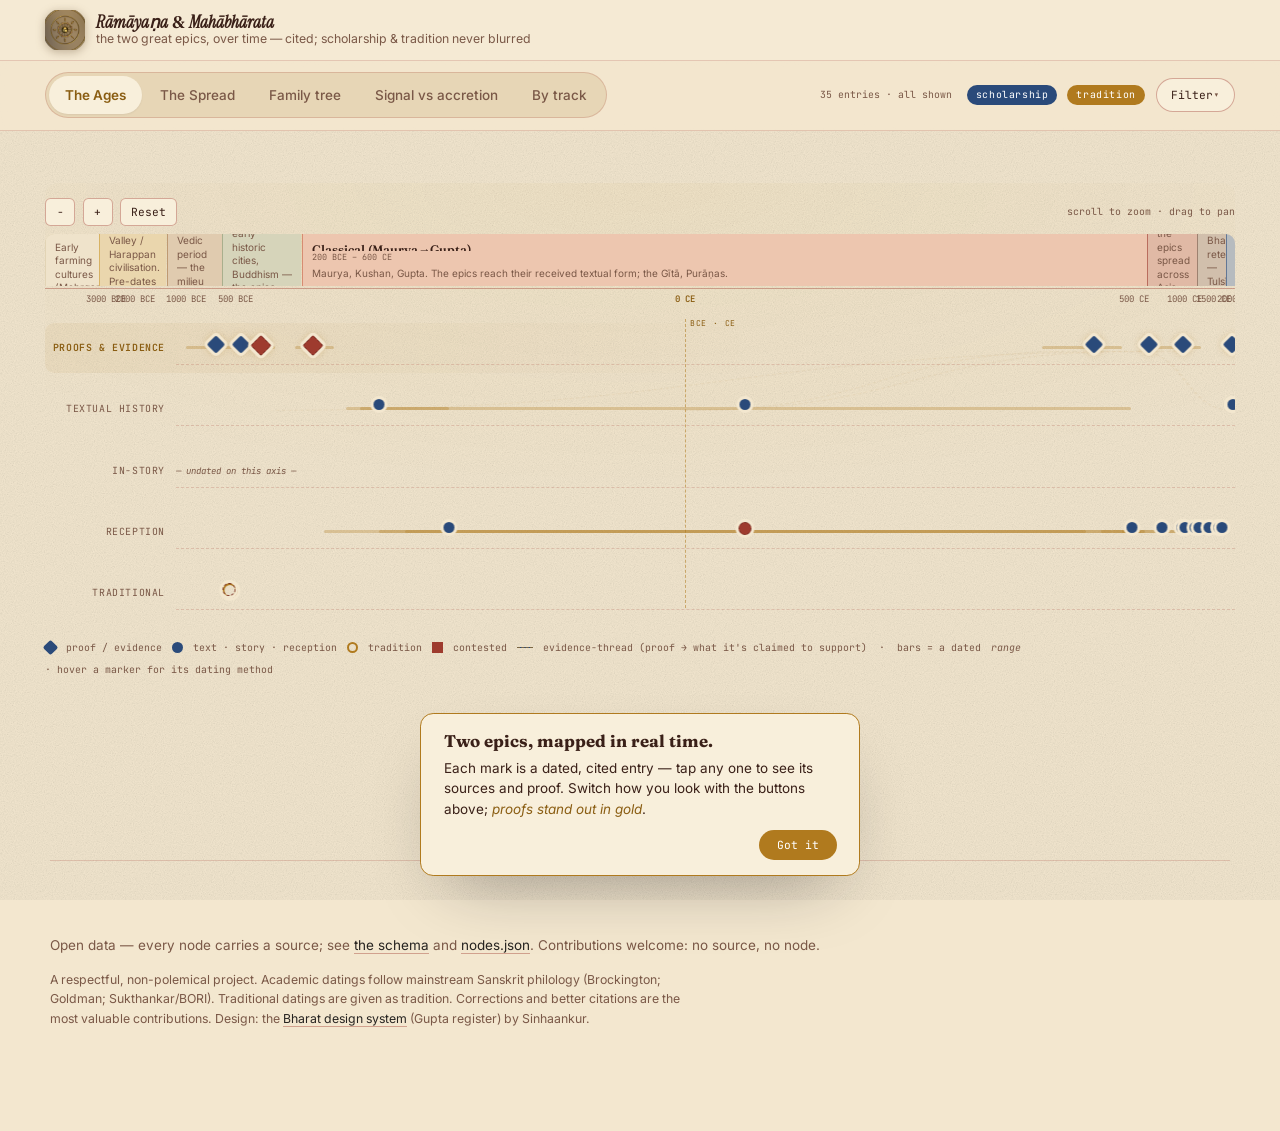
<file: index.html>
<!doctype html>
<html lang="en" class="theme-gupta theme-light">
<head>
  <meta charset="utf-8" />
  <meta name="viewport" content="width=device-width, initial-scale=1" />
  <title>Rāmāyaṇa &amp; Mahābhārata — a cited timeline</title>
  <meta name="description" content="A multi-track, sourced timeline of the Rāmāyaṇa and Mahābhārata: textual history, in-story chronology, reception over time, traditional dating, and proofs — with scholarship and tradition kept distinct." />
  <link rel="icon" href="public/favicon.svg" type="image/svg+xml" />
  <link rel="preconnect" href="https://fonts.googleapis.com" />
  <link rel="preconnect" href="https://fonts.gstatic.com" crossorigin />
  <link href="https://fonts.googleapis.com/css2?family=Fraunces:opsz,wght@9..144,400;9..144,500;9..144,600&family=Instrument+Serif:ital@0;1&family=Inter:wght@400;500;600&family=JetBrains+Mono:wght@400;500&family=Tiro+Devanagari+Sanskrit:ital@0;1&display=swap" rel="stylesheet" />
  <!-- Bharat design system (styles.css) + the Gupta register (theme-gupta.css).
       Author: Sinhaankur. The same house system used across the Bharat atlas —
       reused here so the epics timeline shares one design language. -->
  <link rel="stylesheet" href="design/bharat-styles.css" />
  <link rel="stylesheet" href="design/theme-gupta.css" />
  <link rel="stylesheet" href="src/epics.css" />
</head>
<body>
  <!-- SLIM MASTHEAD — identity only; the SIGNAL (the timeline) is the hero, not
       this. (Framework: Signal over surface area · Prägnanz.) -->
  <header class="masthead">
    <div class="mast-inner">
      <span class="mast-crown" id="hero-crown"><!-- medallion, mounted by JS --></span>
      <span class="mast-titles">
        <span class="mast-title"><em>Rāmāyaṇa</em> &amp; <em>Mahābhārata</em></span>
        <span class="mast-sub">the two great epics, over time — cited; scholarship &amp; tradition never blurred</span>
      </span>
    </div>
  </header>

  <!-- ONE content toolbar: the primary control (which view) as a quiet segmented
       switch, the filter progressively disclosed, the stance-key inline.
       (Framework: One primary action · Progressive disclosure · Hick's Law.) -->
  <div class="toolbar" role="region" aria-label="Timeline controls">
    <div class="viewseg" role="tablist" aria-label="View">
      <button class="seg is-on" data-view="map" role="tab" title="Everything on a deep-time axis">The Ages</button>
      <button class="seg" data-view="geo" role="tab" title="How the story spread across Asia">The Spread</button>
      <button class="seg" data-view="tree" role="tab" title="One source, many retellings">Family tree</button>
      <button class="seg" data-view="layers" role="tab" title="How much is early core vs later addition">Signal vs accretion</button>
      <button class="seg" data-view="list" role="tab" title="By track: text · story · reception · tradition · proofs">By track</button>
    </div>
    <div class="toolbar-right">
      <span id="status-count" class="status-count" aria-live="polite"></span>
      <p class="stance-key">
        <span class="chip chip-scholarship">scholarship</span>
        <span class="chip chip-tradition">tradition</span>
      </p>
      <details class="filter-details">
        <summary>Filter</summary>
        <div class="filter-body">
        <div class="control-group" role="group" aria-label="Epic">
          <span class="control-label">Epic</span>
          <button class="filter is-on" data-filter="epic" data-value="all">Both</button>
          <button class="filter" data-filter="epic" data-value="ramayana">Rāmāyaṇa</button>
          <button class="filter" data-filter="epic" data-value="mahabharata">Mahābhārata</button>
        </div>
        <div class="control-group" role="group" aria-label="Track">
          <span class="control-label">Track</span>
          <button class="filter is-on" data-filter="track" data-value="all">All</button>
          <button class="filter" data-filter="track" data-value="text">Text</button>
          <button class="filter" data-filter="track" data-value="story">Story</button>
          <button class="filter" data-filter="track" data-value="reception">Reception</button>
          <button class="filter" data-filter="track" data-value="tradition">Tradition</button>
          <button class="filter" data-filter="track" data-value="proof">Proofs</button>
        </div>
        <div class="control-group" role="group" aria-label="Stance">
          <span class="control-label">Stance</span>
          <button class="filter is-on" data-filter="stance" data-value="all">Both</button>
          <button class="filter" data-filter="stance" data-value="scholarship">Scholarship</button>
          <button class="filter" data-filter="stance" data-value="tradition">Tradition</button>
        </div>
      </div>
      </details>
    </div>
  </div>

  <main id="timeline" class="ed-page" aria-live="polite">
    <!-- loading skeleton (Aesthetic–usability): a calm placeholder so the stage
         never flashes empty; replaced by app.js once data + fonts are ready. -->
    <div class="skeleton" aria-hidden="true">
      <div class="sk-strip"></div>
      <div class="sk-lane"><span class="sk-label"></span><span class="sk-track"></span></div>
      <div class="sk-lane"><span class="sk-label"></span><span class="sk-track"></span></div>
      <div class="sk-lane"><span class="sk-label"></span><span class="sk-track"></span></div>
      <div class="sk-lane"><span class="sk-label"></span><span class="sk-track"></span></div>
      <p class="sk-note">Loading the timeline…</p>
    </div>
  </main>

  <footer class="foot ed-page">
    <p>
      Open data — every node carries a source; see
      <a href="data/SCHEMA.md">the schema</a> and
      <a href="data/nodes.json">nodes.json</a>. Contributions welcome: no source, no node.
    </p>
    <p class="fine">
      A respectful, non-polemical project. Academic datings follow mainstream Sanskrit
      philology (Brockington; Goldman; Sukthankar/BORI). Traditional datings are given
      as tradition. Corrections and better citations are the most valuable contributions.
      Design: the <a href="https://github.com/sinhaankur/bharat">Bharat design system</a>
      (Gupta register) by Sinhaankur.
    </p>
  </footer>

  <div id="sheet" class="sheet" hidden aria-modal="true" role="dialog"></div>
  <div id="scrim" class="scrim" hidden></div>

  <script type="module" src="src/app.js"></script>
</body>
</html>
</file>
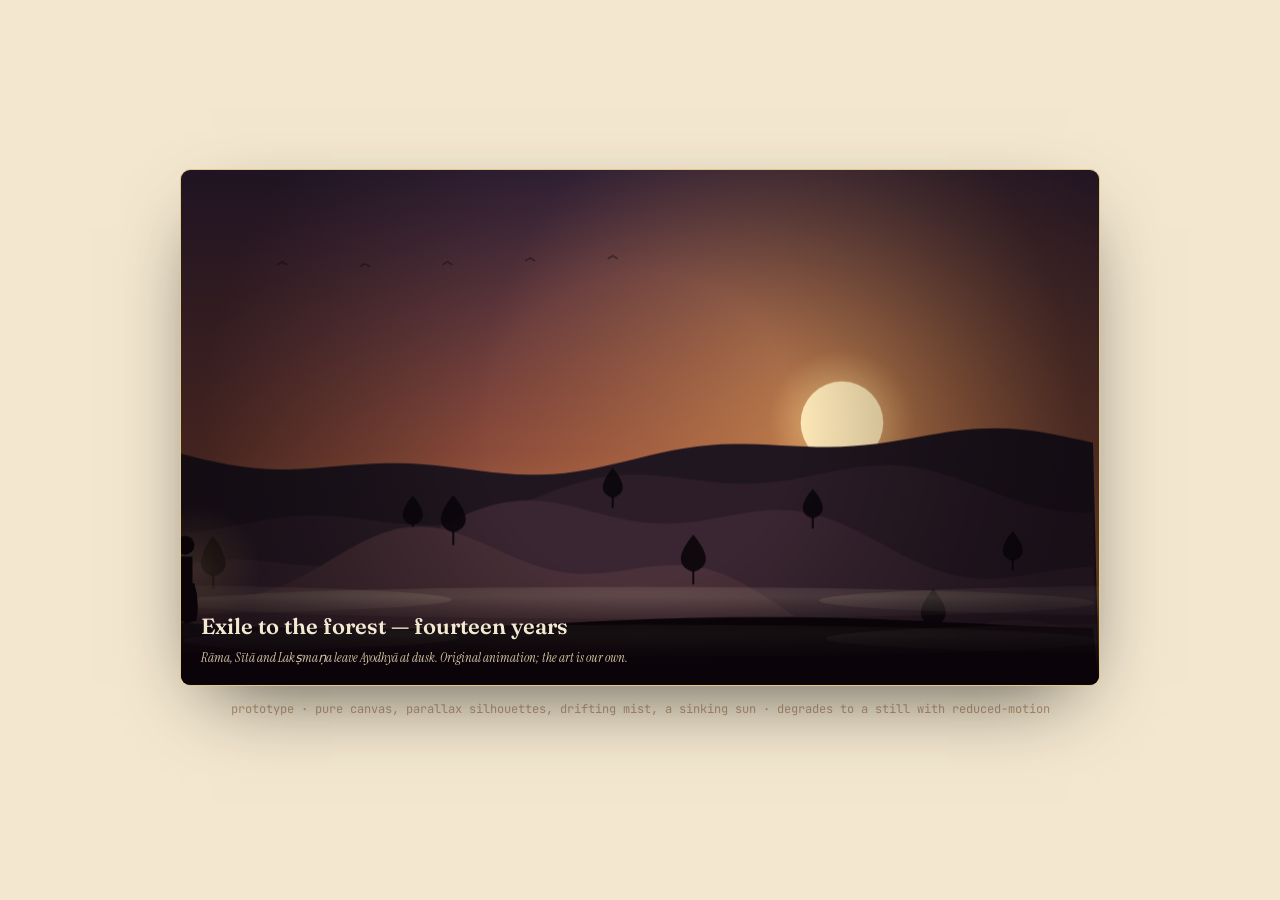
<file: scene-demo.html>
<!doctype html>
<html lang="en" class="theme-gupta theme-light">
<head>
  <meta charset="utf-8" />
  <meta name="viewport" content="width=device-width, initial-scale=1" />
  <title>Story scene — prototype (The Exile)</title>
  <link rel="stylesheet" href="design/bharat-styles.css" />
  <link rel="stylesheet" href="design/theme-gupta.css" />
  <style>
    body { margin: 0; background: #1a0f14; display: grid; place-items: center; min-height: 100vh; font-family: var(--font-sans); }
    .stage { width: min(920px, 94vw); }
    .scene-frame {
      position: relative; aspect-ratio: 16/9; border-radius: 10px; overflow: hidden;
      border: 1px solid color-mix(in oklab, #cba233 45%, transparent);
      box-shadow: 0 30px 80px -30px rgba(0,0,0,.7);
    }
    .scene-frame canvas { width: 100%; height: 100%; display: block; }
    .scene-cap {
      position: absolute; left: 0; right: 0; bottom: 0; padding: 18px 20px 16px;
      background: linear-gradient(to top, rgba(10,4,10,.8), transparent);
      color: #f4ead2; font-family: var(--font-display); font-size: 22px; font-weight: 600;
    }
    .scene-cap em { font-family: var(--font-italic); font-style: italic; display: block; font-size: 13px; font-weight: 400; color: #d8c4a4; margin-top: 4px; }
    .note { color: #b89a78; font-family: var(--font-mono); font-size: 12px; margin-top: 14px; text-align: center; }
  </style>
</head>
<body>
  <div class="stage">
    <div class="scene-frame">
      <canvas id="scene"></canvas>
      <div class="scene-cap">Exile to the forest — fourteen years
        <em>Rāma, Sītā and Lakṣmaṇa leave Ayodhyā at dusk. Original animation; the art is our own.</em>
      </div>
    </div>
    <p class="note">prototype · pure canvas, parallax silhouettes, drifting mist, a sinking sun · degrades to a still with reduced-motion</p>
  </div>
  <script type="module">
    import { mountScene, SCENES } from "./src/story-scene.js";
    const which = new URLSearchParams(location.search).get("s") || "ram-story-exile";
    mountScene(document.getElementById("scene"), SCENES[which] || SCENES["ram-story-exile"]);
  </script>
</body>
</html>
</file>
<file: design/bharat-styles.css>
@import url('https://fonts.googleapis.com/css2?family=Inter:wght@300;400;500;600;700&family=JetBrains+Mono:wght@400;500&family=Fraunces:opsz,wght@9..144,300;9..144,400;9..144,500;9..144,600&family=Instrument+Serif:ital@0;1&family=Rozha+One&family=Karla:wght@400;600;700&family=Noto+Sans+Gurmukhi&family=Noto+Sans+Gujarati&family=Noto+Sans+Oriya&display=swap');

/* Bharati Inspired — our own OFL display face (build_bharati_font.py).
   Bharati-INSPIRED original design (monoline, no shirorekha headline bar);
   NOT the IIT Madras Bharati glyphs. Use via the .bharati utility class. */
@font-face {
  font-family: "Bharati Inspired";
  src: url("assets/fonts/BharatiInspired-Regular.woff2") format("woff2"),
       url("assets/fonts/BharatiInspired-Regular.ttf") format("truetype");
  font-weight: 400;
  font-style: normal;
  font-display: swap;
}
.bharati { font-family: "Bharati Inspired", var(--font-sans, sans-serif); letter-spacing: 0.01em; }

/* Noto self-hosted Indic fonts — bundle_noto_fonts.py · all SIL OFL 1.1.
   So Brahmi/Grantha/Devanagari/… specimen lines always render (no tofu). */
@font-face { font-family:"Noto Sans Brahmi"; src:url("assets/fonts/noto/NotoSansBrahmi-Regular.woff2") format("woff2"); font-display:swap; }
@font-face { font-family:"Noto Sans Grantha"; src:url("assets/fonts/noto/NotoSansGrantha-Regular.woff2") format("woff2"); font-display:swap; }
@font-face { font-family:"Noto Sans Devanagari"; src:url("assets/fonts/noto/NotoSansDevanagari-Regular.woff2") format("woff2"); font-display:swap; }
@font-face { font-family:"Noto Sans Tamil"; src:url("assets/fonts/noto/NotoSansTamil-Regular.woff2") format("woff2"); font-display:swap; }
@font-face { font-family:"Noto Sans Telugu"; src:url("assets/fonts/noto/NotoSansTelugu-Regular.woff2") format("woff2"); font-display:swap; }
@font-face { font-family:"Noto Sans Kannada"; src:url("assets/fonts/noto/NotoSansKannada-Regular.woff2") format("woff2"); font-display:swap; }
@font-face { font-family:"Noto Sans Malayalam"; src:url("assets/fonts/noto/NotoSansMalayalam-Regular.woff2") format("woff2"); font-display:swap; }
@font-face { font-family:"Noto Sans Bengali"; src:url("assets/fonts/noto/NotoSansBengali-Regular.woff2") format("woff2"); font-display:swap; }
@font-face { font-family:"Noto Sans Gujarati"; src:url("assets/fonts/noto/NotoSansGujarati-Regular.woff2") format("woff2"); font-display:swap; }
@font-face { font-family:"Noto Sans Gurmukhi"; src:url("assets/fonts/noto/NotoSansGurmukhi-Regular.woff2") format("woff2"); font-display:swap; }
@font-face { font-family:"Noto Sans Oriya"; src:url("assets/fonts/noto/NotoSansOriya-Regular.woff2") format("woff2"); font-display:swap; }
@font-face { font-family:"Noto Sans Sinhala"; src:url("assets/fonts/noto/NotoSansSinhala-Regular.woff2") format("woff2"); font-display:swap; }
@font-face { font-family:"Noto Sans Meetei Mayek"; src:url("assets/fonts/noto/NotoSansMeeteiMayek-Regular.woff2") format("woff2"); font-display:swap; }
@font-face { font-family:"Noto Sans Ol Chiki"; src:url("assets/fonts/noto/NotoSansOlChiki-Regular.woff2") format("woff2"); font-display:swap; }
.f-brahmi { font-family:"Noto Sans Brahmi", sans-serif; }
.f-grantha { font-family:"Noto Sans Grantha", sans-serif; }
.f-devanagari { font-family:"Noto Sans Devanagari", sans-serif; }
.f-tamil { font-family:"Noto Sans Tamil", sans-serif; }
.f-telugu { font-family:"Noto Sans Telugu", sans-serif; }
.f-kannada { font-family:"Noto Sans Kannada", sans-serif; }
.f-malayalam { font-family:"Noto Sans Malayalam", sans-serif; }
.f-bengali { font-family:"Noto Sans Bengali", sans-serif; }
.f-gujarati { font-family:"Noto Sans Gujarati", sans-serif; }
.f-gurmukhi { font-family:"Noto Sans Gurmukhi", sans-serif; }
.f-odia { font-family:"Noto Sans Oriya", sans-serif; }
.f-sinhala { font-family:"Noto Sans Sinhala", sans-serif; }
.f-meitei { font-family:"Noto Sans Meetei Mayek", sans-serif; }
.f-olchiki { font-family:"Noto Sans Ol Chiki", sans-serif; }

* { box-sizing: border-box; }
[hidden] { display: none !important; }

/* ============================================================
   INK & CRIMSON — Bharat Atlas editorial brand (light theme).
   Bold newsroom look: near-black ink + a confident crimson accent
   on white. Every page reads from these tokens, so the whole site
   re-skins from this one block.
     primary  #16151a  near-black ink (headlines, brand, wordmark)
     accent   #d33a2c  crimson        (links, CTAs, emphasis)
     paper    white · panels warm-grey
   ============================================================ */
:root {
  /* ────────────────────────────────────────────────────────────────
     BHARAT — aligned to sinhaankur.com's design framework.
     Warm off-white paper, amber-gold accent, serif-forward (Fraunces),
     Inter body, JetBrains mono. Gold reads as turmeric/marigold here —
     an Indian warmth that IS the personal brand. Ink is the voice; gold
     is the accent. Every page re-skins from these tokens.
     ──────────────────────────────────────────────────────────────── */
  --brand:            #262320;   /* warm near-black ink — headlines, links, brand voice */
  --brand-ink:        #0a0a0a;   /* near-black for hovers */
  --brand-tint:       #ece8e0;   /* pale ink wash (panels) */
  --accent:           #cc8900;   /* amber-gold (turmeric) — CTAs, emphasis, links, live */
  --accent-ink:       #a06b00;   /* deep amber — hovers */
  --accent-tint:      #f7ecd2;   /* pale gold wash */

  /* warm neutrals (light) — sinhaankur.com paper */
  --background:       #f6f5f1;   /* warm off-white paper */
  --foreground:       #1a1917;   /* near-black ink */
  --muted:            #ece9e2;   /* warm panel fill */
  --muted-foreground: #6b665e;   /* muted warm grey text */
  --border:           #d6d0cb;   /* warm hairline */
  --border-strong:    #c3bcb2;
  --card:             #fbfaf7;   /* card paper — a touch lighter than bg */
  --surface:          #fbfaf7;   /* warm near-white for chips/menus/overlays */
  --surface-2:        #efece5;   /* second surface — hover rows, wells */

  /* semantic (kept for existing pages) */
  --warm:     var(--accent);
  --positive: #00bb7f;           /* emerald (from sinhaankur.com chart-2) */
  --pop:      var(--accent);
  --indigo:   #1447e6;           /* blue-dye — secondary hue (sinhaankur chart-1) */
  --gold:     var(--accent);     /* gold IS the accent now */

  --radius: 0.625rem;
  --radius-sm: 0.375rem;
  --radius-lg: 0.875rem;
  --radius-full: 999px;

  /* type — matches sinhaankur.com: Fraunces display · Inter body · JetBrains mono */
  --font-sans: 'Inter', 'Segoe UI', system-ui, -apple-system, sans-serif;
  --font-mono: 'JetBrains Mono', ui-monospace, SFMono-Regular, Menlo, monospace;
  --font-display: 'Fraunces', 'Instrument Serif', Georgia, serif;
  --font-italic: 'Instrument Serif', Georgia, serif;
  --font-serif: 'Instrument Serif', 'Fraunces', Georgia, serif;   /* alias used by newer pages */

  /* ── TYPE SCALE — one rhythm for the whole site (Vox-style, ~1.2 ratio) ──
     Use these instead of ad-hoc px. Fluid where it helps. */
  --fs-3xs: 0.66rem;    /*  ~10.5px — mono micro-labels, eyebrows        */
  --fs-2xs: 0.75rem;    /*  ~12px   — small mono labels, meta            */
  --fs-xs:  0.82rem;    /*  ~13px   — captions, fine print               */
  --fs-sm:  0.9rem;     /*  ~14px   — secondary body, card text          */
  --fs-base:1rem;       /*  ~16px   — body                               */
  --fs-md:  1.125rem;   /*  ~18px   — lede / large body                  */
  --fs-lg:  1.375rem;   /*  ~22px   — card & block headings              */
  --fs-xl:  clamp(1.5rem, 3vw, 2rem);      /* section headings (h2)      */
  --fs-2xl: clamp(1.9rem, 4.4vw, 2.8rem);  /* page headings (h1)         */
  --fs-3xl: clamp(2.4rem, 6vw, 4rem);      /* hero display               */

  /* ── SPACING SCALE — 4px base, consistent rhythm ── */
  --sp-1: 0.25rem; --sp-2: 0.5rem; --sp-3: 0.75rem; --sp-4: 1rem;
  --sp-5: 1.5rem;  --sp-6: 2rem;   --sp-8: 3rem;    --sp-10: 4rem;  --sp-12: 6rem;

  /* ── ELEVATION — one shadow ladder (replaces ad-hoc box-shadows) ── */
  --shadow-xs: 0 1px 2px rgba(22,21,26,0.06);
  --shadow-sm: 0 2px 8px rgba(22,21,26,0.06);
  --shadow-md: 0 8px 24px -8px rgba(22,21,26,0.18);
  --shadow-lg: 0 18px 44px -20px rgba(22,21,26,0.30);
  --shadow-xl: 0 30px 70px -30px rgba(22,21,26,0.40);
  --ring: 0 0 0 3px var(--accent-tint);       /* focus / active ring */

  --pad-x: 1.5rem;
  --measure: 42rem;              /* comfortable reading measure */
}
@media (min-width: 768px) { :root { --pad-x: 3rem; } }

/* ── Consistent focus-visible ring site-wide (accessibility + polish) ── */
:where(a, button, input, select, textarea, [tabindex]):focus-visible {
  outline: 2px solid var(--accent); outline-offset: 2px; border-radius: var(--radius-sm);
}

html, body {
  margin: 0; padding: 0;
  background: var(--background);
  color: var(--foreground);
  font-family: var(--font-sans);
  font-size: 15px;
  line-height: 1.6;
  -webkit-font-smoothing: antialiased;
  -moz-osx-font-smoothing: grayscale;
}
a { color: var(--brand); text-decoration: none; border-bottom: 1px solid var(--border-strong); transition: color 0.15s, border-color 0.15s; }
a:hover { color: var(--brand-ink); border-color: var(--brand); }

.mono { font-family: var(--font-mono); }
.display {
  font-family: var(--font-display);
  font-weight: 400;
  line-height: 1.1;
  letter-spacing: -0.01em;
}
.display em { font-family: var(--font-italic); font-style: italic; }
.eyebrow {
  font-family: var(--font-mono);
  font-size: 10.5px;
  letter-spacing: 0.08em;
  text-transform: uppercase;
  color: var(--muted-foreground);
}

/* ═══════════ INDIC CHROME (site-nav.js header + footer) ═══════════
   The global header + footer wear the Indic skin faithful to atlas-app's
   SiteHeader/SiteFooter (handoff Atlas Header/Footer.dc.html): stone header,
   vermilion accent, gold seal-ring, dark-brown footer with an 8-script band.
   These --chrome-* tokens are LOCAL to the chrome so the map/page body keeps its
   own amber-gold theme; only the header + footer read them. */
:root {
  --chrome-ground:  #ece3cd;   /* stone header ground */
  --chrome-surface: #f6f0e1;   /* menus / hover wells */
  --chrome-ink:     #2a2018;   /* ink text */
  --chrome-muted:   #6b5c48;   /* muted */
  --chrome-line:    #3a2c1e;   /* 2px rule */
  --chrome-hair:    rgba(58,44,30,.28);
  --chrome-accent:  #cc8900;   /* HOUSE GOLD (Atomic Design System) — CTA, active, hover */
  --chrome-accent-600: #a06b00;
  --chrome-band:    #cc8900;   /* house gold — seal-ring + footer accent */
  --chrome-foot:    #38221a;   /* dark-brown footer ground */
  --chrome-foot-tx: #f0e6d0;   /* footer cream text */
  --chrome-ui:      'Karla', system-ui, -apple-system, sans-serif;
  --chrome-display: 'Rozha One', 'Fraunces', Georgia, serif;
  --chrome-mono:    var(--font-mono);
}

#nav {
  position: sticky; top: 0; z-index: 1000;
  background: var(--chrome-ground);
  border-bottom: 2px solid var(--chrome-line);
  font-family: var(--chrome-ui);
}
.snav-bar {
  display: flex; align-items: center; gap: 26px;
  padding: 9px var(--pad-x);
}
/* ── brand: seal-ring + Bharat. lockup ── */
.brand { display: flex; align-items: center; gap: 11px; text-decoration: none; color: var(--chrome-ink); }
.bha-seal { flex: none; color: var(--chrome-ink); overflow: visible; }
/* grand seal: engraved sunburst rays + a ring that wakes on hover */
.bha-seal .bha-rays { transform-origin: 50px 50px; transition: opacity .5s ease; opacity: .9; }
.bha-seal .bha-ring { transform-origin: 50px 50px; transition: transform 1.1s cubic-bezier(.22,.61,.36,1); }
.brand:hover .bha-seal .bha-ring, .sfoot-brand:hover .bha-seal .bha-ring { transform: rotate(30deg); }
.brand:hover .bha-seal .bha-rays, .sfoot-brand:hover .bha-seal .bha-rays { opacity: 1; }
.brand-lockup { display: flex; flex-direction: column; line-height: 1; }
.brand-word {
  font-family: var(--chrome-display); font-size: 22px; font-weight: 400;
  letter-spacing: 0; color: var(--chrome-ink); line-height: 1;
}
.brand-stop { color: var(--chrome-band); }
.brand-tag { font-family: var(--chrome-ui); font-size: 8.5px; letter-spacing: 0.22em; color: var(--chrome-band); margin-top: 4px; }
.brand:hover .brand-word { color: var(--chrome-accent); }

/* ───────── grouped nav (site-nav.js) ───────── */
.snav-groups { display: flex; gap: 20px; align-items: center; }
.snav-group { position: relative; }
.snav-top {
  background: transparent; border: none; cursor: pointer;
  font-family: var(--chrome-ui); font-size: 14.5px; font-weight: 600; letter-spacing: 0;
  color: var(--chrome-ink); padding: 6px 0; border-bottom: 3px solid transparent;
  display: inline-flex; align-items: center; gap: 6px;
}
.snav-top:hover { color: var(--chrome-accent); }
.snav-group.is-current .snav-top { color: var(--chrome-accent); border-bottom-color: var(--chrome-band); }
.snav-ico-sec { color: var(--chrome-band); flex: none; margin-right: 2px; vertical-align: -2px; }
.snav-top:hover .snav-ico-sec, .snav-group.is-current .snav-ico-sec { color: var(--chrome-accent); }
.snav-caret { font-size: 8px; opacity: 0.55; }
.snav-menu {
  position: absolute; top: 100%; left: 0; min-width: 244px;
  background: var(--chrome-surface); border: 1.5px solid var(--chrome-line);
  border-radius: 0; padding: 0.35rem; margin-top: 9px;
  display: none; flex-direction: column; gap: 1px; z-index: 1100;
  box-shadow: 6px 6px 0 rgba(42,32,24,.18);
}
.snav-group:hover .snav-menu, .snav-group.open .snav-menu { display: flex; }
/* #nav-scoped so these always beat html.theme-dark a (the page ships theme-dark) */
#nav .snav-menu a {
  font-family: var(--chrome-ui); font-size: 13.5px; letter-spacing: 0;
  color: var(--chrome-ink); text-decoration: none; padding: 0.5rem 0.65rem;
  border-radius: 0; border: none; display: flex; align-items: flex-start; gap: 0.6rem;
}
#nav .snav-menu a .snav-t { display: block; color: var(--chrome-ink); }
#nav .snav-menu a:hover { color: var(--chrome-accent); background: color-mix(in srgb, var(--chrome-band) 16%, transparent); }
#nav .snav-menu a:hover .snav-t { color: var(--chrome-accent); }
.snav-ico { flex: none; width: 1.25em; text-align: center; font-size: 14px; line-height: 1.35; opacity: 0.85; }
#nav .snav-menu a:not(.snav-has-hint) .snav-ico { opacity: 0.45; }
.snav-body { display: flex; flex-direction: column; gap: 1px; min-width: 0; }
#nav .snav-menu a.snav-cur { background: color-mix(in srgb, var(--chrome-accent) 12%, transparent); box-shadow: inset 3px 0 0 var(--chrome-accent); }
#nav .snav-menu a.snav-cur .snav-t { color: var(--chrome-accent); font-weight: 600; }
.snav-ext { font-size: 0.85em; opacity: 0.6; }
#nav .snav-menu a .snav-hint { font-size: 10.5px; color: var(--chrome-muted); letter-spacing: 0.01em; line-height: 1.35; }
#nav .snav-menu a:hover .snav-hint { color: var(--chrome-ink); }
#nav .snav-front .snav-t { color: var(--chrome-accent); font-weight: 700; }

/* ── L3 nested nav (items with children[]) ── */
#nav .snav-sub { display: flex; flex-direction: column; }
#nav .snav-sublist { display: flex; flex-direction: column; margin: 2px 0 4px 0;
  border-left: 1px solid color-mix(in srgb, var(--chrome-accent) 32%, transparent); margin-left: 22px; }
#nav .snav-sublist a { padding-top: 5px; padding-bottom: 5px; }
#nav .snav-sublist a .snav-t { font-size: 12.5px; }
#nav .snav-sublist .snav-ico { display: none; }        /* L3 rows are text-forward */
#nav .snav-menu a.snav-has-kids { font-weight: 600; }

/* ── actions: search field + CTA ── */
.snav-actions { display: flex; align-items: center; gap: 14px; margin-left: auto; }
.snav-search {
  display: flex; align-items: center; gap: 10px; cursor: pointer;
  border: 1.5px solid var(--chrome-hair); background: transparent; color: var(--chrome-muted);
  padding: 8px 12px; font: 400 12.5px var(--chrome-ui); border-radius: 0; min-width: 170px;
}
.snav-search:hover { border-color: var(--chrome-ink); color: var(--chrome-ink); }
.snav-search-label { white-space: nowrap; }
.snav-search-key { margin-left: auto; border: 1px solid var(--chrome-hair); padding: 0 5px; font: 400 10.5px var(--chrome-mono); }
.snav-cta {
  display: inline-block; background: var(--chrome-accent); color: var(--chrome-surface);
  padding: 10px 18px; font: 600 14px var(--chrome-ui); text-decoration: none; border-radius: 0;
  transition: background .16s ease, transform .12s cubic-bezier(.2,.7,.2,1), box-shadow .16s ease;
}
.snav-cta:hover { background: var(--chrome-accent-600); color: var(--chrome-surface); transform: translateY(-1px); box-shadow: 3px 4px 0 rgba(42,32,24,.25); }
.snav-cta:active { transform: translateY(1px); box-shadow: none; }
.sfoot-sub { transition: transform .12s cubic-bezier(.2,.7,.2,1), box-shadow .16s ease; }
.sfoot-sub:hover { transform: translateY(-1px); box-shadow: 3px 4px 0 rgba(0,0,0,.3); }
.sfoot-sub:active { transform: translateY(1px); box-shadow: none; }
html[data-reduce-motion="1"] .snav-cta:hover, html[data-reduce-motion="1"] .sfoot-sub:hover { transform: none; box-shadow: none; }

.snav-burger { display: none; background: transparent; border: 1.5px solid var(--chrome-ink); color: var(--chrome-ink); width: 40px; height: 40px; font-size: 18px; cursor: pointer; border-radius: 0; }

@media (max-width: 900px) {
  .snav-burger { display: block; order: 3; }
  .brand { order: 1; margin-right: auto; }
  .snav-search-label, .snav-search-key { display: none; }
  .snav-search { min-width: 40px; padding: 8px 10px; }
  .snav-groups { order: 4; display: none; position: absolute; top: 100%; left: 0; right: 0;
    max-height: calc(100vh - 56px); overflow-y: auto;
    background: var(--chrome-surface); border-bottom: 2px solid var(--chrome-line);
    flex-direction: column; align-items: stretch; gap: 0; padding: 0.25rem var(--pad-x) 1rem; }
  .snav.snav-open .snav-groups { display: flex; }
  .snav-group { width: 100%; border-bottom: 1px solid var(--chrome-hair); }
  .snav-group:last-child { border-bottom: 0; }
  .snav-top { width: 100%; text-align: left; display: flex; justify-content: space-between; align-items: center;
    padding: 0.85rem 0.4rem; font-size: 15px; border-bottom: 0; }
  .snav-top .snav-caret { transition: transform 0.15s ease; }
  .snav-group.open .snav-top .snav-caret { transform: rotate(180deg); }
  .snav-group.is-current .snav-top { box-shadow: inset 3px 0 0 var(--chrome-band); }
  .snav-menu { position: static; display: none; border: none; box-shadow: none; padding: 0 0 0.5rem 0.6rem; margin: 0; background: transparent; }
  .snav-group.open .snav-menu { display: flex; }
  .snav-group:hover .snav-menu { display: none; }
  .snav-menu a { padding: 0.6rem 0.5rem; }
}

/* ───────── Indic footer (site-nav.js) ───────── */
#sfoot { margin-top: 4rem; background: var(--chrome-foot); color: var(--chrome-foot-tx); font-family: var(--chrome-ui); }
#sfoot a { color: var(--chrome-foot-tx); text-decoration: none; }
#sfoot a:hover { color: var(--chrome-band); }
.sfoot-news { max-width: 1240px; margin: 0 auto; padding: 34px var(--pad-x); display: flex; align-items: center; justify-content: space-between; gap: 24px; flex-wrap: wrap; border-bottom: 1px solid color-mix(in srgb, var(--chrome-band) 35%, transparent); }
.sfoot-news-t { font-family: var(--chrome-display); font-size: 24px; margin: 0; color: var(--chrome-foot-tx); }
.sfoot-news-s { font-size: 13px; color: rgba(240,230,208,.65); margin: 6px 0 0; max-width: 52ch; }
.sfoot-news-form { display: flex; }
.sfoot-input { background: transparent; border: 1.5px solid rgba(240,230,208,.4); color: var(--chrome-foot-tx); padding: 11px 14px; font: 400 14px var(--chrome-ui); min-width: 210px; outline: none; border-radius: 0; }
.sfoot-sub { background: var(--chrome-band); color: #2a1610; border: 0; padding: 11px 20px; font: 700 14px var(--chrome-ui); cursor: pointer; border-radius: 0; }
.sfoot-cols { max-width: 1240px; margin: 0 auto; padding: 40px var(--pad-x) 46px; display: grid; grid-template-columns: 1.4fr repeat(3, 1fr); gap: 38px 30px; }
@media (max-width: 760px) { .sfoot-cols { grid-template-columns: 1fr 1fr; } }
.sfoot-mark { display: inline-flex; align-items: center; gap: 11px; }
.sfoot-brand .bha-seal { color: var(--chrome-foot-tx); }
.sfoot-brand .brand-word { color: var(--chrome-foot-tx); }
.sfoot-credo-p { font-style: italic; font-size: 13.5px; color: rgba(240,230,208,.75); margin: 16px 0 0; }
.sfoot-social { display: flex; gap: 16px; margin-top: 14px; font-size: 12.5px; }
.sfoot-col { display: flex; flex-direction: column; gap: 9px; }
.sfoot-h { display: inline-flex; align-items: center; gap: 8px; font-family: var(--chrome-ui); font-size: 10.5px; letter-spacing: 0.14em; text-transform: uppercase; color: var(--chrome-band); border-bottom: 1px solid color-mix(in srgb, var(--chrome-band) 40%, transparent); padding-bottom: 9px; margin-bottom: 8px; }
.sfoot-h-ico { color: var(--chrome-band); flex: none; }
.sfoot-col { gap: 2px; }
.sfoot-link { display: inline-flex; align-items: center; gap: 9px; font-size: 14px; line-height: 1; padding: 6px 8px 6px 0; border-radius: 0; transition: color .14s ease, transform .12s cubic-bezier(.2,.7,.2,1); }
.sfoot-link:hover { transform: translateX(3px); }
.sfoot-lico { flex: none; color: color-mix(in srgb, var(--chrome-foot-tx) 55%, var(--chrome-band)); opacity: .8; transition: color .14s ease, opacity .14s ease; }
.sfoot-link:hover .sfoot-lico { color: var(--chrome-band); opacity: 1; }
.sfoot-saw { height: 10px; background-image: conic-gradient(from 135deg at 50% 0%, color-mix(in srgb, var(--chrome-band) 55%, transparent) 0deg 90deg, transparent 90deg 360deg); background-size: 14px 10px; background-repeat: repeat-x; }
.sfoot-base { max-width: 1240px; margin: 0 auto; padding: 16px var(--pad-x) 22px; display: flex; align-items: center; justify-content: space-between; gap: 16px; flex-wrap: wrap; font-size: 12.5px; color: rgba(240,230,208,.6); border-top: 1px solid color-mix(in srgb, var(--chrome-band) 30%, transparent); }
.sfoot-scripts { font-size: 15px; letter-spacing: 0.4em; color: rgba(240,230,208,.8);
  font-family: 'Noto Sans Devanagari','Noto Sans Bengali','Noto Sans Gurmukhi','Noto Sans Gujarati','Noto Sans Oriya','Noto Sans Telugu','Noto Sans Kannada','Noto Sans Malayalam', var(--chrome-ui), sans-serif; }
.sfoot-credo { font-size: 10.5px; letter-spacing: 0.12em; color: var(--chrome-band); }

/* ───────── News-bubble map layer ───────── */
.news-toggle-ctl { margin: 8px; }
.news-toggle-btn {
  background: oklch(0.975 0.006 80 / 0.92); color: var(--foreground);
  border: 1px solid var(--border-strong); border-radius: var(--radius-sm);
  font-family: var(--font-mono); font-size: 11px; letter-spacing: 0.03em;
  padding: 0.4rem 0.7rem; cursor: pointer; backdrop-filter: blur(8px);
}
.news-toggle-btn:hover { border-color: var(--foreground); }
.news-toggle-btn.on { background: var(--warm); color: oklch(0.97 0 0); border-color: transparent; font-weight: 600; }
.news-bubble { animation: bubblePulse 2.6s ease-in-out infinite; }
.news-bubble--flag { animation: bubblePulse 1.6s ease-in-out infinite; }
@keyframes bubblePulse { 0%,100% { opacity: 0.85; } 50% { opacity: 0.45; } }
.news-bubble-tip {
  background: var(--surface); color: var(--foreground);
  border: 1px solid var(--border-strong); border-radius: var(--radius-sm);
  font-family: var(--font-sans); font-size: 11px; line-height: 1.4; padding: 6px 9px;
}
.news-bubble-tip b { color: oklch(0.48 0.150 78); }
.leaflet-tooltip.news-bubble-tip::before { display: none; }

/* Hazard & zoning pins — annotate the map with pinned CRZ/unsafe/flood/channel data */
.haz-divicon { background: none; border: none; }
.haz-pin {
  width: 26px; height: 26px; display: flex; align-items: center; justify-content: center;
  font-size: 14px; line-height: 1; border-radius: 50%;
  background: color-mix(in oklch, var(--hc) 30%, oklch(0.14 0.01 250)); color: #fff;
  border: 2px solid var(--hc); box-shadow: 0 1px 6px oklch(0 0 0 / 0.55);
  cursor: pointer; position: relative;
}
.haz-pin:hover { transform: scale(1.15); transition: transform .12s; }
/* "built where water returns" pins pulse gently so the developer-on-floodplain story stands out */
.haz-pin--enc { background: color-mix(in oklch, var(--hc) 45%, oklch(0.14 0.01 250)); animation: hazEncPulse 2.4s ease-in-out infinite; }
@keyframes hazEncPulse { 0%,100% { box-shadow: 0 1px 6px oklch(0 0 0 / 0.55); } 50% { box-shadow: 0 1px 6px oklch(0 0 0 / 0.55), 0 0 0 5px oklch(0.66 0.20 32 / 0.22); } }
.haz-pin-n {
  position: absolute; top: -5px; right: -5px; min-width: 13px; height: 13px; padding: 0 2px;
  border-radius: 999px; background: var(--hc); color: #0c0c0c;
  font-family: var(--font-mono); font-size: 8.5px; font-weight: 700;
  display: flex; align-items: center; justify-content: center; box-sizing: border-box;
}
.haz-tip {
  background: oklch(0.15 0.01 250); color: var(--foreground);
  border: 1px solid var(--border-strong); border-radius: var(--radius-sm);
  font-family: var(--font-sans); font-size: 11px; line-height: 1.5; padding: 6px 9px; max-width: 260px;
}
.haz-tip b { color: var(--foreground); }
.leaflet-tooltip.haz-tip::before { display: none; }
.mlp-dim { color: var(--muted-foreground); font-size: 8.5px; }

.country-pick {
  display: inline-flex; align-items: center; margin-left: 0.6rem;
  background: oklch(0.97 0 0); border: 1px solid var(--border-strong);
  border-radius: 999px; padding: 0 0.25rem;
}
.country-pick select {
  background: transparent; color: var(--foreground); border: none; outline: none;
  font-family: var(--font-mono); font-size: 11px; letter-spacing: 0.03em;
  padding: 4px 6px 4px 10px; cursor: pointer; appearance: none;
  -webkit-appearance: none; -moz-appearance: none;
  padding-right: 1.6rem;
  background-image: url("data:image/svg+xml;utf8,<svg xmlns='http://www.w3.org/2000/svg' width='10' height='10' viewBox='0 0 10 10'><path d='M2 3.5l3 3 3-3' stroke='%23b3b3b3' stroke-width='1.2' fill='none' stroke-linecap='round'/></svg>");
  background-repeat: no-repeat; background-position: right 0.5rem center;
}
.country-pick select option { background: var(--surface); color: var(--foreground); }
.country-pick:hover { border-color: var(--foreground); }

/* ─────── India fiscal section — single-screen ─────── */
.india-fullbleed {
  background: oklch(1 0 0);
  max-width: none;
  padding: 0;
  margin: 0;
  width: 100%;
}
.india-shell {
  display: grid;
  grid-template-columns: minmax(0, 1.7fr) minmax(360px, 0.95fr);
  height: calc(100vh - 56px);
  min-height: 720px;
  width: 100%;
  transition: grid-template-columns 0.28s ease;
}
/* EMBED MODE (inside the hero app's ?embed=1 panel): no site header, so use the full
   viewport height and drop the 720px floor. On a narrow panel, stack the map over its
   side-panel (single column) so the map fills the width and its tiles load properly. */
html.embed-mode body { margin: 0; }
html.embed-mode .india-shell { height: 100vh; min-height: 0; }
@media (max-width: 760px) {
  html.embed-mode .india-shell { grid-template-columns: 1fr; grid-template-rows: 62vh auto; }
}
/* Immersive "India in pixels" mode — panel collapses, map goes near-full-width. */
.india-shell.map-expanded { grid-template-columns: 1fr 0fr; }
.india-shell.map-expanded .india-side-panel { opacity: 0; pointer-events: none; padding: 0; border: 0; }
@media (max-width: 980px) {
  .india-shell { grid-template-columns: 1fr; height: auto; min-height: 0; }
  .india-shell.map-expanded { grid-template-columns: 1fr; }
}

.india-map-side {
  position: relative;
  height: 100%;
  min-height: 0;
  padding: 0;                 /* full-bleed map (Worldmonitor-style) */
  background: oklch(1 0 0);
}
@media (max-width: 980px) {
  .india-map-side { padding: 0; height: 62vh; min-height: 460px; }
}

.india-side-panel {
  height: 100%;
  min-height: 0;
  overflow-y: auto;
  overflow-x: hidden;
  padding: 1.15rem 1.15rem 1.25rem;
  border-left: 1px solid var(--border);
  /* translucent glass panel floating over the map edge */
  background: oklch(0.11 0.004 250 / 0.82);
  backdrop-filter: blur(10px);
  display: flex;
  flex-direction: column;
  gap: 0.85rem;
}
@media (max-width: 980px) {
  .india-side-panel { height: auto; overflow: visible; border-left: none; border-top: 1px solid var(--border); background: oklch(1 0 0); backdrop-filter: none; }
}

.india-side-header {
  flex: 0 0 auto;
  display: flex;
  justify-content: space-between;
  align-items: flex-start;
  gap: 1rem;
}
.india-side-header .eyebrow { margin-bottom: 0.3rem; }
.india-display {
  font-size: clamp(1.25rem, 1.8vw, 1.6rem);
  line-height: 1.15;
  margin: 0 0 0.4rem;
}
.india-side-sub {
  font-size: 12px;
  line-height: 1.5;
  color: var(--muted-foreground);
  margin: 0;
  max-width: 460px;
}
.india-ref-link {
  font-family: var(--font-mono);
  font-size: 10.5px;
  letter-spacing: 0.04em;
  text-transform: uppercase;
  color: var(--muted-foreground);
  text-decoration: none;
  padding: 4px 10px;
  border: 1px solid var(--border-strong);
  border-radius: 999px;
  white-space: nowrap;
  flex: 0 0 auto;
}
.india-ref-link:hover { color: var(--foreground); border-color: var(--foreground); }

.india-controls {
  flex: 0 0 auto;
  display: flex;
  flex-direction: column;
  gap: 0.55rem;
  padding: 0.75rem;
  background: var(--surface);
  border: 1px solid var(--border);
  border-radius: var(--radius-lg);
}
.india-view-group { display: flex; gap: 4px; flex-wrap: wrap; }
.ind-btn {
  font-family: var(--font-mono);
  font-size: 11px;
  letter-spacing: 0.04em;
  text-transform: uppercase;
  padding: 6px 12px;
  border: 1px solid var(--border-strong);
  background: transparent;
  color: var(--muted-foreground);
  border-radius: 999px;
  cursor: pointer;
  transition: background 0.12s ease, color 0.12s ease, border-color 0.12s ease;
}
.ind-btn:hover { color: var(--foreground); border-color: var(--muted-foreground); }
/* Active layer button carries the warm accent (matching the map's active-layer badge
   + the "map is colouring by" panel) so the eye locks onto what's currently shown. */
.ind-btn.active { background: var(--warm); color: oklch(0.97 0 0); border-color: var(--warm); font-weight: 600; box-shadow: 0 0 0 3px oklch(0.82 0.16 78 / 0.18); }

.india-year-group {
  display: flex;
  align-items: center;
  gap: 0.75rem;
  flex: 1;
}
.india-year-label {
  font-size: 10.5px;
  letter-spacing: 0.05em;
  text-transform: uppercase;
  color: var(--muted-foreground);
}
.india-year-value {
  font-size: 13px;
  color: var(--foreground);
  min-width: 48px;
  text-align: right;
}
#india-year {
  flex: 1;
  -webkit-appearance: none;
  appearance: none;
  height: 4px;
  background: var(--border-strong);
  border-radius: 999px;
  outline: none;
  cursor: pointer;
}
#india-year::-webkit-slider-thumb {
  -webkit-appearance: none;
  appearance: none;
  width: 16px; height: 16px;
  border-radius: 50%;
  background: var(--foreground);
  border: 2px solid var(--surface);
  cursor: pointer;
  box-shadow: 0 1px 3px rgba(0,0,0,0.5);
}
#india-year::-moz-range-thumb {
  width: 14px; height: 14px;
  border-radius: 50%;
  background: var(--foreground);
  border: 2px solid var(--surface);
  cursor: pointer;
}

.india-fc-strip {
  display: grid;
  grid-template-columns: 1fr 5fr 4fr;
  gap: 2px;
  height: 6px;
  margin: 0.35rem 0 1.1rem;   /* extra bottom margin to make room for labels below */
  border-radius: 4px;
  overflow: visible;
  position: relative;
}
.india-fc-strip .fc-seg { position: relative; border-radius: 2px; }
.india-fc-strip .fc-seg .fc-label {
  position: absolute;
  top: 9px;        /* below the strip, not above the slider */
  left: 0;
  right: 0;
  text-align: center;
  font-family: var(--font-mono);
  font-size: 9px;
  color: var(--muted-foreground);
  letter-spacing: 0.03em;
  white-space: nowrap;
  overflow: hidden;
  text-overflow: ellipsis;
  pointer-events: none;
}
.india-fc-strip .fc-seg.fc-13 { background: oklch(0.32 0.02 240); }
.india-fc-strip .fc-seg.fc-14 { background: oklch(0.45 0.13 250); }
.india-fc-strip .fc-seg.fc-15 { background: oklch(0.55 0.18 30); }
.india-fc-strip .fc-marker {
  position: absolute;
  top: -3px; bottom: -3px;
  width: 2px;
  background: var(--foreground);
  border-radius: 2px;
  transition: left 0.15s ease;
  pointer-events: none;
  z-index: 2;
}

#india-map-wrap {
  position: relative;
  height: 100%;
  border-radius: 0;              /* full-bleed */
  overflow: hidden;
  border: none;
  background: var(--surface);
}
#india-map { height: 100%; width: 100%; background: oklch(1 0 0); }
.leaflet-control-attribution { background: oklch(0.97 0 0 / 0.7) !important; color: var(--muted-foreground) !important; font-size: 9.5px !important; padding: 2px 6px !important; }
.leaflet-control-attribution a { color: var(--muted-foreground) !important; }
.leaflet-control-zoom a {
  background: oklch(0.97 0 0) !important;
  color: var(--foreground) !important;
  border: 1px solid var(--border) !important;
}
/* basemap layer control (dark theme) */
.leaflet-control-layers {
  background: oklch(0.975 0.006 80 / 0.95) !important;
  border: 1px solid var(--border-strong) !important;
  color: var(--foreground) !important;
  border-radius: var(--radius-sm) !important;
  font-family: var(--font-mono) !important; font-size: 11px !important;
}
.leaflet-control-layers-toggle { background-color: oklch(0.97 0 0) !important; border: 1px solid var(--border) !important; }
.leaflet-control-layers label { color: var(--foreground) !important; margin: 2px 0 !important; }
.leaflet-control-layers-separator { border-top: 1px solid var(--border) !important; }
/* ── Unified LAYERS panel (top-left of the map) ───────────────────────────── */
.mlp {
  position: absolute; top: 12px; left: 12px; z-index: 600;
  background: oklch(0.15 0.005 240 / 0.94); border: 1px solid var(--border-strong);
  border-radius: var(--radius); padding: 9px 11px; width: 238px; max-width: 66vw;
  backdrop-filter: blur(4px); box-shadow: 0 4px 18px oklch(0 0 0 / 0.4);
  font-size: 11px; color: var(--foreground); max-height: 82%; overflow-y: auto;
}
.mlp-toggle {
  background: oklch(0.16 0.005 240 / 0.94); color: var(--foreground);
  border: 1px solid var(--border-strong); border-radius: var(--radius);
  font-family: var(--font-mono); font-size: 11px; padding: 5px 10px; cursor: pointer;
  backdrop-filter: blur(4px);
}
.mlp-toggle:hover { border-color: var(--warm); }
.mlp-head { display: flex; align-items: center; justify-content: space-between; margin-bottom: 4px; }
.mlp-title { font-family: var(--font-mono); font-size: 10px; letter-spacing: 0.1em; text-transform: uppercase; color: oklch(0.48 0.120 78); }
.mlp-collapse { background: none; border: none; color: var(--muted-foreground); cursor: pointer; font-size: 12px; line-height: 1; padding: 2px 4px; }
.mlp-collapse:hover { color: var(--foreground); }
.mlp-sec-h { font-family: var(--font-mono); font-size: 8.5px; letter-spacing: 0.08em; text-transform: uppercase; color: var(--muted-foreground); margin: 8px 0 4px; }
.mlp-bases, .mlp-data, .mlp-facets { display: flex; flex-wrap: wrap; gap: 3px; }
.mlp-presets { display: flex; flex-wrap: wrap; gap: 4px; }
.mlp-preset {
  font-family: var(--font-mono); font-size: 9.5px; padding: 3px 8px; border-radius: 999px;
  border: 1px solid var(--border); background: oklch(0.22 0.01 250); color: var(--foreground);
  cursor: pointer; transition: border-color .12s, background .12s, color .12s;
}
.mlp-preset:hover { border-color: var(--border-strong); }
.mlp-preset.on { background: oklch(0.66 0.16 250 / 0.25); border-color: oklch(0.66 0.16 250); color: oklch(0.48 0.100 250); }
.mlp-base, .mlp-data-btn, .mlp-facet {
  font-family: var(--font-mono); font-size: 9.5px; padding: 3px 7px; border-radius: 5px;
  border: 1px solid var(--border); background: oklch(0.97 0 0); color: var(--foreground);
  cursor: pointer; transition: border-color .12s, background .12s, color .12s;
}
.mlp-base:hover, .mlp-data-btn:hover, .mlp-facet:hover { border-color: var(--border-strong); }
.mlp-base.on, .mlp-data-btn.on { background: oklch(0.78 0.16 70 / 0.2); border-color: oklch(0.48 0.160 70); color: oklch(0.48 0.150 76); }
.mlp-facet { font-size: 9px; padding: 2px 6px; border-radius: 999px; }
.mlp-facet.on { background: oklch(0.72 0.13 200 / 0.22); border-color: oklch(0.48 0.130 200); color: oklch(0.48 0.110 200); }
.mlp-facets { margin-top: 5px; }
.mlp-check { display: flex; align-items: center; gap: 6px; font-size: 10.5px; color: var(--foreground); margin: 3px 0; cursor: pointer; }
.mlp-check input { accent-color: oklch(0.74 0.16 70); }
.mlp-check input:disabled { opacity: 0.4; }
.mlp-check:has(input:disabled) { color: var(--muted-foreground); cursor: not-allowed; }
/* Colour-strength dial — one slider scaling every data-colour fill vs the basemap */
.mlp-alpha { display: flex; align-items: center; gap: 6px; font-family: var(--font-mono); font-size: 9.5px; color: var(--muted-foreground); margin: 5px 0 2px; cursor: pointer; }
.mlp-alpha input { flex: 1; min-width: 60px; accent-color: oklch(0.74 0.16 70); }
.mlp-alpha #mlp-alpha-val { color: var(--foreground); min-width: 3.5ch; text-align: right; }
.mlp-legend { display: flex; flex-wrap: wrap; gap: 3px 8px; margin-top: 6px; padding-top: 5px; border-top: 1px dashed var(--border); }
.mlp-leg { display: flex; align-items: center; gap: 4px; font-size: 9.5px; color: var(--muted-foreground); font-family: var(--font-mono); }
.mlp-chip { width: 11px; height: 11px; border-radius: 3px; display: inline-block; }
.mlp-chip-flag { background: oklch(0.65 0.22 25); }
.mlp-leg-note { font-size: 9px; color: var(--muted-foreground); font-style: italic; }
/* Continuous gradient legend — matches the smooth choropleth (not fake chips). */
.mlp-grad-wrap { flex-basis: 100%; margin-top: 2px; }
.mlp-grad { display: block; height: 9px; border-radius: 3px; border: 1px solid oklch(1 0 0 / 0.12); }
.mlp-grad-ends { display: flex; justify-content: space-between; font-family: var(--font-mono); font-size: 8.5px; color: var(--muted-foreground); margin-top: 2px; }
.mlp-hint { font-size: 9.5px; color: var(--muted-foreground); line-height: 1.45; margin-top: 6px; padding-top: 5px; border-top: 1px dashed var(--border); }
.mlp-elev-legend { margin: 0 0 4px 22px; }
.mlp-elev-bar { height: 8px; border-radius: 3px; border: 1px solid var(--border); }
.mlp-elev-ticks { display: flex; justify-content: space-between; font-family: var(--font-mono); font-size: 8px; color: var(--muted-foreground); margin-top: 1px; }
.mlp-tip { font-size: 9px; line-height: 1.4; color: oklch(0.48 0.100 78); background: oklch(0.3 0.08 78 / 0.18); border-radius: 4px; padding: 3px 6px; margin: 2px 0 4px 22px; }
.mlp-tip b { color: oklch(0.48 0.120 78); }
.mlp-base { white-space: nowrap; }
.mlp-hd-add {
  margin-top: 4px; width: 100%; cursor: pointer; text-align: left;
  background: oklch(0.22 0.03 250 / 0.5); color: oklch(0.48 0.090 230);
  border: 1px dashed oklch(0.5 0.08 240 / 0.7); border-radius: 4px;
  padding: 3px 7px; font-family: var(--font-mono); font-size: 9px; letter-spacing: 0.02em;
}
.mlp-hd-add:hover { border-color: var(--warm); color: oklch(0.48 0.130 210); }
.mlp-live { font-family: var(--font-mono); font-size: 8px; color: oklch(0.48 0.200 25); letter-spacing: 0.05em; animation: mlp-pulse 2s ease-in-out infinite; }
@keyframes mlp-pulse { 0%,100% { opacity: 1; } 50% { opacity: 0.4; } }
.mlp-wx-time { font-family: var(--font-mono); font-size: 8px; color: var(--muted-foreground); margin-left: auto; }
.mlp-check { justify-content: flex-start; }
.map-home-btn {
  background: oklch(0.16 0.005 240 / 0.94); color: var(--foreground);
  border: 1px solid var(--border-strong); border-radius: 5px;
  font-family: var(--font-mono); font-size: 11px; padding: 5px 9px; cursor: pointer;
  backdrop-filter: blur(4px); box-shadow: 0 2px 8px oklch(0 0 0 / 0.4);
}
.map-home-btn:hover { border-color: var(--warm); color: oklch(0.48 0.150 78); }
/* Deep-zoom honesty note — bottom-centre when past the source's real resolution */
.deep-zoom-note {
  position: absolute; bottom: 62px; left: 50%; transform: translateX(-50%);
  z-index: 500; display: none; pointer-events: none;
  background: oklch(0.16 0.03 60 / 0.92); color: oklch(0.48 0.110 78);
  border: 1px solid oklch(0.5 0.12 70 / 0.6); border-radius: 999px;
  padding: 4px 12px; font-family: var(--font-mono); font-size: 10px;
  backdrop-filter: blur(4px); max-width: 90vw; text-align: center;
}

/* "Now showing" active-layer badge — top-centre, below the search box. Always tells
   the user which layer is colouring the map (CRZ / flood / zoning / money…). */
.active-layer-badge {
  position: absolute; top: 54px; left: 50%; transform: translateX(-50%);
  z-index: 620; cursor: pointer; display: flex; align-items: center; gap: 6px;
  background: oklch(0.16 0.01 250 / 0.92); border: 1px solid var(--border-strong);
  border-radius: 999px; padding: 3px 12px; backdrop-filter: blur(5px);
  font-size: 11px; color: var(--foreground); box-shadow: 0 2px 10px oklch(0 0 0 / 0.35);
  max-width: 82vw; white-space: nowrap; overflow: hidden; text-overflow: ellipsis;
  transition: border-color .15s, color .15s;
}
.active-layer-badge:hover { border-color: var(--warm); }
.active-layer-badge .alb-dot { width: 7px; height: 7px; border-radius: 50%; background: oklch(0.82 0.16 78); flex: none; box-shadow: 0 0 6px oklch(0.82 0.16 78 / 0.8); }
.active-layer-badge .alb-txt { overflow: hidden; text-overflow: ellipsis; }
@media (max-width: 640px) { .active-layer-badge { top: 46px; font-size: 10px; padding: 2px 9px; } }

/* Zoom-level + approximate-scale readout, bottom-centre (above the deep-zoom note) */
.zoom-readout {
  position: absolute; bottom: 12px; left: 50%; transform: translateX(-50%);
  z-index: 500; pointer-events: none; display: flex; align-items: center; gap: 9px;
  background: oklch(0.15 0.01 240 / 0.9); border: 1px solid var(--border-strong);
  border-radius: 999px; padding: 3px 11px; backdrop-filter: blur(4px);
  font-family: var(--font-mono); font-size: 10px; color: var(--muted-foreground);
}
.zoom-readout .zr-scale { display: flex; flex-direction: column; align-items: center; gap: 1px; }
.zoom-readout .zr-bar {
  display: block; height: 3px; min-width: 18px;
  background: oklch(0.82 0.02 240); border-radius: 2px;
  border-left: 1px solid oklch(0.82 0.02 240); border-right: 1px solid oklch(0.82 0.02 240);
  transition: width .15s ease;
}
.zoom-readout .zr-scale-lbl { font-size: 9px; color: var(--foreground); letter-spacing: 0.02em; }
.zoom-readout .zr-z { color: oklch(0.45 0.02 240); }
.zoom-readout .zr-z--past { color: oklch(0.48 0.130 70); }   /* upscaled past native */
@media (max-width: 640px) { .zoom-readout { bottom: 8px; } .deep-zoom-note { bottom: 56px; } }

/* Map query — cross-India facet filter (top-right of the map) */
.map-query { position: absolute; top: 54px; right: 12px; z-index: 615; font-size: 11px; width: min(280px, 76vw); }
.map-query.collapsed { width: auto; }
.map-query .mq-toggle { cursor: pointer; background: oklch(0.16 0.01 250 / 0.94); color: var(--foreground); border: 1px solid var(--border-strong); border-radius: 999px; padding: 5px 12px; font-size: 11px; backdrop-filter: blur(4px); box-shadow: 0 2px 10px oklch(0 0 0 / 0.4); }
.map-query .mq-toggle:hover { border-color: var(--warm); }
.map-query:not(.collapsed) { background: oklch(0.13 0.008 250 / 0.96); border: 1px solid var(--border-strong); border-radius: 10px; padding: 9px 10px; backdrop-filter: blur(8px); box-shadow: 0 6px 24px oklch(0 0 0 / 0.55); max-height: min(76vh, 620px); overflow-y: auto; }
.mq-head { display: flex; align-items: center; margin-bottom: 6px; }
.mq-title { font-weight: 600; color: var(--foreground); }
.mq-x { margin-left: auto; background: none; border: 1px solid var(--border-strong); border-radius: 5px; color: var(--muted-foreground); width: 22px; height: 20px; font-size: 10px; cursor: pointer; }
.mq-x:hover { color: var(--foreground); border-color: var(--warm); }
.mq-mode { display: flex; align-items: center; gap: 5px; margin-bottom: 8px; }
.mq-mode-btn { background: transparent; color: var(--muted-foreground); border: 1px solid var(--border-strong); border-radius: 999px; padding: 2px 10px; font-family: var(--font-mono); font-size: 10px; cursor: pointer; }
.mq-mode-btn.on { background: var(--warm); color: oklch(0.97 0 0); border-color: var(--warm); font-weight: 600; }
.mq-clear { margin-left: auto; background: none; border: none; color: oklch(0.48 0.160 30); font-size: 10px; cursor: pointer; text-decoration: underline; }
.mq-share { background: none; border: 1px solid var(--border-strong); border-radius: 999px; color: var(--muted-foreground); font-size: 9.5px; padding: 1px 8px; cursor: pointer; }
.mq-share:hover { color: var(--foreground); border-color: var(--warm); }
.mq-group { margin-bottom: 6px; }
.mq-group-h { font-family: var(--font-mono); font-size: 8px; text-transform: uppercase; letter-spacing: 0.06em; color: var(--muted-foreground); margin-bottom: 2px; }
.mq-facet { display: flex; align-items: center; gap: 5px; font-size: 11px; padding: 2px 3px; border-radius: 4px; cursor: pointer; color: var(--foreground); }
.mq-facet:hover { background: oklch(0.22 0.02 250); }
.mq-facet.on { background: oklch(0.30 0.06 78 / 0.22); }
.mq-facet .mq-n { margin-left: auto; font-family: var(--font-mono); font-size: 9px; color: var(--muted-foreground); }
.mq-result-h { font-size: 11px; color: var(--muted-foreground); border-top: 1px solid var(--border); padding-top: 6px; margin-top: 4px; }
.mq-result-h b { color: oklch(0.48 0.150 78); }
.mq-results { margin-top: 5px; }
.mq-empty { font-size: 10px; color: var(--muted-foreground); font-style: italic; line-height: 1.5; }
.mq-state { margin-bottom: 5px; }
.mq-state-h { font-size: 10px; font-weight: 600; color: oklch(0.48 0.060 230); }
.mq-state-n { font-family: var(--font-mono); font-size: 8.5px; color: var(--muted-foreground); }
.mq-res { display: flex; align-items: center; gap: 6px; padding: 2px 4px 2px 8px; cursor: pointer; border-radius: 4px; }
.mq-res:hover { background: oklch(0.24 0.02 250); }
.mq-res-dn { font-size: 11px; color: var(--foreground); }
.mq-res-meta { margin-left: auto; font-family: var(--font-mono); font-size: 9px; color: var(--muted-foreground); }
.mq-cov { font-weight: 600; }
.mq-marker { animation: bubblePulse 2.4s ease-in-out infinite; }
@media (max-width: 640px) { .map-query { top: 46px; right: 8px; } }

/* Query hint badge — shown over a drilled state when the query matches districts there */
.query-hint-badge {
  position: absolute; bottom: 44px; left: 50%; transform: translateX(-50%); z-index: 560;
  background: oklch(0.30 0.08 90 / 0.92); color: oklch(0.48 0.120 95); pointer-events: none;
  border: 1px solid oklch(0.6 0.14 90 / 0.7); border-radius: 999px; padding: 4px 13px;
  font-size: 11px; backdrop-filter: blur(4px); display: flex; align-items: center; gap: 6px;
}
.query-hint-badge .qhb-dot { width: 7px; height: 7px; border-radius: 50%; background: oklch(0.90 0.17 90); box-shadow: 0 0 6px oklch(0.90 0.17 90); }

/* Time scrubber — "change over the years" slider (bottom-right of the map) */
.time-scrubber { position: absolute; right: 12px; bottom: 12px; z-index: 610; font-size: 11px; }
.time-scrubber .ts-toggle {
  display: none; cursor: pointer; background: oklch(0.16 0.01 250 / 0.94); color: var(--foreground);
  border: 1px solid var(--border-strong); border-radius: 999px; padding: 5px 12px;
  font-size: 11px; backdrop-filter: blur(4px); box-shadow: 0 2px 10px oklch(0 0 0 / 0.4);
}
.time-scrubber .ts-toggle:hover { border-color: var(--warm); }
.time-scrubber.collapsed .ts-toggle { display: block; }
.time-scrubber.collapsed .ts-body { display: none; }
.time-scrubber .ts-body {
  width: min(340px, 74vw); background: oklch(0.14 0.008 250 / 0.95); backdrop-filter: blur(7px);
  border: 1px solid var(--border-strong); border-radius: 10px; padding: 9px 11px;
  box-shadow: 0 6px 22px oklch(0 0 0 / 0.5);
}
.time-scrubber .ts-head { display: flex; align-items: center; gap: 8px; margin-bottom: 6px; }
.time-scrubber .ts-title { font-weight: 600; color: var(--foreground); }
.time-scrubber .ts-year { font-family: var(--font-mono); font-size: 13px; color: oklch(0.48 0.150 78); margin-left: auto; }
.time-scrubber .ts-play, .time-scrubber .ts-close {
  cursor: pointer; background: none; border: 1px solid var(--border-strong); border-radius: 5px;
  color: var(--muted-foreground); width: 22px; height: 20px; font-size: 10px; padding: 0;
}
.time-scrubber .ts-play:hover, .time-scrubber .ts-close:hover { color: var(--foreground); border-color: var(--warm); }
.time-scrubber #ts-range { width: 100%; accent-color: oklch(0.78 0.16 78); margin: 2px 0; }
.time-scrubber .ts-caption { font-size: 10.5px; line-height: 1.5; color: var(--muted-foreground); margin-top: 4px; min-height: 1.5em; }
.time-scrubber .ts-caption b { color: var(--foreground); }
.time-scrubber .ts-delta.down { color: oklch(0.48 0.190 30); font-weight: 700; }
.time-scrubber .ts-delta.up { color: oklch(0.48 0.150 150); font-weight: 700; }
.time-scrubber .ts-since { opacity: 0.7; }
.ts-pulse { animation: bubblePulse 2.4s ease-in-out infinite; }
@media (max-width: 640px) { .time-scrubber { bottom: 44px; right: 8px; } }

/* On-map search — jump to a place to view its topography/vulnerability */
#map-search {
  position: absolute; top: 12px; left: 50%; transform: translateX(-50%);
  z-index: 650; width: min(420px, 60vw);
}
#map-search-input {
  width: 100%; box-sizing: border-box;
  background: oklch(0.15 0.005 240 / 0.94); color: var(--foreground);
  border: 1px solid var(--border-strong); border-radius: 999px;
  padding: 8px 15px; font-size: 12.5px; backdrop-filter: blur(6px);
  box-shadow: 0 3px 14px oklch(0 0 0 / 0.4);
}
#map-search-input:focus { outline: none; border-color: var(--warm); }
#map-search-input::placeholder { color: var(--muted-foreground); }
#map-search-results {
  margin-top: 5px; background: oklch(0.14 0.005 240 / 0.97); backdrop-filter: blur(8px);
  border: 1px solid var(--border-strong); border-radius: 10px; overflow: hidden;
  max-height: 46vh; overflow-y: auto; box-shadow: 0 6px 22px oklch(0 0 0 / 0.5);
}
.msr-item {
  display: flex; align-items: baseline; gap: 8px; padding: 7px 13px; cursor: pointer;
  border-bottom: 1px solid var(--border); font-size: 12.5px;
}
.msr-item:last-child { border-bottom: none; }
.msr-item:hover, .msr-item.sel { background: oklch(0.2 0.02 250); }
.msr-kind { font-family: var(--font-mono); font-size: 8px; letter-spacing: 0.05em; text-transform: uppercase; padding: 1px 6px; border-radius: 999px; border: 1px solid currentColor; white-space: nowrap; }
.msr-kind.k-state { color: oklch(0.48 0.140 285); } .msr-kind.k-district { color: oklch(0.48 0.150 78); }
.msr-name { color: var(--foreground); font-weight: 600; }
.msr-ctx { color: var(--muted-foreground); font-family: var(--font-mono); font-size: 10px; margin-left: auto; }
.msr-vuln { font-family: var(--font-mono); font-size: 9px; }
.msr-empty { padding: 10px 13px; color: var(--muted-foreground); font-size: 12px; }
@media (max-width: 640px) { #map-search { width: 74vw; top: 8px; } }

/* Expand-map (immersive) toggle — top-right of the map */
#map-expand-btn {
  position: absolute; top: 12px; right: 12px; z-index: 600;
  width: 34px; height: 34px; border-radius: 6px; cursor: pointer;
  background: oklch(0.16 0.005 240 / 0.94); color: var(--foreground);
  border: 1px solid var(--border-strong); font-size: 15px; line-height: 1;
  backdrop-filter: blur(4px); box-shadow: 0 2px 8px oklch(0 0 0 / 0.4);
  transition: border-color .15s, color .15s, background .15s;
}
#map-expand-btn:hover { border-color: var(--warm); color: oklch(0.48 0.150 78); }
.india-shell.map-expanded #map-expand-btn { color: oklch(0.48 0.150 78); border-color: var(--warm); }
/* the "View as" format switcher (2D map / globe / terrain) is a shared module —
   see view-switch.js, which injects #vsw + its own styles on the three view pages. */
@media (max-width: 640px) { .mlp { width: 168px; top: 8px; left: 8px; padding: 6px 7px; } }

/* metres-above-sea-level readout, bottom-left of the map */
.msl-readout {
  position: absolute; bottom: 12px; left: 12px; z-index: 500;
  background: oklch(0.15 0.01 240 / 0.92); border: 1px solid var(--border-strong);
  border-radius: var(--radius-sm); padding: 4px 9px;
  font-family: var(--font-mono); font-size: 11px; color: var(--muted-foreground);
  pointer-events: none; backdrop-filter: blur(3px); max-width: 92vw;
}
.msl-readout b { color: oklch(0.48 0.130 150); font-weight: 600; }
.msl-ico { opacity: 0.8; margin-right: 2px; }
.msl-src { font-size: 8.5px; opacity: 0.6; margin-left: 3px; }
.msl-gap { font-style: italic; opacity: 0.7; }
/* sub-district (taluk/tehsil) tooltip */
.subdistrict-tip {
  background: oklch(0.15 0.01 200 / 0.95) !important; color: oklch(0.48 0.060 200) !important;
  border: 1px solid oklch(0.55 0.1 200) !important; border-radius: 3px !important;
  font-family: var(--font-mono) !important; font-size: 10px !important; padding: 2px 6px !important;
}
.subdistrict-tip::before { border-top-color: oklch(0.55 0.1 200) !important; }

#india-map-readout {
  position: absolute;
  top: 14px; left: 14px;
  transition: opacity .2s;
  background: oklch(0.975 0.006 80 / 0.92);
  backdrop-filter: blur(10px);
  border: 1px solid var(--border);
  border-radius: var(--radius-sm);
  padding: 0.6rem 0.85rem;
  z-index: 500;
  min-width: 200px;
  max-width: 260px;
  pointer-events: none;
}
/* First-visit onboarding nudge — a small, dismissible hint that invites you into the map. */
.onboard-nudge {
  position: absolute; left: 50%; bottom: 26px; transform: translate(-50%, 14px) scale(0.96);
  z-index: 600; display: flex; align-items: flex-start; gap: 0.7rem;
  max-width: min(92vw, 380px); padding: 0.8rem 0.9rem 0.8rem 1rem;
  background: oklch(0.17 0.02 250 / 0.96); backdrop-filter: blur(12px);
  border: 1px solid var(--warm); border-radius: var(--radius);
  box-shadow: 0 10px 34px oklch(0 0 0 / 0.55);
  opacity: 0; pointer-events: auto;
  transition: opacity .35s ease, transform .45s cubic-bezier(.2,.9,.3,1.3);   /* slight overshoot on entrance */
}
.onboard-nudge.show {
  opacity: 1; transform: translate(-50%, 0) scale(1);
  animation: onboardBreathe 3.2s ease-in-out 0.6s infinite;   /* gentle glow so it stays alive */
}
.onboard-nudge.leaving { opacity: 0; transform: translate(-50%, 10px) scale(0.96); animation: none; }
@keyframes onboardBreathe {
  0%, 100% { box-shadow: 0 10px 34px oklch(0 0 0 / 0.55), 0 0 0 0 oklch(0.8 0.14 75 / 0); }
  50%      { box-shadow: 0 10px 34px oklch(0 0 0 / 0.55), 0 0 22px 1px oklch(0.8 0.14 75 / 0.28); }
}

/* the 👆 does a real "tap" — press down, then a ripple radiates from the fingertip */
.onboard-ic { position: relative; font-size: 1.5rem; line-height: 1.2; transform-origin: 70% 30%;
  animation: onboardTap 2.2s cubic-bezier(.36,.07,.19,.97) infinite; }
.onboard-ic::after {
  content: ""; position: absolute; left: 58%; top: 22%; width: 8px; height: 8px;
  border-radius: 50%; border: 2px solid oklch(0.82 0.15 75); transform: translate(-50%, -50%) scale(0);
  animation: onboardRipple 2.2s ease-out infinite;
}
@keyframes onboardTap {
  0%, 55%, 100% { transform: translateY(0) rotate(0); }
  32%           { transform: translateY(3px) rotate(-8deg); }   /* the press */
  42%           { transform: translateY(0) rotate(0); }         /* release */
}
@keyframes onboardRipple {
  0%, 30%  { transform: translate(-50%, -50%) scale(0); opacity: 0.9; }
  32%      { transform: translate(-50%, -50%) scale(0.4); opacity: 0.9; }   /* fires on the press */
  60%      { transform: translate(-50%, -50%) scale(3.2); opacity: 0; }
  100%     { transform: translate(-50%, -50%) scale(3.2); opacity: 0; }
}

.onboard-body { font-size: 0.86rem; line-height: 1.45; color: var(--muted-foreground); }
.onboard-body b { display: block; color: var(--foreground); font-size: 0.92rem; margin-bottom: 2px; }
.onboard-x {
  position: absolute; top: 4px; right: 6px; background: none; border: none;
  color: var(--muted-foreground); font-size: 16px; line-height: 1; cursor: pointer; padding: 2px 5px;
}
.onboard-x:hover { color: var(--foreground); }
@media (max-width: 640px) { .onboard-nudge { bottom: 16px; } }
/* respect users who ask for less motion — keep it visible, drop the looping animation */
@media (prefers-reduced-motion: reduce) {
  .onboard-nudge, .onboard-nudge.show { animation: none; transition: opacity .3s; transform: translate(-50%, 0); }
  .onboard-ic, .onboard-ic::after { animation: none; }
}
.readout-label {
  font-family: var(--font-mono);
  font-size: 9.5px;
  letter-spacing: 0.08em;
  text-transform: uppercase;
  color: var(--muted-foreground);
  margin-bottom: 2px;
}
/* On phones there's no hover — hide the idle "Hover a state" prompt so it doesn't
   clutter the first paint over the search bar; it appears once a state is tapped. */
@media (max-width: 720px) {
  #india-map-readout[data-idle] { opacity: 0; pointer-events: none; }
}
.readout-name {
  font-family: var(--font-sans);
  font-size: 14px;
  font-weight: 500;
  color: var(--foreground);
  letter-spacing: -0.01em;
  margin-bottom: 2px;
}
.readout-value {
  font-family: var(--font-mono);
  font-size: 13px;
  color: oklch(0.48 0.160 70);
  letter-spacing: 0.02em;
}

#india-map-legend {
  position: absolute;
  bottom: 14px; left: 14px; right: 14px;
  background: oklch(0.975 0.006 80 / 0.92);
  backdrop-filter: blur(10px);
  border: 1px solid var(--border);
  border-radius: var(--radius-sm);
  padding: 0.55rem 0.85rem;
  z-index: 500;
  max-width: 520px;
}
.india-legend-title {
  font-size: 10.5px;
  letter-spacing: 0.06em;
  text-transform: uppercase;
  color: var(--muted-foreground);
  margin-bottom: 6px;
}
.india-legend-bar {
  height: 8px;
  border-radius: 2px;
  background: var(--border-strong);
  overflow: hidden;
}
.india-legend-grad { display: block; width: 100%; height: 100%; }
.india-legend-ticks {
  display: flex;
  justify-content: space-between;
  font-size: 10px;
  color: var(--muted-foreground);
  margin-top: 4px;
}
.india-legend-foot {
  font-size: 9.5px;
  color: var(--muted-foreground);
  opacity: 0.7;
  margin-top: 6px;
  letter-spacing: 0.03em;
}

.india-state-path {
  stroke: oklch(0.975 0.006 80 / 0.22);
  stroke-width: 0.5;
  transition: stroke-width 0.1s ease, stroke 0.1s ease;
  cursor: pointer;
}
.india-state-path.hover, .india-state-path.selected {
  stroke: var(--foreground);
  stroke-width: 1.6;
}
.india-state-path.no-data { fill: oklch(0.94 0 0); cursor: default; }

.india-main { flex: 1 1 auto; min-height: 0; display: flex; flex-direction: column; }
.india-detail {
  background: var(--card);
  border: 1px solid var(--border);
  border-radius: var(--radius-lg);
  padding: 1rem 1.1rem;
  height: 100%;
  min-height: 0;
  overflow-y: auto;
  scrollbar-width: thin;
  scrollbar-color: var(--border-strong) transparent;
}
.india-detail::-webkit-scrollbar { width: 6px; }
.india-detail::-webkit-scrollbar-thumb { background: var(--border-strong); border-radius: 999px; }

.india-back-btn {
  font-family: var(--font-mono);
  font-size: 10.5px;
  letter-spacing: 0.05em;
  text-transform: uppercase;
  background: transparent;
  border: 1px solid var(--border-strong);
  border-radius: 999px;
  color: var(--muted-foreground);
  padding: 4px 10px;
  cursor: pointer;
}
.india-back-btn:hover { color: var(--foreground); border-color: var(--foreground); }

.india-drill-btn {
  font-family: var(--font-mono);
  font-size: 10.5px;
  letter-spacing: 0.05em;
  text-transform: uppercase;
  background: oklch(0.78 0.16 70 / 0.12);
  border: 1px solid oklch(0.78 0.16 70 / 0.4);
  border-radius: 999px;
  color: oklch(0.48 0.160 70);
  padding: 4px 12px;
  cursor: pointer;
}
.india-drill-btn:hover { background: oklch(0.78 0.16 70 / 0.22); border-color: oklch(0.78 0.16 70); color: var(--foreground); }

.src-link {
  display: inline-block;
  font-family: var(--font-mono);
  font-size: 9px;
  color: oklch(0.55 0 0);
  text-decoration: none;
  border: none;
  margin-left: 3px;
  opacity: 0.7;
  transition: color 0.12s, opacity 0.12s;
}
.src-link:hover { color: oklch(0.48 0.160 70); opacity: 1; }

.district-list {
  display: flex;
  flex-direction: column;
  gap: 1px;
  margin-top: 0.3rem;
}
.district-row {
  display: grid;
  grid-template-columns: 24px 1fr 100px auto;
  align-items: center;
  gap: 0.5rem;
  padding: 0.3rem 0.5rem;
  background: var(--surface);
  border: 1px solid var(--border);
  border-radius: var(--radius-sm);
  font-size: 11.5px;
  color: var(--foreground);
  cursor: pointer;
  text-align: left;
  font-family: inherit;
}
.district-row:hover { background: oklch(0.94 0 0); border-color: var(--border-strong); }
.district-row .rnk { font-family: var(--font-mono); font-size: 9.5px; color: var(--muted-foreground); }
.district-row .name { color: var(--foreground); }
.district-row .bar-wrap { background: oklch(0.94 0 0); height: 6px; border-radius: 3px; overflow: hidden; }
.district-row .bar { display: block; height: 100%; background: oklch(0.55 0.13 70); border-radius: 3px; }
.district-row .val { font-family: var(--font-mono); font-size: 10.5px; color: var(--muted-foreground); }

/* Block / taluk list inside district detail */
.block-list {
  display: grid;
  grid-template-columns: 1fr 1fr;
  gap: 4px;
  margin-top: 0.3rem;
}
@media (max-width: 600px) { .block-list { grid-template-columns: 1fr; } }
.block-row {
  display: grid;
  grid-template-columns: 22px 1fr auto;
  align-items: center;
  gap: 0.4rem;
  padding: 0.32rem 0.55rem;
  background: var(--surface);
  border: 1px solid var(--border);
  border-radius: var(--radius-sm);
  font-size: 11.5px;
  color: var(--foreground);
  cursor: pointer;
  text-align: left;
  font-family: inherit;
}
.block-row:hover { background: oklch(0.94 0 0); border-color: var(--border-strong); }
.block-row .rnk { font-family: var(--font-mono); font-size: 9.5px; color: var(--muted-foreground); }
.block-row .name { color: var(--foreground); }
.block-row .lbl {
  font-family: var(--font-mono); font-size: 9px; color: var(--muted-foreground);
  text-transform: uppercase; letter-spacing: 0.05em;
}

.block-empty {
  background: var(--surface); border: 1px solid var(--border);
  border-left: 2px solid oklch(0.65 0.18 250);
  border-radius: var(--radius-sm);
  padding: 0.7rem 0.85rem;
  margin-top: 0.3rem;
}
.block-empty-eyebrow {
  font-family: var(--font-mono); font-size: 10px; letter-spacing: 0.08em;
  text-transform: uppercase; color: oklch(0.65 0.18 250); margin-bottom: 0.3rem;
}
.block-empty-body {
  font-size: 11.5px; line-height: 1.55; color: var(--foreground); margin: 0;
}

.india-detail-empty {
  display: flex;
  flex-direction: column;
  justify-content: flex-start;
  align-items: stretch;
  height: 100%;
}
.india-detail-empty-body {
  font-size: 13px;
  line-height: 1.55;
  color: var(--muted-foreground);
  margin: 0.5rem 0 0.75rem;
}
.india-detail-head {
  display: flex;
  justify-content: space-between;
  align-items: baseline;
  gap: 0.75rem;
  padding-bottom: 0.75rem;
  border-bottom: 1px solid var(--border);
  margin-bottom: 0.85rem;
}
.india-detail-name {
  font-family: var(--font-sans);
  font-size: 22px;
  font-weight: 500;
  letter-spacing: -0.01em;
  color: var(--foreground);
}
.india-detail-meta {
  font-family: var(--font-mono);
  font-size: 10.5px;
  letter-spacing: 0.05em;
  text-transform: uppercase;
  color: var(--muted-foreground);
  text-align: right;
}

.india-stat-grid {
  display: grid;
  grid-template-columns: 1fr 1fr;
  gap: 0.5rem;
  margin-bottom: 0.85rem;
}
.india-stat {
  background: oklch(0.97 0 0);
  border: 1px solid var(--border);
  border-radius: var(--radius-sm);
  padding: 0.5rem 0.65rem;
}
.india-stat .label {
  font-family: var(--font-mono);
  font-size: 9.5px;
  letter-spacing: 0.06em;
  text-transform: uppercase;
  color: var(--muted-foreground);
  margin-bottom: 2px;
}
.india-stat .value {
  font-family: var(--font-mono);
  font-size: 14px;
  color: var(--foreground);
  letter-spacing: 0.01em;
}
.india-stat.donor .value { color: oklch(0.7 0.18 30); }
.india-stat.recipient .value { color: oklch(0.7 0.17 162); }

.india-detail-section-title {
  font-family: var(--font-mono);
  font-size: 10px;
  letter-spacing: 0.08em;
  text-transform: uppercase;
  color: var(--muted-foreground);
  margin: 0.85rem 0 0.4rem;
}

#india-spark {
  width: 100%;
  height: 110px;
  display: block;
  margin-bottom: 0.4rem;
}
.india-spark-legend {
  display: flex;
  gap: 0.9rem;
  flex-wrap: wrap;
  font-family: var(--font-mono);
  font-size: 10px;
  color: var(--muted-foreground);
  letter-spacing: 0.03em;
  margin-bottom: 0.4rem;
}
.india-spark-legend .sw {
  display: inline-block;
  width: 16px;
  height: 2px;
  vertical-align: middle;
  margin-right: 4px;
}

.india-gov-strip {
  display: grid;
  grid-template-columns: repeat(3, 1fr);
  gap: 0.4rem;
  margin-bottom: 0.75rem;
}
.india-gov-cell {
  background: oklch(0.97 0 0);
  border: 1px solid var(--border);
  border-radius: var(--radius-sm);
  padding: 0.45rem 0.6rem;
}
.india-gov-cell .label {
  font-family: var(--font-mono);
  font-size: 9.5px;
  letter-spacing: 0.06em;
  text-transform: uppercase;
  color: var(--muted-foreground);
  margin-bottom: 1px;
}
.india-gov-cell .value {
  font-family: var(--font-mono);
  font-size: 13px;
  color: var(--foreground);
  letter-spacing: 0.01em;
}
.india-gov-cell .sub {
  font-family: var(--font-mono);
  font-size: 9.5px;
  color: var(--muted-foreground);
  opacity: 0.7;
  margin-top: 1px;
}

.india-depts {
  display: grid;
  grid-template-columns: 1fr 1fr;
  gap: 0.6rem;
  margin-top: 0.3rem;
  margin-bottom: 0.5rem;
}
.india-dept-col {
  background: var(--surface);
  border: 1px solid var(--border);
  border-radius: var(--radius-sm);
  padding: 0.55rem 0.7rem;
}
.india-dept-col.back  { border-left: 2px solid oklch(0.65 0.18 250); }
.india-dept-col.front { border-left: 2px solid oklch(0.78 0.16 70); }
.india-dept-col h4 {
  font-family: var(--font-mono);
  font-size: 10px;
  letter-spacing: 0.08em;
  text-transform: uppercase;
  color: var(--muted-foreground);
  margin: 0 0 0.45rem;
}
.india-dept-col ul { list-style: none; padding: 0; margin: 0; }
.india-dept-col li {
  font-size: 11.5px;
  line-height: 1.45;
  color: var(--foreground);
  margin-bottom: 0.5rem;
}
.india-dept-col li:last-child { margin-bottom: 0; }
.india-dept-col li .name { display: block; font-weight: 500; }
.india-dept-col li .note {
  display: block;
  font-size: 10.5px;
  color: var(--muted-foreground);
  margin-top: 1px;
  line-height: 1.4;
}

.india-caveat {
  font-family: var(--font-mono);
  font-size: 9.5px;
  color: var(--muted-foreground);
  line-height: 1.45;
  margin: 0.4rem 0;
  opacity: 0.75;
}

.india-proscons {
  display: grid;
  grid-template-columns: 1fr 1fr;
  gap: 0.6rem;
  margin-top: 0.4rem;
}

/* ───────── Money-flow accountability ledger ───────── */
.ledger-note {
  font-size: 11px;
  line-height: 1.5;
  color: var(--foreground);
  background: oklch(0.97 0 0);
  border-left: 2px solid oklch(0.55 0.16 30);
  border-radius: 3px;
  padding: 0.5rem 0.6rem;
  margin: 0.3rem 0;
}
.ledger-note--delivery_dysfunction,
.ledger-note--structural_dysfunction { border-left-color: oklch(0.65 0.2 30); }
.ledger-note-tag {
  display: inline-block;
  font-family: var(--font-mono);
  font-size: 8.5px;
  letter-spacing: 0.06em;
  text-transform: uppercase;
  color: oklch(0.48 0.160 70);
  margin-right: 0.4rem;
}
.ledger-list { display: flex; flex-direction: column; gap: 0.4rem; margin-top: 0.3rem; }
.ledger-row {
  background: oklch(0.97 0 0);
  border: 1px solid var(--border);
  border-radius: 4px;
  padding: 0.5rem 0.6rem;
}
.ledger-row-head {
  display: flex; align-items: center; gap: 0.5rem; margin-bottom: 0.35rem;
}
.ledger-scheme { font-weight: 600; font-size: 12px; color: var(--foreground); }
.ledger-fy { font-family: var(--font-mono); font-size: 9.5px; color: var(--muted-foreground); }
.ledger-flag {
  margin-left: auto;
  font-family: var(--font-mono);
  font-size: 8.5px;
  letter-spacing: 0.04em;
  text-transform: uppercase;
  padding: 1px 5px;
  border-radius: 3px;
}
.ledger-flag--bad { background: oklch(0.3 0.12 30); color: oklch(0.48 0.140 40); }
.ledger-row-body { display: flex; flex-wrap: wrap; gap: 0.8rem; font-size: 11.5px; }
.ledger-cell b {
  font-family: var(--font-mono);
  font-size: 9px;
  font-weight: 600;
  letter-spacing: 0.04em;
  text-transform: uppercase;
  color: var(--muted-foreground);
  margin-right: 0.25rem;
}
.ledger-channel {
  font-family: var(--font-mono);
  font-size: 9.5px;
  color: var(--muted-foreground);
  margin-top: 0.35rem;
}
.ledger-rownote { font-size: 10.5px; line-height: 1.45; color: var(--muted-foreground); margin-top: 0.35rem; }
.ledger-tier-warn { color: oklch(0.48 0.160 70); font-size: 10px; margin-left: 1px; cursor: help; }

/* ───────── Governance-protocol badges (panel) ───────── */
.ledger-proto { display: flex; flex-wrap: wrap; align-items: center; gap: 0.3rem; margin-top: 0.3rem; }
.proto-badge {
  font-family: var(--font-mono); font-size: 8.5px; letter-spacing: 0.03em;
  text-transform: uppercase; padding: 1px 6px; border-radius: 999px;
  border: 1px solid currentColor; white-space: nowrap; cursor: help; line-height: 1.5;
}
/* constitutional list — mirrors command-chain.html palette */
.cl-union  { color: oklch(0.48 0.160 35);  background: oklch(0.62 0.21 28 / 0.12); }
.cl-state  { color: oklch(0.48 0.150 75);  background: oklch(0.74 0.16 75 / 0.12); }
.cl-conc   { color: oklch(0.48 0.120 285); background: oklch(0.62 0.16 285 / 0.14); }
.cl-local  { color: oklch(0.48 0.160 162); background: oklch(0.70 0.15 162 / 0.12); }
/* appointing authority */
.au-union   { color: oklch(0.48 0.160 35);  background: oklch(0.62 0.21 28 / 0.12); }
.au-state   { color: oklch(0.48 0.150 75);  background: oklch(0.74 0.16 75 / 0.12); }
.au-elected { color: oklch(0.48 0.160 162); background: oklch(0.70 0.15 162 / 0.12); }
.proto-fund { font-family: var(--font-mono); font-size: 8.5px; color: var(--muted-foreground); letter-spacing: 0.02em; }
.proto-gap  { font-family: var(--font-mono); font-size: 8.5px; color: oklch(0.48 0.160 70); font-style: italic; }
.ledger-row--applic { opacity: 0.92; }
.ledger-cell--gap { color: var(--muted-foreground); }
.roster-name--vacant { font-weight: 500; color: var(--muted-foreground); }
.roster-namegap { margin-left: auto; font-family: var(--font-mono); font-size: 9px; color: oklch(0.48 0.160 70); font-style: italic; }

/* ───────── District timeline / story chains (map-as-hub) ───────── */
.dev-more { float: right; font-family: var(--font-mono); font-size: 9px; color: oklch(0.48 0.160 75); text-transform: none; letter-spacing: 0; }
/* Source-coverage meter — sourced-or-gap made visible (data density per district) */
.cov-meter { margin: 0.6rem 0 0.2rem; }
.cov-top { display: flex; align-items: center; gap: 0.5rem; }
.cov-badge { font-family: var(--font-mono); font-size: 9.5px; font-weight: 600; letter-spacing: 0.02em; white-space: nowrap; color: var(--cc); padding: 1px 8px; border-radius: 999px; border: 1px solid var(--cc); background: color-mix(in oklch, var(--cc) 14%, transparent); }
.cov-bar { flex: 1; height: 6px; border-radius: 999px; background: oklch(0.24 0.01 250); overflow: hidden; }
.cov-fill { height: 100%; border-radius: 999px; transition: width .3s; }
.cov-toggle { background: none; border: 1px solid var(--border-strong); border-radius: 5px; color: var(--muted-foreground); width: 22px; height: 20px; font-size: 10px; cursor: pointer; padding: 0; }
.cov-toggle:hover { color: var(--foreground); border-color: var(--warm); }
.cov-detail { margin-top: 0.5rem; display: flex; flex-direction: column; gap: 0.3rem; }
.cov-comp { display: flex; align-items: center; gap: 0.5rem; font-size: 10.5px; }
.cov-comp-lbl { color: var(--foreground); min-width: 8.5rem; }
.cov-pips { display: inline-flex; gap: 2px; }
.cov-pip { width: 9px; height: 9px; border-radius: 2px; background: oklch(0.28 0.01 250); border: 1px solid var(--border); }
.cov-pip.on { background: oklch(0.72 0.14 155); border-color: transparent; }
.cov-comp-note { color: var(--muted-foreground); font-size: 9.5px; margin-left: auto; text-align: right; }
.cov-foot { font-size: 9px; color: var(--muted-foreground); font-style: italic; line-height: 1.45; margin-top: 0.2rem; }

/* Location news panel — recent news for the selected place (news-feed.json) */
.ln-count { font-family: var(--font-mono); font-size: 9px; color: var(--muted-foreground); border: 1px solid var(--border-strong); border-radius: 999px; padding: 0 6px; margin-left: 4px; }
.ln-list { display: flex; flex-direction: column; gap: 0.4rem; margin-top: 0.4rem; }
.ln-item { display: block; text-decoration: none; padding: 0.45rem 0.6rem; border: 1px solid var(--border); border-radius: var(--radius-sm); background: oklch(0.16 0.005 250); transition: border-color .12s; }
.ln-item:hover { border-color: var(--warm); }
.ln-head { display: flex; align-items: center; gap: 0.4rem; margin-bottom: 2px; }
.ln-outlet { font-family: var(--font-mono); font-size: 9.5px; color: oklch(0.48 0.060 230); letter-spacing: 0.02em; }
.ln-lean { font-family: var(--font-mono); font-size: 8px; text-transform: uppercase; letter-spacing: 0.04em; padding: 0 5px; border-radius: 999px; border: 1px solid currentColor; }
.ln-lean.lean-left { color: oklch(0.48 0.150 25); } .ln-lean.lean-right { color: oklch(0.70 0.14 250); }
.ln-lean.lean-centre { color: oklch(0.48 0.100 130); } .ln-lean.lean-unknown { color: var(--muted-foreground); }
.ln-date { margin-left: auto; font-family: var(--font-mono); font-size: 9px; color: var(--muted-foreground); }
.ln-title { font-size: 11.5px; line-height: 1.4; color: var(--foreground); }
.ln-more { font-size: 9.5px; color: var(--muted-foreground); margin-top: 0.35rem; font-style: italic; }
.dev-chain { border: 1px solid var(--border-strong); border-radius: var(--radius-sm); padding: 0.7rem 0.8rem; margin-bottom: 0.6rem; background: var(--surface); }
.dev-chain-head { font-weight: 600; font-size: 12px; line-height: 1.3; }
.dev-chain-status { font-family: var(--font-mono); font-size: 8px; letter-spacing: 0.05em; text-transform: uppercase; padding: 1px 6px; border-radius: 999px; border: 1px solid currentColor; margin-right: 0.3rem; }
.dev-chain-status--open { color: oklch(0.48 0.140 60); } .dev-chain-status--resolved { color: oklch(0.48 0.160 150); } .dev-chain-status--dormant { color: var(--muted-foreground); }
.dev-chain-line { font-size: 10.5px; color: var(--muted-foreground); line-height: 1.5; margin: 0.35rem 0 0.6rem; }
/* Accountability arc: promise -> result -> actual per-capita cost -> human impact. */
.acc-arc { display: flex; flex-direction: column; gap: 0.4rem; margin: 0 0 0.7rem; padding: 0.55rem 0.6rem;
  border-radius: var(--radius-sm); background: oklch(0.185 0.01 260); border: 1px solid var(--border-strong); }
.acc-row { display: grid; grid-template-columns: 66px 1fr; gap: 0.5rem; font-size: 10.5px; line-height: 1.45; }
.acc-key { font-family: var(--font-mono); font-size: 8.5px; text-transform: uppercase; letter-spacing: 0.04em;
  color: var(--muted-foreground); padding-top: 1px; }
.acc-row--promise .acc-key { color: oklch(0.48 0.120 250); }
.acc-row--result .acc-key { color: oklch(0.48 0.120 90); }
.acc-row--cost .acc-key { color: oklch(0.48 0.160 75); }
.acc-row--impact .acc-key { color: oklch(0.48 0.150 150); }
.acc-val { color: var(--foreground); }
.acc-percap { font-family: var(--font-mono); font-weight: 700; font-size: 14px; color: oklch(0.48 0.170 75); }
.acc-percap-unit { font-size: 8.5px; font-weight: 400; color: var(--muted-foreground); margin-left: 1px; }
.acc-total { font-family: var(--font-mono); font-size: 9.5px; color: var(--muted-foreground); }
.acc-note { font-size: 9px; color: var(--muted-foreground); font-style: italic; }
.acc-row--impact .acc-val { font-style: italic; }
.acc-src { font-family: var(--font-mono); font-size: 8.5px; color: oklch(0.48 0.100 230); text-decoration: none;
  border: 1px solid currentColor; border-radius: 3px; padding: 0 3px; white-space: nowrap; }
.acc-src:hover { color: oklch(0.48 0.130 230); }
.acc-conf { font-family: var(--font-mono); font-size: 8px; text-transform: uppercase; letter-spacing: 0.04em;
  padding: 0 4px; border-radius: 999px; border: 1px solid currentColor; }
.acc-conf--pos { color: oklch(0.48 0.160 150); } .acc-conf--warm { color: oklch(0.48 0.140 75); } .acc-conf--bad { color: oklch(0.48 0.180 25); }
.acc-gap { font-family: var(--font-mono); font-size: 9px; color: oklch(0.48 0.160 70); font-style: italic; }
.dev-rail { border-left: 2px solid var(--border-strong); padding-left: 0.7rem; display: flex; flex-direction: column; gap: 0.55rem; }
.dev-ev { position: relative; }
.dev-ev::before { content: ""; position: absolute; left: calc(-0.7rem - 5px); top: 4px; width: 7px; height: 7px; border-radius: 50%; background: currentColor; box-shadow: 0 0 0 3px var(--surface); }
.dev-stage--sanction { color: oklch(0.48 0.130 200); } .dev-stage--release { color: oklch(0.48 0.160 162); }
.dev-stage--delay { color: oklch(0.48 0.140 60); } .dev-stage--shortfall { color: oklch(0.48 0.150 45); }
.dev-stage--audit_flag { color: oklch(0.48 0.160 35); } .dev-stage--cag_para { color: oklch(0.48 0.180 28); }
.dev-stage--action { color: oklch(0.48 0.140 285); } .dev-stage--outcome { color: oklch(0.48 0.160 150); }
.dev-stage--implementation { color: oklch(0.48 0.100 230); } .dev-stage--investigation { color: oklch(0.48 0.180 20); }
.dev-ev-top { display: flex; gap: 0.5rem; align-items: baseline; }
.dev-date { font-family: var(--font-mono); font-size: 9px; color: var(--muted-foreground); }
.dev-stage { font-family: var(--font-mono); font-size: 8.5px; text-transform: uppercase; letter-spacing: 0.04em; }
.dev-title { font-size: 11.5px; font-weight: 600; color: var(--foreground); margin-top: 1px; line-height: 1.35; }
.dev-foot { display: flex; flex-wrap: wrap; align-items: center; gap: 0.4rem; margin-top: 0.25rem; }
.dev-conf { font-family: var(--font-mono); font-size: 8px; letter-spacing: 0.04em; text-transform: uppercase; padding: 1px 6px; border-radius: 999px; border: 1px solid currentColor; }
.dev-conf--pos { color: oklch(0.48 0.160 150); } .dev-conf--warm { color: oklch(0.48 0.140 60); } .dev-conf--bad { color: oklch(0.48 0.160 28); }
.ev-amt { font-family: var(--font-mono); font-size: 9.5px; color: oklch(0.48 0.160 70); }
.ev-gap { font-family: var(--font-mono); font-size: 8.5px; color: oklch(0.48 0.160 70); font-style: italic; }
.ev-news { display: flex; flex-direction: column; gap: 0.25rem; margin-top: 0.4rem; }
.ev-news-item { display: flex; flex-direction: column; font-family: var(--font-mono); font-size: 9px; color: oklch(0.48 0.160 75); text-decoration: none; padding: 0.25rem 0.4rem; border: 1px solid var(--border); border-radius: var(--radius-sm); }
.ev-news-item:hover { border-color: oklch(0.74 0.16 75 / 0.5); }
.ev-news-snip { color: var(--muted-foreground); font-family: var(--font-sans); font-size: 10px; line-height: 1.4; margin-top: 2px; }

/* ───────── District dimensions (language, etc.) ───────── */
.dim-list { display: flex; flex-direction: column; gap: 0.3rem; }
.dim-row { display: flex; gap: 0.6rem; align-items: baseline; font-size: 11.5px; padding: 0.3rem 0; border-bottom: 1px solid oklch(0.94 0 0); }
.dim-key { font-family: var(--font-mono); font-size: 9px; letter-spacing: 0.05em; text-transform: uppercase; color: var(--muted-foreground); min-width: 4.5rem; }
.dim-val { color: var(--foreground); line-height: 1.5; }
.dim-val b { font-weight: 600; }
/* An explicit "no figure" value — muted so a gap reads as absent, not as data. */
.dim-val--gap { color: var(--muted-foreground); font-style: italic; }
.dim-gap { font-family: var(--font-mono); font-size: 9px; color: oklch(0.48 0.160 70); font-style: italic; }
.dim-src { color: var(--muted-foreground); cursor: help; font-size: 10px; margin-left: 2px; }
.dim-align { font-family: var(--font-mono); font-size: 8.5px; letter-spacing: 0.03em; padding: 1px 6px; border-radius: 999px; border: 1px solid currentColor; cursor: help; }
.dim-align-yes { color: oklch(0.48 0.160 150); } .dim-align-no { color: oklch(0.48 0.160 28); } .dim-align-neutral { color: var(--muted-foreground); }
.dim-geo-tag { font-family: var(--font-mono); font-size: 8.5px; letter-spacing: 0.03em; padding: 1px 6px; border-radius: 999px; border: 1px solid currentColor; margin-right: 2px; cursor: help; }
.dim-geo-coast { color: oklch(0.48 0.130 200); } .dim-geo-flood { color: oklch(0.48 0.160 250); } .dim-geo-terrain { color: oklch(0.48 0.100 90); text-transform: capitalize; }
.dim-row--note { border-bottom: none; padding-top: 0.15rem; }
.dim-hinder { font-size: 10.5px; line-height: 1.5; color: var(--muted-foreground); font-style: italic; }
.dim-unit { font-size: 8.5px; color: var(--muted-foreground); margin-left: 1px; }
.dim-tier { font-family: var(--font-mono); font-size: 8.5px; text-transform: uppercase; letter-spacing: 0.03em; padding: 1px 6px; border-radius: 999px; border: 1px solid currentColor; margin-left: 3px; }
.dim-tier--high { color: oklch(0.48 0.150 150); } .dim-tier--upper-middle { color: oklch(0.48 0.120 175); }
.dim-tier--middle { color: oklch(0.48 0.120 90); } .dim-tier--lower-middle { color: oklch(0.48 0.130 60); }
.dim-tier--low { color: oklch(0.48 0.160 30); }
/* Number-plate chip for the vehicles / RTO dimension. */
.dim-plate { font-family: var(--font-mono); font-size: 9.5px; font-weight: 600; letter-spacing: 0.04em;
  color: var(--surface); background: oklch(0.92 0.02 110); padding: 1px 5px; border-radius: 3px;
  border: 1px solid var(--surface); margin: 0 2px 2px 0; display: inline-block; }
/* Airport class chip for the aviation dimension. */
.dim-air { font-family: var(--font-mono); font-size: 8.5px; text-transform: uppercase; letter-spacing: 0.03em;
  padding: 1px 6px; border-radius: 999px; border: 1px solid currentColor; margin-left: 4px; }
.dim-air--international { color: oklch(0.48 0.140 210); }
.dim-air--customs { color: oklch(0.48 0.120 160); }
.dim-air--domestic { color: oklch(0.48 0.100 90); }
/* Legal-zone headline — "what can be built here" leads the geography section */
.dim-row--zone { border-bottom: none; padding-bottom: 0.15rem; }
.zone-badge {
  display: inline-block; font-family: var(--font-mono); font-size: 10px; font-weight: 600;
  letter-spacing: 0.02em; padding: 2px 9px; border-radius: 999px;
  color: var(--zc); border: 1px solid var(--zc);
  background: color-mix(in oklch, var(--zc) 16%, transparent);
}
.zone-legal { font-size: 10.5px; line-height: 1.5; color: var(--muted-foreground); margin-top: 3px; }
.geo-stats { font-family: var(--font-mono); font-size: 10px; color: var(--muted-foreground); }
.geo-stats b { color: oklch(0.48 0.120 200); font-weight: 600; }
.geo-tl-subj { font-size: 10.5px; color: oklch(0.48 0.100 200); }
.geo-tl-pt { font-family: var(--font-mono); font-size: 10px; }
.geo-tl-arrow { color: var(--muted-foreground); margin: 0 4px; }
.geo-tl-unit { color: var(--muted-foreground); font-size: 9px; }
.geo-tl-event { color: oklch(0.48 0.160 28); }
.geo-tl-src { color: oklch(0.48 0.130 250); text-decoration: none; margin-left: 2px; }
.geo-tl-range { font-size: 9.5px; line-height: 1.4; color: var(--muted-foreground); font-style: italic; }
.geo-enc-case { margin: 0.25rem 0; padding-left: 0.5rem; border-left: 2px solid oklch(0.55 0.14 28 / 0.5); }
.geo-enc-type { font-family: var(--font-mono); font-size: 9px; text-transform: uppercase; letter-spacing: 0.03em; color: oklch(0.48 0.140 28); }
.geo-enc-status { font-family: var(--font-mono); font-size: 8.5px; color: oklch(0.48 0.120 150); margin-left: 4px; }
.geo-enc-ref { font-size: 9.5px; color: var(--muted-foreground); margin-top: 1px; }
.geo-enc-ref a { color: oklch(0.48 0.130 250); }
/* Prominent "built where water returns" encroachment cases */
.dim-row--enc .dim-key { color: oklch(0.48 0.150 35); }
.geo-enc-case--rich { margin: 0.45rem 0; padding: 0.5rem 0.6rem; border-left: 3px solid oklch(0.62 0.19 32); border-radius: 0 6px 6px 0; background: oklch(0.22 0.05 32 / 0.28); }
.geo-enc-top { line-height: 1.35; margin-bottom: 0.2rem; }
.geo-enc-case--rich .geo-enc-type { font-size: 10px; }
.geo-enc-wb { font-size: 0.82rem; font-weight: 600; color: oklch(0.48 0.100 220); }
.geo-enc-yr { font-family: var(--font-mono); font-size: 9px; color: var(--muted-foreground); }
.geo-enc-detail { font-size: 0.82rem; line-height: 1.5; color: var(--foreground); margin: 0.15rem 0 0.3rem; }
.geo-enc-foot { display: flex; flex-wrap: wrap; align-items: center; gap: 0.3rem 0.7rem; }
.geo-enc-case--rich .geo-enc-ref { font-size: 9.5px; margin-top: 0; }
.geo-enc-why { font-size: 0.76rem; font-style: italic; line-height: 1.5; color: oklch(0.48 0.100 220); margin-top: 0.45rem; padding-top: 0.4rem; border-top: 1px dashed oklch(0.5 0.06 220 / 0.4); }
/* Four official-data risk layers (paleochannel / unsafe-zone / monsoon / encroach-zone) */
.geo-sub { font-size: 9.5px; line-height: 1.45; color: var(--muted-foreground); margin: 1px 0; }
.geo-why { font-size: 9.5px; line-height: 1.45; color: oklch(0.48 0.130 40); margin-top: 1px; }
.geo-paleo-river { font-family: var(--font-mono); font-size: 9.5px; color: oklch(0.48 0.120 210); }
.geo-unsafe-kind { font-family: var(--font-mono); font-size: 8.5px; text-transform: uppercase; letter-spacing: 0.03em; color: oklch(0.48 0.150 25); }
.geo-monsoon-season { font-family: var(--font-mono); font-size: 9px; color: oklch(0.48 0.120 250); }
.ledger-statectx { font-size: 10px; line-height: 1.45; color: var(--muted-foreground); margin-top: 0.35rem; padding-left: 0.5rem; border-left: 2px solid oklch(0.5 0.08 250 / 0.5); }
.ledger-statectx-tag { font-family: var(--font-mono); font-size: 8px; letter-spacing: 0.05em; text-transform: uppercase; color: oklch(0.48 0.100 250); margin-right: 0.3rem; }
.roster-list { display: flex; flex-direction: column; gap: 0.25rem; }
.roster-row {
  display: flex; align-items: baseline; gap: 0.5rem;
  font-size: 11.5px; padding: 0.25rem 0;
  border-bottom: 1px solid oklch(0.94 0 0);
}
.roster-name { font-weight: 600; color: var(--foreground); }
.roster-post { font-family: var(--font-mono); font-size: 9.5px; color: var(--muted-foreground); }
.roster-cost {
  margin-left: auto;
  font-family: var(--font-mono);
  font-size: 9.5px;
  color: oklch(0.7 0.13 150);
}
.ledger-gaps { margin-top: 0.5rem; font-family: var(--font-mono); font-size: 9.5px; color: var(--muted-foreground); }
.ledger-gaps summary { cursor: pointer; color: oklch(0.7 0.1 70); }
.ledger-gaps ul { margin: 0.3rem 0 0 1rem; line-height: 1.5; }

/* Interactive charts */
.ledger-chart {
  background: var(--surface);
  border: 1px solid var(--border);
  border-radius: 5px;
  padding: 0.5rem 0.55rem;
  margin: 0.2rem 0 0.3rem;
}
.ledger-chart svg { display: block; }
.chart-note {
  font-family: var(--font-mono);
  font-size: 8.5px;
  line-height: 1.4;
  color: var(--muted-foreground);
  margin-top: 0.35rem;
  opacity: 0.8;
}
.chart-legend-row {
  display: flex; align-items: center; gap: 0.3rem;
  font-size: 10px; line-height: 1.6; color: var(--foreground);
}
.chart-legend-row .sw { width: 9px; height: 9px; border-radius: 2px; flex: 0 0 9px; }
.ledger-tip {
  position: fixed;
  z-index: 9999;
  pointer-events: none;
  background: oklch(1 0 0 / 0.97);
  border: 1px solid var(--border-strong);
  border-radius: 4px;
  padding: 0.35rem 0.5rem;
  font-family: var(--font-mono);
  font-size: 10px;
  line-height: 1.45;
  color: var(--foreground);
  max-width: 240px;
  box-shadow: 0 4px 14px oklch(0 0 0 / 0.5);
}

/* District colour-mode toggle (population ↔ money flow) */
.district-mode-toggle {
  display: flex;
  flex-direction: column;
  gap: 0.35rem;
  margin: 0 0 0.5rem;
}
.district-mode-toggle .dmt-row {
  display: flex;
  align-items: center;
  gap: 0.4rem;
  flex-wrap: wrap;
}
.dmt-legend {
  display: flex;
  flex-wrap: wrap;
  gap: 0.6rem;
  padding: 0.3rem 0.4rem;
  background: var(--surface);
  border: 1px solid var(--border);
  border-radius: 4px;
}
.dmt-leg-item {
  display: flex;
  align-items: center;
  gap: 0.25rem;
  font-family: var(--font-mono);
  font-size: 8.5px;
  color: var(--muted-foreground);
}
.dmt-leg-note { opacity: 0.6; }
.dmt-chip { width: 11px; height: 11px; border-radius: 2px; flex: 0 0 11px; }
.dmt-chip--flag {
  background: transparent;
  border: 1.5px dashed oklch(0.65 0.22 25);
}

/* Industrial plants — district economic base */
.plants-list { display: flex; flex-direction: column; gap: 0.4rem; }
.plant-row {
  background: oklch(0.97 0 0);
  border: 1px solid var(--border);
  border-left: 2px solid oklch(0.7 0.13 250);
  border-radius: 4px;
  padding: 0.5rem 0.6rem;
}
.plant-head { display: flex; align-items: baseline; gap: 0.5rem; flex-wrap: wrap; }
.plant-name { font-weight: 600; font-size: 12px; color: var(--foreground); }
.plant-sector {
  font-family: var(--font-mono);
  font-size: 9px;
  letter-spacing: 0.04em;
  text-transform: uppercase;
  color: oklch(0.48 0.130 250);
}
.plant-meta { display: flex; align-items: center; gap: 0.35rem; flex-wrap: wrap; margin-top: 0.3rem; }
.plant-tag {
  font-family: var(--font-mono);
  font-size: 9px;
  padding: 1px 6px;
  border-radius: 3px;
  background: oklch(0.94 0 0);
  color: var(--muted-foreground);
}
.plant-tag--cap { background: oklch(0.3 0.08 250); color: oklch(0.48 0.100 250); }
.plant-note { font-size: 10.5px; line-height: 1.45; color: var(--muted-foreground); margin-top: 0.3rem; }
.plant-note--emp { color: oklch(0.48 0.120 150); }
.plant-founded {
  font-family: var(--font-mono);
  font-size: 9px;
  padding: 0 5px;
  border-radius: 3px;
  background: oklch(0.26 0.04 50);
  color: oklch(0.48 0.120 60);
}

/* Industrial-heritage timeline */
.heritage-timeline {
  display: flex; flex-direction: column; gap: 0.25rem;
  background: var(--surface);
  border: 1px solid var(--border);
  border-radius: 5px;
  padding: 0.5rem 0.6rem;
}
.heritage-row { display: flex; align-items: center; gap: 0.5rem; cursor: default; }
.heritage-year { font-family: var(--font-mono); font-size: 10px; width: 30px; flex: 0 0 30px; text-align: right; }
.heritage-track { position: relative; flex: 1; height: 12px; }
.heritage-track::before {
  content: ''; position: absolute; left: 0; right: 0; top: 50%;
  height: 1px; background: oklch(0.975 0.006 80 / 0.12);
}
.heritage-dot {
  position: absolute; top: 50%; width: 8px; height: 8px;
  border-radius: 50%; transform: translate(-50%, -50%);
  border: 1px solid var(--surface);
}
.heritage-name { font-size: 10px; color: var(--muted-foreground); flex: 0 0 38%; white-space: nowrap; overflow: hidden; text-overflow: ellipsis; }
.heritage-legend { display: flex; flex-wrap: wrap; gap: 0.7rem; margin-top: 0.35rem; }
.heritage-leg { display: flex; align-items: center; gap: 0.25rem; font-family: var(--font-mono); font-size: 8.5px; color: var(--muted-foreground); }
.heritage-sw { width: 8px; height: 8px; border-radius: 50%; flex: 0 0 8px; }
.heritage-leg-yr { opacity: 0.6; }

/* Ownership lineage / managing-agency layer */
.plant-lineage {
  margin-top: 0.35rem;
  padding-top: 0.35rem;
  border-top: 1px dashed oklch(0.975 0.006 80 / 0.08);
  display: flex; flex-wrap: wrap; align-items: center; gap: 0.35rem;
  font-size: 10px; line-height: 1.5;
}
.plant-control {
  font-family: var(--font-mono);
  font-size: 8.5px;
  letter-spacing: 0.03em;
  padding: 1px 6px;
  border-radius: 3px;
  background: oklch(0.26 0.05 50);
  color: oklch(0.48 0.100 60);
  white-space: nowrap;
}
.plant-control--indian_managing_agency { background: oklch(0.28 0.08 160); color: oklch(0.48 0.130 160); }
.plant-control--british_colonial_parent,
.plant-control--colonial_state { background: oklch(0.3 0.1 30); color: oklch(0.48 0.120 40); }
.plant-control--pre_colonial_state { background: oklch(0.28 0.09 300); color: oklch(0.48 0.120 300); }
.plant-control--central_psu { background: oklch(0.28 0.07 250); color: oklch(0.48 0.120 250); }
.plant-founder-by { color: var(--foreground); }
.plant-lineage-chain { color: var(--muted-foreground); flex-basis: 100%; }
.plant-agency-note {
  border-left: 2px solid oklch(0.7 0.13 50);
  padding-left: 0.5rem !important;
  opacity: 0.9 !important;
  font-style: italic;
}

/* Baseline (skeleton) district state */
.ledger-baseline {
  background: var(--surface);
  border: 1px dashed var(--border-strong);
  border-radius: 5px;
  padding: 0.6rem 0.7rem;
  font-size: 11.5px;
  line-height: 1.5;
  color: var(--muted-foreground);
}
.ledger-baseline p { margin: 0.35rem 0; }
.ledger-baseline b { color: var(--foreground); }
.ledger-baseline-eyebrow {
  font-family: var(--font-mono);
  font-size: 9px;
  letter-spacing: 0.06em;
  text-transform: uppercase;
  color: oklch(0.7 0.1 70);
  margin-bottom: 0.2rem;
}
.ledger-baseline-note { font-size: 10.5px; opacity: 0.85; }
.block-parent-ctx {
  font-size: 10.5px;
  line-height: 1.45;
  color: var(--muted-foreground);
  background: oklch(0.97 0 0);
  border-left: 2px solid oklch(0.7 0.13 250);
  border-radius: 3px;
  padding: 0.4rem 0.5rem;
  margin-bottom: 0.5rem;
}
.block-parent-ctx b { color: var(--foreground); }

/* Featured deep districts (landing) */
.feat-block { margin: 0.7rem 0; }
.feat-head {
  font-family: var(--font-mono);
  font-size: 10px;
  letter-spacing: 0.06em;
  text-transform: uppercase;
  color: oklch(0.48 0.160 70);
  display: flex; align-items: center; gap: 0.4rem;
}
.feat-count {
  background: oklch(0.78 0.16 70 / 0.18);
  color: oklch(0.48 0.160 75);
  border-radius: 10px;
  padding: 0 6px;
  font-size: 9px;
}
.feat-note { font-size: 10.5px; line-height: 1.45; color: var(--muted-foreground); margin: 0.3rem 0 0.5rem; }
.feat-grid { display: grid; grid-template-columns: 1fr 1fr; gap: 0.4rem; }
.feat-card {
  display: flex; flex-direction: column; gap: 1px;
  text-align: left;
  background: oklch(0.97 0 0);
  border: 1px solid var(--border);
  border-radius: 5px;
  padding: 0.45rem 0.55rem;
  cursor: pointer;
  transition: border-color .15s, background .15s, transform .1s;
}
.feat-card:hover { border-color: oklch(0.78 0.16 70); background: oklch(0.94 0 0); transform: translateY(-1px); }
.feat-name { font-weight: 600; font-size: 12.5px; color: var(--foreground); }
.feat-sub { font-family: var(--font-mono); font-size: 8.5px; color: var(--muted-foreground); text-transform: uppercase; letter-spacing: 0.03em; }
.feat-stats { font-family: var(--font-mono); font-size: 10px; color: oklch(0.48 0.160 70); margin-top: 2px; }
.feat-method {
  margin-top: 0.55rem;
  width: 100%;
  text-align: left;
  background: transparent;
  border: 1px dashed var(--border-strong);
  border-radius: 5px;
  padding: 0.4rem 0.55rem;
  color: var(--muted-foreground);
  font-family: var(--font-mono);
  font-size: 10px;
  cursor: pointer;
  transition: color .15s, border-color .15s;
}
.feat-method:hover { color: oklch(0.48 0.160 75); border-color: oklch(0.48 0.160 70); }

/* Methodology overlay */
.method-overlay {
  position: fixed; inset: 0; z-index: 10000;
  background: oklch(0 0 0 / 0.7);
  display: flex; align-items: center; justify-content: center;
  padding: 1.5rem;
}
.method-box {
  position: relative;
  background: var(--surface);
  border: 1px solid var(--border-strong);
  border-radius: 8px;
  max-width: 560px;
  max-height: 85vh;
  overflow-y: auto;
  padding: 1.3rem 1.5rem;
  box-shadow: 0 10px 40px oklch(0 0 0 / 0.6);
}
.method-box h2 { font-size: 17px; margin: 0 0 0.5rem; color: var(--foreground); }
.method-box h3 { font-size: 12px; font-family: var(--font-mono); letter-spacing: 0.04em; text-transform: uppercase; color: oklch(0.48 0.160 70); margin: 1rem 0 0.3rem; }
.method-box p { font-size: 12.5px; line-height: 1.55; color: var(--muted-foreground); margin: 0.4rem 0; }
.method-box b { color: var(--foreground); }
.method-box code { font-family: var(--font-mono); font-size: 11px; color: oklch(0.48 0.100 160); }
.method-tiers { margin: 0.3rem 0 0.3rem 1rem; padding: 0; }
.method-tiers li { font-size: 12px; line-height: 1.6; color: var(--muted-foreground); }
.method-rule {
  background: oklch(0.2 0.04 70);
  border-left: 3px solid oklch(0.78 0.16 70);
  border-radius: 3px;
  padding: 0.5rem 0.6rem !important;
}
.method-foot { font-size: 11px !important; opacity: 0.8; margin-top: 0.9rem !important; }
.method-foot a { color: oklch(0.48 0.160 70); }
.method-close {
  position: absolute; top: 0.6rem; right: 0.8rem;
  background: transparent; border: none;
  color: var(--muted-foreground); font-size: 22px; line-height: 1; cursor: pointer;
}
.method-close:hover { color: var(--foreground); }
.district-mode-toggle .dmt-label {
  font-family: var(--font-mono);
  font-size: 9px;
  letter-spacing: 0.05em;
  text-transform: uppercase;
  color: var(--muted-foreground);
}
.dmt-btn {
  font-family: var(--font-mono);
  font-size: 10px;
  padding: 2px 8px;
  border-radius: 4px;
  border: 1px solid var(--border);
  background: oklch(0.97 0 0);
  color: var(--foreground);
  cursor: pointer;
  transition: border-color .15s, background .15s;
}
.dmt-btn:hover:not(:disabled) { border-color: var(--border-strong); }
.dmt-btn.on { background: oklch(0.78 0.16 70 / 0.18); border-color: oklch(0.48 0.160 70); color: oklch(0.48 0.160 75); }
.dmt-btn:disabled { opacity: 0.4; cursor: not-allowed; }
.dmt-facets { display: flex; flex-wrap: wrap; gap: 4px; margin: 6px 0 4px; padding-top: 5px; border-top: 1px dashed var(--border); }
.dmt-facet {
  font-family: var(--font-mono); font-size: 9.5px; padding: 2px 7px; border-radius: 999px;
  border: 1px solid var(--border); background: oklch(0.16 0.01 220); color: var(--muted-foreground);
  cursor: pointer; transition: border-color .15s, background .15s, color .15s;
}
.dmt-facet:hover { border-color: var(--border-strong); }
.dmt-facet.on { background: oklch(0.72 0.13 200 / 0.20); border-color: oklch(0.48 0.130 200); color: oklch(0.48 0.110 200); }
.india-pc {
  background: var(--surface);
  border: 1px solid var(--border);
  border-radius: var(--radius-sm);
  padding: 0.55rem 0.7rem;
}
.india-pc.pros { border-left: 2px solid oklch(0.7 0.17 162); }
.india-pc.cons { border-left: 2px solid oklch(0.7 0.18 30); }
.india-pc h4 {
  font-family: var(--font-mono);
  font-size: 10px;
  letter-spacing: 0.08em;
  text-transform: uppercase;
  color: var(--muted-foreground);
  margin: 0 0 0.4rem;
}
.india-pc ul { list-style: none; padding: 0; margin: 0; }
.india-pc li {
  font-size: 12px;
  line-height: 1.5;
  color: var(--foreground);
  margin-bottom: 0.45rem;
  padding-left: 0.8rem;
  position: relative;
}
.india-pc li::before {
  content: '';
  position: absolute;
  left: 0;
  top: 0.55rem;
  width: 4px;
  height: 4px;
  border-radius: 50%;
}
.india-pc.pros li::before { background: oklch(0.7 0.17 162); }
.india-pc.cons li::before { background: oklch(0.7 0.18 30); }
@media (max-width: 540px) { .india-proscons { grid-template-columns: 1fr; } }

.india-summary-inline {
  margin-top: 1rem;
  display: grid;
  grid-template-columns: 1fr 1fr;
  gap: 0.75rem;
}
@media (max-width: 720px) { .india-summary-inline { grid-template-columns: 1fr; } }
.india-summary-card {
  background: var(--card);
  border: 1px solid var(--border);
  border-radius: var(--radius-lg);
  padding: 1rem 1.1rem 0.85rem;
}
.india-summary-card .h {
  font-family: var(--font-sans);
  font-size: 14px;
  font-weight: 500;
  color: var(--foreground);
  margin-bottom: 0.1rem;
}
.india-summary-card .sub {
  font-family: var(--font-mono);
  font-size: 10.5px;
  letter-spacing: 0.04em;
  text-transform: uppercase;
  color: var(--muted-foreground);
  margin-bottom: 0.75rem;
}
.india-rank-row {
  display: grid;
  grid-template-columns: 22px 1fr auto;
  align-items: center;
  gap: 0.6rem;
  padding: 0.32rem 0;
  border-bottom: 1px dashed oklch(0.975 0.006 80 / 0.07);
  font-size: 12.5px;
  cursor: pointer;
  transition: background 0.1s ease;
}
.india-rank-row:hover { background: oklch(0.97 0 0); }
.india-rank-row:last-child { border-bottom: 0; }
.india-rank-row .rnk {
  font-family: var(--font-mono);
  font-size: 10px;
  color: var(--muted-foreground);
}
.india-rank-row .name { color: var(--foreground); }
.india-rank-row .val {
  font-family: var(--font-mono);
  font-size: 11.5px;
  color: var(--muted-foreground);
  letter-spacing: 0.02em;
}

/* ============ Live stats + source-transparency bar (WorldMonitor-style) ============
   Dense, technical, monospace numbers. Computed live by stats-bar.js — the
   sourced-or-gap discipline made visible (see "Gaps logged"). */
.sb-bar {
  display: flex; align-items: center; flex-wrap: wrap; gap: 0.2rem 1.1rem;
  padding: 0.35rem var(--pad-x); background: oklch(1 0 0);
  border-bottom: 1px solid var(--border-strong); font-family: var(--font-mono);
}
.sb-live {
  display: inline-flex; align-items: center; gap: 0.35rem; font-size: 9.5px;
  letter-spacing: 0.08em; color: var(--warm); font-weight: 600;
}
.sb-dot {
  width: 6px; height: 6px; border-radius: 50%; background: var(--positive);
  box-shadow: 0 0 0 0 oklch(0.696 0.17 162.48 / 0.7); animation: sb-pulse 2.4s infinite;
}
@keyframes sb-pulse {
  0% { box-shadow: 0 0 0 0 oklch(0.696 0.17 162.48 / 0.6); }
  70% { box-shadow: 0 0 0 6px oklch(0.696 0.17 162.48 / 0); }
  100% { box-shadow: 0 0 0 0 oklch(0.696 0.17 162.48 / 0); }
}
.sb-chip { display: inline-flex; align-items: baseline; gap: 0.3rem; white-space: nowrap; cursor: default; }
.sb-num { font-size: 13px; font-weight: 600; color: var(--foreground); }
.sb-lab { font-size: 9px; letter-spacing: 0.03em; text-transform: uppercase; color: var(--muted-foreground); }
.sb-density {
  margin-left: auto; display: inline-flex; align-items: baseline; gap: 0.3rem;
  font-size: 13px; font-weight: 600; color: var(--positive);
}
.sb-updated { font-size: 9.5px; color: var(--muted-foreground); letter-spacing: 0.03em; }
@media (prefers-reduced-motion: reduce) { .sb-dot { animation: none; } }
@media (max-width: 640px) {
  .sb-bar { gap: 0.2rem 0.7rem; padding: 0.45rem var(--pad-x); }
  .sb-num, .sb-density { font-size: 11.5px; }
  .sb-density { margin-left: 0; }
}

/* ============ Engine deep pages (engine.js) ============ */
.en-wrap { max-width: 980px; margin: 0 auto; padding: 2.5rem 1.5rem 6rem; }
.en-back { font-family: var(--font-mono); font-size: 11px; letter-spacing: 0.05em; text-transform: uppercase; color: var(--muted-foreground); display: inline-block; margin-bottom: 2rem; border: 1px solid var(--border-strong); padding: 5px 12px; border-radius: 999px; }
.en-back:hover { color: var(--en-accent, var(--foreground)); border-color: var(--en-accent, var(--foreground)); }

/* hero */
.en-hero { position: relative; padding: 2.5rem 0 2rem; margin-bottom: 1rem; border-bottom: 1px solid var(--border); }
.en-hero::before { content: ""; position: absolute; top: 0; left: -1.5rem; right: -1.5rem; height: 260px;
  background: radial-gradient(120% 100% at 12% 0%, color-mix(in oklch, var(--en-accent) 16%, transparent) 0%, transparent 60%); pointer-events: none; z-index: 0; }
.en-hero > * { position: relative; z-index: 1; }
.en-hero-badge { display: inline-flex; align-items: center; gap: 0.6rem; margin-bottom: 1.1rem; }
.en-hero-icon { font-size: 26px; line-height: 1; filter: drop-shadow(0 0 14px color-mix(in oklch, var(--en-accent) 55%, transparent)); }
.en-hero-num { font-family: var(--font-mono); font-size: 11px; letter-spacing: 0.14em; color: var(--en-accent); font-weight: 500; }
.en-hero-name { font-family: var(--font-display); font-weight: 400; font-size: clamp(2.2rem, 5vw, 3.4rem); line-height: 1.02; letter-spacing: -0.02em; margin: 0 0 0.5rem; }
.en-hero-name em { font-style: normal; color: var(--en-accent); }
.en-hero-tag { font-family: var(--font-italic); font-style: italic; font-size: clamp(1rem, 2vw, 1.35rem); color: var(--foreground); margin: 0 0 1.2rem; opacity: 0.92; }
.en-hero-lede { font-size: 15px; line-height: 1.7; color: oklch(0.86 0 0); max-width: 720px; margin: 0 0 1.3rem; }
.en-factsonly { display: inline-block; font-size: 12.5px; line-height: 1.5; color: oklch(0.48 0.050 40); background: oklch(0.72 0.17 30 / 0.12); border: 1px solid oklch(0.72 0.17 30 / 0.4); border-radius: var(--radius-sm); padding: 0.6rem 0.9rem; margin-bottom: 1.3rem; }
.en-factsonly em { font-family: var(--font-italic); font-style: italic; }
.en-hero-stat { display: inline-flex; align-items: baseline; gap: 0.7rem; padding: 0.7rem 1.1rem; border: 1px solid var(--border-strong); border-left: 3px solid var(--en-accent); border-radius: var(--radius-sm); background: var(--surface); }
.en-stat-value { font-family: var(--font-mono); font-size: 24px; font-weight: 500; color: var(--en-accent); letter-spacing: -0.01em; }
.en-stat-label { font-family: var(--font-mono); font-size: 10.5px; letter-spacing: 0.03em; text-transform: uppercase; color: var(--muted-foreground); }

.en-section { margin-top: 2.8rem; }
.en-h2 { font-family: var(--font-sans); font-weight: 500; font-size: 13px; margin: 0 0 1.1rem; }
.en-h2-k { font-family: var(--font-mono); font-size: 10.5px; letter-spacing: 0.1em; text-transform: uppercase; color: var(--muted-foreground); position: relative; padding-left: 1rem; }
.en-h2-k::before { content: ""; position: absolute; left: 0; top: 50%; width: 10px; height: 2px; background: var(--en-accent); transform: translateY(-50%); }

/* what it maps */
.en-maps { list-style: none; padding: 0; margin: 0; display: grid; grid-template-columns: repeat(auto-fill, minmax(280px, 1fr)); gap: 0.75rem; }
.en-map { border: 1px solid var(--border); border-radius: var(--radius-sm); background: var(--surface); padding: 0.9rem 1rem; }
.en-map b { display: block; font-size: 13.5px; color: var(--foreground); margin-bottom: 0.3rem; }
.en-map span { display: block; font-size: 12.5px; line-height: 1.55; color: var(--muted-foreground); }

/* how it works */
.en-how { display: flex; flex-direction: column; gap: 0; }
.en-how-row { display: grid; grid-template-columns: 56px 1fr; gap: 1rem; padding: 1.1rem 0; border-bottom: 1px dashed oklch(0.975 0.006 80 / 0.08); }
.en-how-row:last-child { border-bottom: 0; }
.en-how-num { font-family: var(--font-mono); font-size: 22px; font-weight: 500; color: var(--en-accent); opacity: 0.65; line-height: 1; }
.en-how-body h3 { font-family: var(--font-sans); font-weight: 500; font-size: 15px; margin: 0 0 0.35rem; color: var(--foreground); }
.en-how-body p { font-size: 13.5px; line-height: 1.65; color: oklch(0.82 0 0); margin: 0; }

/* worked example */
.en-example { border: 1px solid var(--border); border-left: 3px solid var(--en-accent); border-radius: var(--radius-sm); background: linear-gradient(180deg, color-mix(in oklch, var(--en-accent) 7%, var(--surface)) 0%, var(--surface) 100%); padding: 1.3rem 1.4rem; }
.en-example-k { font-family: var(--font-mono); font-size: 10px; letter-spacing: 0.07em; text-transform: uppercase; color: var(--en-accent); margin-bottom: 0.5rem; }
.en-example-title { font-family: var(--font-display); font-weight: 400; font-size: 20px; letter-spacing: -0.01em; margin: 0 0 0.5rem; color: var(--foreground); }
.en-example-body { font-size: 13.5px; line-height: 1.65; color: oklch(0.86 0 0); margin: 0; max-width: 760px; }

/* views */
.en-views { display: flex; flex-wrap: wrap; gap: 0.5rem; }
.en-view { display: inline-flex; align-items: center; gap: 0.4rem; font-family: var(--font-mono); font-size: 12px; color: var(--foreground); border: 1px solid var(--border-strong); border-radius: var(--radius-sm); padding: 8px 14px; text-decoration: none; }
.en-view:hover { border-color: var(--en-accent); color: var(--en-accent); }
.en-view .en-arrow { color: var(--en-accent); }

/* two-column: sources + mixes-with */
.en-two { display: grid; grid-template-columns: 1fr 1fr; gap: 2rem; }
.en-sources { list-style: none; padding: 0; margin: 0 0 0.9rem; }
.en-sources li { display: flex; align-items: center; gap: 0.6rem; padding: 0.5rem 0; border-bottom: 1px dashed oklch(0.975 0.006 80 / 0.07); font-size: 13px; color: var(--foreground); }
.en-sources li:last-child { border-bottom: 0; }
.en-tier { font-family: var(--font-mono); font-size: 10px; font-weight: 600; padding: 2px 6px; border-radius: 3px; flex: 0 0 auto; }
.en-tier-1 { background: oklch(0.72 0.15 155 / 0.18); color: oklch(0.48 0.150 155); }
.en-tier-2 { background: oklch(0.7 0.12 200 / 0.18); color: oklch(0.48 0.120 200); }
.en-tier-3 { background: oklch(0.78 0.16 70 / 0.18); color: oklch(0.48 0.160 72); }
.en-tier-4 { background: oklch(0.7 0.18 30 / 0.18); color: oklch(0.48 0.160 40); }
.en-tier-label { margin-left: auto; font-family: var(--font-mono); font-size: 10px; color: var(--muted-foreground); }
.en-prov { font-family: var(--font-mono); font-size: 11.5px; color: var(--en-accent); border-bottom-color: color-mix(in oklch, var(--en-accent) 40%, transparent); }
.en-rels { display: flex; flex-direction: column; gap: 0.6rem; }
.en-rel { display: flex; align-items: center; gap: 0.7rem; border: 1px solid var(--border); border-radius: var(--radius-sm); background: var(--surface); padding: 0.7rem 0.9rem; text-decoration: none; }
.en-rel:hover { border-color: var(--en-accent); }
.en-rel-icon { font-size: 18px; }
.en-rel-body { display: flex; flex-direction: column; }
.en-rel-body b { font-size: 13px; font-weight: 500; color: var(--foreground); }
.en-rel-body b em { font-style: normal; color: var(--en-accent); }
.en-rel-body span { font-size: 11px; color: var(--muted-foreground); }

/* prev / next */
.en-seq { display: grid; grid-template-columns: 1fr 1fr; gap: 1rem; margin-top: 3rem; padding-top: 1.5rem; border-top: 1px solid var(--border); }
.en-seq a { border: 1px solid var(--border); border-radius: var(--radius-sm); padding: 0.9rem 1.1rem; background: var(--surface); text-decoration: none; display: flex; flex-direction: column; gap: 0.2rem; }
.en-seq a:hover { border-color: var(--border-strong); }
.en-seq-next { text-align: right; }
.en-seq-k { font-family: var(--font-mono); font-size: 10px; letter-spacing: 0.05em; text-transform: uppercase; color: var(--muted-foreground); }
.en-seq b { font-family: var(--font-sans); font-weight: 500; font-size: 14px; color: var(--foreground); }
.en-seq b em { font-style: normal; color: var(--muted-foreground); }
@media (max-width: 720px) {
  .en-two, .en-seq { grid-template-columns: 1fr; }
  .en-seq-next { text-align: left; }
}

/* ============ What's new strip (whats-new.js) ============ */
.wn-strip {
  display: flex; align-items: stretch; gap: 0; background: oklch(1 0 0);
  border-bottom: 1px solid var(--border-strong); font-family: var(--font-mono);
  overflow: hidden; position: relative;
}
.wn-strip.wn-hidden { display: none; }
.wn-label {
  display: inline-flex; align-items: center; gap: 0.4rem; flex: 0 0 auto;
  padding: 0 0.9rem; font-size: 9.5px; letter-spacing: 0.09em; font-weight: 600;
  color: var(--warm); background: var(--surface); border: 0; border-right: 1px solid var(--border-strong);
  cursor: default; white-space: nowrap;
}
.wn-live-dot {
  width: 6px; height: 6px; border-radius: 50%; background: var(--positive);
  animation: sb-pulse 2.4s infinite;
}
.wn-viewport { flex: 1 1 auto; overflow: hidden; position: relative; min-width: 0; }
.wn-track {
  display: inline-flex; align-items: center; gap: 0; white-space: nowrap;
  will-change: transform; animation: wn-marquee 90s linear infinite;
  padding-left: 100%;
}
@keyframes wn-marquee { from { transform: translateX(0); } to { transform: translateX(-100%); } }
.wn-item {
  display: inline-flex; align-items: center; gap: 0.5rem; padding: 0.5rem 1.3rem;
  border: 0; border-right: 1px solid oklch(0.975 0.006 80 / 0.06); font-size: 12px;
  color: var(--foreground); text-decoration: none;
}
.wn-item:hover { background: var(--surface); border-color: oklch(0.975 0.006 80 / 0.06); }
.wn-tag {
  font-size: 8.5px; letter-spacing: 0.06em; font-weight: 700; padding: 2px 6px;
  border-radius: 3px; flex: 0 0 auto;
}
.wn-tag-data, .wn-tag-source, .wn-tag-fix, .wn-tag-new {
  background: oklch(0.72 0.15 155 / 0.18); color: oklch(0.48 0.150 155);
}
.wn-tag-fix { background: oklch(0.7 0.18 30 / 0.18); color: oklch(0.48 0.160 40); }
.wn-tag-new { background: oklch(0.7 0.12 260 / 0.2); color: oklch(0.48 0.130 265); }
.wn-tag-news { background: oklch(0.78 0.16 70 / 0.16); color: oklch(0.48 0.160 72); }
.wn-place { color: var(--muted-foreground); font-size: 10.5px; letter-spacing: 0.02em; }
.wn-title { color: var(--foreground); }
.wn-update .wn-title { font-weight: 500; }
.wn-outlet { color: var(--muted-foreground); font-size: 10px; font-style: italic; }
.wn-when { color: var(--muted-foreground); font-size: 9.5px; letter-spacing: 0.03em; }
.wn-more {
  flex: 0 0 auto; display: inline-flex; align-items: center; padding: 0 0.9rem;
  font-size: 9.5px; letter-spacing: 0.05em; color: var(--muted-foreground);
  background: var(--surface); border: 0; border-left: 1px solid var(--border-strong);
  text-decoration: none; white-space: nowrap;
}
.wn-more:hover { color: var(--foreground); }
.wn-close {
  flex: 0 0 auto; width: 30px; border: 0; border-left: 1px solid var(--border-strong);
  background: var(--surface); color: var(--muted-foreground); font-size: 15px; cursor: pointer;
}
.wn-close:hover { color: var(--foreground); background: var(--surface); }
.wn-viewport:hover .wn-track, .wn-track:focus-within { animation-play-state: paused; }
@media (prefers-reduced-motion: reduce) {
  .wn-track { animation: none; padding-left: 0; overflow-x: auto; }
  .wn-viewport { overflow-x: auto; }
  .wn-live-dot { animation: none; }
}
@media (max-width: 640px) {
  .wn-more { display: none; }
  .wn-item { padding: 0.5rem 0.9rem; font-size: 11px; }
  .wn-label { padding: 0 0.6rem; }
}

/* ============ Command palette (⌘K / Ctrl-K) ============ */
.cp-overlay {
  position: fixed; inset: 0; z-index: 3000; display: flex; justify-content: center;
  align-items: flex-start; padding-top: 12vh;
  background: oklch(1 0 0 / 0.55); backdrop-filter: blur(3px);
}
.cp-box {
  width: min(620px, 92vw); max-height: 66vh; display: flex; flex-direction: column;
  background: var(--surface); border: 1px solid var(--border-strong);
  border-radius: var(--radius-lg); box-shadow: 0 24px 70px oklch(0 0 0 / 0.6); overflow: hidden;
}
.cp-input {
  border: 0; border-bottom: 1px solid var(--border-strong); background: transparent;
  color: var(--foreground); font-family: var(--font-sans); font-size: 1rem;
  padding: 1rem 1.1rem; outline: none;
}
.cp-input::placeholder { color: var(--muted-foreground); }
.cp-list { list-style: none; margin: 0; padding: 0.35rem; overflow-y: auto; }
.cp-item {
  display: flex; align-items: center; gap: 0.65rem; padding: 0.55rem 0.7rem;
  border-radius: var(--radius-sm); cursor: pointer;
}
.cp-item.is-active { background: oklch(0.24 0.02 260); }
.cp-ic { font-size: 13px; width: 18px; text-align: center; flex: none; }
.cp-label { font-size: 0.9rem; color: var(--foreground); flex: 1; white-space: nowrap; overflow: hidden; text-overflow: ellipsis; }
.cp-hint {
  font-family: var(--font-mono); font-size: 9px; text-transform: uppercase; letter-spacing: 0.04em;
  color: var(--muted-foreground); flex: none;
}
.cp-empty { padding: 1.2rem; color: var(--muted-foreground); font-size: 0.9rem; text-align: center; }
.cp-foot {
  display: flex; gap: 1rem; align-items: center; padding: 0.5rem 0.9rem;
  border-top: 1px solid var(--border); font-family: var(--font-mono); font-size: 9.5px;
  color: var(--muted-foreground);
}
.cp-foot b { color: var(--foreground); font-weight: 600; }
.cp-brand { margin-left: auto; color: var(--warm); }
@media (max-width: 640px) { .cp-overlay { padding-top: 6vh; } .cp-foot { display: none; } }

/* ============ District officials section (accountability layer) ============ */
.doff-list { display: flex; flex-direction: column; gap: 0.5rem; }
.doff-card { border: 1px solid var(--border); border-radius: var(--radius-sm); background: var(--surface); padding: 0.6rem 0.75rem; }
.doff-head { display: flex; align-items: baseline; gap: 0.5rem; }
.doff-name { font-weight: 600; font-size: 0.9rem; color: var(--foreground); }
.doff-svc { font-family: var(--font-mono); font-size: 9px; color: var(--muted-foreground); text-transform: uppercase; letter-spacing: 0.04em; }
.doff-post { font-size: 0.82rem; color: var(--muted-foreground); margin-top: 2px; }
.doff-issue { border-left: 2px solid var(--border-strong); padding: 0.3rem 0 0.2rem 0.6rem; margin-top: 0.45rem; }
.doff-kind { font-family: var(--font-mono); font-size: 9px; text-transform: uppercase; letter-spacing: 0.04em; color: var(--warm); margin-left: 0.35rem; }
.doff-stmt { font-size: 0.82rem; line-height: 1.5; color: var(--foreground); margin-top: 0.25rem; }
.doff-meta { font-size: 0.76rem; color: var(--muted-foreground); margin-top: 0.2rem; }

/* Sub-district (taluk) click popup — per-taluk open-DEM details, sourced-or-gap */
.sd-popup .leaflet-popup-content-wrapper { background: oklch(0.17 0.005 250); color: var(--foreground); border: 1px solid var(--border-strong); border-radius: 8px; box-shadow: 0 8px 24px oklch(0 0 0 / 0.5); }
.sd-popup .leaflet-popup-tip { background: oklch(0.17 0.005 250); border: 1px solid var(--border-strong); }
.sd-popup .leaflet-popup-content { margin: 10px 12px; }
.sd-pop-name { font-weight: 650; font-size: 13px; }
.sd-pop-sub { font-family: var(--font-mono); font-size: 9.5px; text-transform: uppercase; letter-spacing: 0.05em; color: var(--muted-foreground); margin: 2px 0 6px; }
.sd-pop-stats { display: flex; flex-direction: column; gap: 2px; font-size: 11px; margin-bottom: 6px; }
.sd-pop-dim { opacity: 0.6; }
.sd-pop-btn { font-family: var(--font-mono); font-size: 10px; padding: 4px 8px; border-radius: 6px; border: 1px solid var(--border-strong); background: oklch(0.22 0.01 250); color: var(--foreground); cursor: pointer; }
.sd-pop-btn:hover { border-color: oklch(0.66 0.16 250); color: oklch(0.48 0.100 250); }
.sd-pop-src { font-size: 9px; color: var(--muted-foreground); margin-top: 6px; }

/* Map breadcrumb — always-visible "India › State › District" trail on the map */
#map-crumb { position: absolute; top: 10px; left: 50%; transform: translateX(-50%); z-index: 800;
  display: flex; align-items: center; gap: 4px; padding: 4px 8px; border-radius: 999px;
  background: oklch(0.15 0.005 250 / 0.85); border: 1px solid var(--border-strong);
  backdrop-filter: blur(4px); font-family: var(--font-mono); font-size: 10.5px; }
#map-crumb .crumb { border: none; background: none; color: var(--muted-foreground); cursor: pointer;
  padding: 2px 6px; border-radius: 999px; font: inherit; transition: color .12s, background .12s; }
#map-crumb .crumb:hover { color: var(--foreground); background: oklch(0.25 0.01 250); }
#map-crumb .crumb-here { color: oklch(0.48 0.150 76); cursor: default; }
#map-crumb .crumb-here:hover { background: none; }
#map-crumb .crumb-sep { color: var(--muted-foreground); opacity: 0.6; }

/* Layer story — the side panel's explainer + ranking for whatever the map is colouring by */
.layer-story { background: oklch(0.17 0.008 250); border: 1px solid var(--border); border-radius: 8px; padding: 10px 12px; margin: 10px 0; }
.layer-story .ls-head { display: flex; align-items: baseline; gap: 8px; margin-bottom: 4px; }
.layer-story .ls-head b { font-size: 13px; color: oklch(0.48 0.100 250); }
.layer-story .ls-desc { font-size: 11.5px; color: var(--muted-foreground); line-height: 1.45; }
.layer-story .ls-top { margin: 8px 0 4px; padding-left: 1.4em; font-size: 12px; }
.layer-story .ls-top li { margin: 2px 0; display: flex; align-items: baseline; gap: 6px; }
.layer-story .ls-go, .layer-story .vs-go { border: none; background: none; padding: 0; color: var(--foreground); cursor: pointer; font: inherit; text-decoration: underline dotted; text-underline-offset: 2px; }
.layer-story .ls-go:hover, .layer-story .vs-go:hover { color: oklch(0.48 0.100 250); }
.layer-story .ls-st { font-size: 10px; color: var(--muted-foreground); }
.layer-story .ls-val { margin-left: auto; font-family: var(--font-mono); font-size: 10.5px; color: oklch(0.48 0.120 220); }
.layer-story .ls-count { font-family: var(--font-mono); font-size: 9.5px; color: var(--muted-foreground); margin-top: 2px; }
.layer-story .ls-src { font-size: 9.5px; color: var(--muted-foreground); opacity: 0.8; margin-top: 6px; }

/* ══════════════════════════════════════════════════════════════════════════
   MONITOR LAYER — safety/justice (NCRB crime + prisons) + protest/unrest.
   Ground-News-style lean spread bars, hotspot pins, and the view-group split.
   ══════════════════════════════════════════════════════════════════════════ */

/* View-button group separator + the safety-lens buttons (red-tinted so the
   "risk" lenses read distinctly from the fiscal ones). */
.ind-group-sep { width: 1px; align-self: stretch; margin: 2px 3px; background: var(--border-strong); flex: none; }
.ind-btn--safety.active { background: oklch(0.62 0.20 25); border-color: oklch(0.62 0.20 25); color: oklch(0.99 0 0); }
.ind-btn--safety:not(.active) { border-color: oklch(0.45 0.10 25 / 0.6); color: oklch(0.48 0.090 32); }
.ind-btn--safety:not(.active):hover { border-color: oklch(0.62 0.18 25); color: oklch(0.48 0.120 32); }

/* Safety & justice strip in the state detail — mirrors .india-gov-strip. */
.india-safety-strip { display: grid; grid-template-columns: repeat(3, 1fr); gap: 0.4rem; margin-bottom: 0.6rem; }
.sf-cell { background: oklch(0.97 0 0); border: 1px solid var(--border); border-radius: var(--radius-sm); padding: 0.45rem 0.6rem; position: relative; }
.sf-cell.is-gap { border-style: dashed; opacity: 0.82; }
.sf-cell.is-unrest { border-color: oklch(0.55 0.16 30 / 0.7); background: oklch(0.20 0.03 30); }
.sf-cell .label { font-family: var(--font-mono); font-size: 9.5px; letter-spacing: 0.05em; text-transform: uppercase; color: var(--muted-foreground); margin-bottom: 1px; display: flex; align-items: center; gap: 4px; }
.sf-cell .value { font-family: var(--font-mono); font-size: 17px; font-weight: 600; color: var(--foreground); line-height: 1.1; }
.sf-cell .sub { font-size: 9px; color: var(--muted-foreground); margin-top: 2px; display: flex; align-items: center; gap: 5px; flex-wrap: wrap; }
.sf-unit { font-size: 10px; font-weight: 400; color: var(--muted-foreground); }
.sf-quiet { color: oklch(0.68 0.10 150); font-size: 14px; }
.sf-gap { font-family: var(--font-mono); font-size: 11px; color: oklch(0.62 0.14 60); border: 1px dashed oklch(0.5 0.10 60); border-radius: 4px; padding: 0 5px; }
.sf-year, .sf-tier { font-family: var(--font-mono); font-size: 8.5px; letter-spacing: 0.05em; color: var(--muted-foreground); text-transform: none; }
.sf-tier { border: 1px solid var(--border-strong); border-radius: 999px; padding: 0 5px; }
.sf-spread { font-family: var(--font-mono); font-size: 8.5px; color: var(--muted-foreground); }
.sf-note { margin-top: 0 !important; }

/* Ground-News-style lean spread bar (left / centre / right / gov / unknown). */
.lean-bar { display: inline-flex; width: 62px; height: 6px; border-radius: 3px; overflow: hidden; border: 1px solid oklch(1 0 0 / 0.12); vertical-align: middle; }
.lean-bar .lb-seg { display: block; height: 100%; }
.lb-left { background: oklch(0.62 0.17 25); }        /* red-left convention (India) */
.lb-centre { background: oklch(0.72 0.02 250); }     /* grey */
.lb-right { background: oklch(0.62 0.15 250); }       /* blue-right */
.lb-gov { background: oklch(0.70 0.15 90); }          /* amber = state media */
.lb-unknown { background: oklch(0.35 0.01 250); }

/* Unrest hotspot pins + their tooltip. */
.unrest-pin { animation: unrestPulse 2.4s ease-in-out infinite; }
@keyframes unrestPulse { 0%,100% { stroke-opacity: 0.9; } 50% { stroke-opacity: 0.35; } }
.leaflet-tooltip.unrest-tip { background: oklch(0.15 0.01 30 / 0.97); border: 1px solid oklch(0.5 0.14 30); color: var(--foreground); font-size: 11px; max-width: 260px; padding: 7px 9px; border-radius: 6px; box-shadow: 0 6px 20px oklch(0 0 0 / 0.5); }
.leaflet-tooltip.unrest-tip::before { display: none; }
.unrest-tip-h { font-weight: 600; color: oklch(0.48 0.130 40); margin-bottom: 4px; }
.unrest-tip-spread { display: flex; align-items: center; gap: 6px; margin-bottom: 5px; }
.up-legend { font-family: var(--font-mono); font-size: 9px; color: var(--muted-foreground); }
.up-item { display: flex; align-items: flex-start; gap: 5px; font-size: 10px; color: var(--muted-foreground); line-height: 1.35; margin: 2px 0; }
.up-lean { width: 8px; height: 8px; border-radius: 2px; flex: none; margin-top: 3px; }
.up-left { background: oklch(0.62 0.17 25); } .up-centre { background: oklch(0.72 0.02 250); }
.up-right { background: oklch(0.62 0.15 250); } .up-gov { background: oklch(0.70 0.15 90); }
.up-unknown { background: oklch(0.4 0.01 250); }
.up-foot { font-size: 8.5px; color: var(--muted-foreground); margin-top: 5px; font-style: italic; }

/* Layers-panel: source micro-link + a hotspots section accent. */
.mlp-src { margin-left: auto; font-size: 8px; }
.mlp-src a { color: oklch(0.66 0.12 40); text-decoration: none; border-bottom: 1px dotted; }
.mlp-src a:hover { color: oklch(0.48 0.130 40); }

/* Patterns / relation block — wealth × crime × density percentile bars. */
.india-pattern { display: flex; flex-direction: column; gap: 5px; margin-bottom: 0.4rem; }
.pat-row { display: grid; grid-template-columns: 78px 1fr auto; align-items: center; gap: 8px; }
.pat-lbl { font-family: var(--font-mono); font-size: 10px; color: var(--muted-foreground); }
.pat-track { height: 9px; background: oklch(0.20 0.005 250); border: 1px solid var(--border); border-radius: 999px; overflow: hidden; position: relative; }
.pat-fill { height: 100%; border-radius: 999px; transition: width .3s ease; }
.pat-gap { position: absolute; left: 6px; top: -3px; font-size: 9px; color: var(--muted-foreground); }
.pat-val { font-family: var(--font-mono); font-size: 10.5px; color: var(--foreground); white-space: nowrap; text-align: right; }
.pat-rank { color: var(--muted-foreground); font-size: 9px; }
.pat-insight { font-size: 11px; line-height: 1.45; color: oklch(0.48 0.050 60); background: oklch(0.22 0.03 60 / 0.35); border-left: 2px solid oklch(0.66 0.13 60); border-radius: 0 4px 4px 0; padding: 5px 8px; margin: 4px 0 6px; }

/* ============================================================
   EDITORIAL COMPONENTS — the professional "explainer" layer.
   Card grids, section eyebrows, hero, pull-quotes, article body.
   All Teal & Ink tokens; reusable across pages. (ed- prefix)
   ============================================================ */

/* page container for editorial pages */
.ed-page { max-width: 1180px; margin: 0 auto; padding: 0 var(--pad-x); }
.ed-wide { max-width: 1320px; }

/* section eyebrow — small teal kicker above a heading */
.ed-kicker {
  display: inline-flex; align-items: center; gap: 0.5rem;
  font-family: var(--font-mono); font-size: 11px; font-weight: 500;
  letter-spacing: 0.1em; text-transform: uppercase; color: var(--brand);
  margin: 0 0 0.6rem;
}
.ed-kicker::before { content: ""; width: 22px; height: 2px; background: var(--accent); display: inline-block; }

/* editorial headlines — on the shared type scale */
.ed-h1 { font-family: var(--font-display); font-weight: 600; font-size: var(--fs-3xl);
  line-height: 1.02; letter-spacing: -0.02em; color: var(--foreground); margin: 0 0 var(--sp-4); }
.ed-h1 em { font-family: var(--font-italic); font-style: italic; color: var(--brand); }
.ed-h2 { font-family: var(--font-display); font-weight: 600; font-size: var(--fs-xl);
  line-height: 1.08; letter-spacing: -0.01em; color: var(--foreground); margin: 0 0 var(--sp-3); }
.ed-lede { font-size: var(--fs-md); line-height: 1.6; color: var(--muted-foreground);
  max-width: var(--measure); margin: 0 0 var(--sp-5); }

/* ---- HERO ---- */
.ed-hero { padding: clamp(3rem, 8vh, 6rem) 0 clamp(2rem, 5vh, 4rem); border-bottom: 1px solid var(--border); }
.ed-hero-grid { display: grid; grid-template-columns: 1.15fr 1fr; gap: clamp(1.5rem, 4vw, 4rem); align-items: center; }
@media (max-width: 860px) { .ed-hero-grid { grid-template-columns: 1fr; } }
.ed-hero-art { position: relative; aspect-ratio: 4/3; border-radius: var(--radius-lg); overflow: hidden;
  background: linear-gradient(140deg, var(--brand) 0%, var(--brand-ink) 100%); box-shadow: 0 24px 60px -20px rgba(15,92,92,0.45); }
.ed-cta-row { display: flex; flex-wrap: wrap; gap: 0.7rem; margin-top: 1.2rem; }

/* ---- BUTTONS ---- */
.ed-btn { display: inline-flex; align-items: center; gap: 0.5rem; font-family: var(--font-sans); font-weight: 600;
  font-size: var(--fs-sm); padding: 0.68rem 1.3rem; border-radius: var(--radius-full); border: 1.5px solid transparent; cursor: pointer;
  text-decoration: none; line-height: 1; transition: transform 0.14s cubic-bezier(.2,.7,.3,1), background 0.15s, box-shadow 0.2s, border-color 0.15s; }
.ed-btn:hover { transform: translateY(-2px); }
.ed-btn:active { transform: translateY(0); }
.ed-btn--primary { background: var(--accent); color: #fff; box-shadow: var(--shadow-md); }
.ed-btn--primary:hover { background: var(--accent-ink); color: #fff; border-color: transparent; box-shadow: var(--shadow-lg); }
.ed-btn--ghost { background: transparent; color: var(--brand); border-color: var(--border-strong); }
.ed-btn--ghost:hover { border-color: var(--brand); color: var(--brand-ink); box-shadow: var(--shadow-sm); }
.ed-btn--dark { background: var(--brand); color: #fff; }
.ed-btn--dark:hover { background: var(--brand-ink); color: #fff; border-color: transparent; box-shadow: var(--shadow-md); }

/* ---- SECTION ---- */
.ed-section { padding: clamp(2.5rem, 6vh, 4.5rem) 0; }
.ed-section-head { display: flex; justify-content: space-between; align-items: flex-end; gap: 1rem; margin-bottom: 1.8rem; flex-wrap: wrap; }
.ed-section-head p { color: var(--muted-foreground); max-width: 40rem; margin: 0.3rem 0 0; }

/* ---- CARD GRID (the Vox-style story cards) ---- */
.ed-cards { display: grid; grid-template-columns: repeat(auto-fill, minmax(280px, 1fr)); gap: 1.4rem; }
.ed-cards--feature { grid-template-columns: repeat(auto-fill, minmax(340px, 1fr)); }
.ed-card { display: flex; flex-direction: column; background: var(--card); border: 1px solid var(--border);
  border-radius: var(--radius-lg); overflow: hidden; text-decoration: none; color: inherit;
  box-shadow: var(--shadow-xs);
  transition: transform 0.18s cubic-bezier(.2,.7,.3,1), box-shadow 0.2s, border-color 0.15s; }
.ed-card:hover { transform: translateY(-4px); box-shadow: var(--shadow-lg); border-color: var(--border-strong); }
.ed-card-art { aspect-ratio: 16/9; background: var(--muted); position: relative; overflow: hidden;
  display: flex; align-items: center; justify-content: center; font-size: 2.4rem; }
.ed-card-art--teal { background: linear-gradient(135deg, var(--brand), var(--brand-ink)); color: #fff; }
.ed-card-art--clay { background: linear-gradient(135deg, var(--accent), var(--accent-ink)); color: #fff; }
.ed-card-art--mist { background: var(--brand-tint); color: var(--brand); }
.ed-card-body { padding: 1.1rem 1.2rem 1.3rem; display: flex; flex-direction: column; gap: 0.5rem; flex: 1; }
.ed-tag { align-self: flex-start; font-family: var(--font-mono); font-size: 10px; font-weight: 600; letter-spacing: 0.06em;
  text-transform: uppercase; color: var(--accent-ink); background: var(--accent-tint); padding: 3px 9px; border-radius: 999px; }
.ed-tag--teal { color: var(--brand); background: var(--brand-tint); }
.ed-card h3 { font-family: var(--font-display); font-weight: 600; font-size: 1.25rem; line-height: 1.15;
  letter-spacing: -0.01em; margin: 0.1rem 0 0; color: var(--foreground); }
.ed-card:hover h3 { color: var(--brand); }
.ed-card p { font-size: 0.9rem; color: var(--muted-foreground); margin: 0; line-height: 1.5; }
.ed-card-meta { margin-top: auto; padding-top: 0.4rem; font-family: var(--font-mono); font-size: 10.5px;
  color: var(--muted-foreground); display: flex; align-items: center; gap: 0.4rem; }
.ed-card-meta .arrow { margin-left: auto; color: var(--accent); transition: transform 0.15s; }
.ed-card:hover .arrow { transform: translateX(3px); }

/* ---- STAT STRIP ---- */
.ed-stats { display: grid; grid-template-columns: repeat(auto-fit, minmax(150px, 1fr)); gap: 1rem;
  padding: 1.5rem; background: var(--muted); border-radius: var(--radius-lg); }
.ed-stat b { display: block; font-family: var(--font-display); font-weight: 600; font-size: 2rem; color: var(--brand); line-height: 1; }
.ed-stat span { font-size: 0.82rem; color: var(--muted-foreground); }

/* ---- PULL QUOTE / article body ---- */
.ed-article { max-width: var(--measure); margin: 0 auto; }
.ed-article p { font-size: 1.08rem; line-height: 1.75; margin: 0 0 1.3rem; color: var(--foreground); }
.ed-article h2 { font-family: var(--font-display); font-weight: 600; font-size: 1.7rem; margin: 2.2rem 0 0.8rem; letter-spacing: -0.01em; }
.ed-pullquote { font-family: var(--font-display); font-weight: 500; font-size: clamp(1.4rem, 3vw, 2rem); line-height: 1.25;
  color: var(--brand); border-left: 4px solid var(--accent); padding: 0.3rem 0 0.3rem 1.4rem; margin: 2rem 0; }
.ed-figure { margin: 1.8rem 0; }
.ed-figure figcaption { font-size: 0.82rem; color: var(--muted-foreground); margin-top: 0.5rem; font-family: var(--font-mono); }

/* ---- BIG FEATURE (asymmetric hero card) ---- */
.ed-feature { display: grid; grid-template-columns: 1.4fr 1fr; gap: 0; border: 1px solid var(--border);
  border-radius: var(--radius-lg); overflow: hidden; background: var(--card); text-decoration: none; color: inherit; }
@media (max-width: 760px) { .ed-feature { grid-template-columns: 1fr; } }
.ed-feature-art { min-height: 280px; background: linear-gradient(135deg, var(--brand), var(--brand-ink));
  display: flex; align-items: center; justify-content: center; color: #fff; font-size: 4rem; overflow: hidden; }
.ed-feature-art svg { width: 100%; height: 100%; display: block; }
.ed-feature-body { padding: clamp(1.4rem, 3vw, 2.4rem); display: flex; flex-direction: column; justify-content: center; gap: 0.7rem; }
.ed-feature-body h2 { font-family: var(--font-display); font-weight: 600; font-size: clamp(1.5rem, 3vw, 2.3rem);
  line-height: 1.1; letter-spacing: -0.015em; margin: 0; }
.ed-feature:hover .ed-feature-body h2 { color: var(--brand); }

/* ============================================================
   MOTION — scroll-reveal + gentle animation (motion.js drives it).
   Purposeful only; disabled under reduce-motion (OS or a11y panel).
   ============================================================ */
.will-reveal { opacity: 0; transform: translateY(18px); transition: opacity 0.6s cubic-bezier(.2,.7,.2,1), transform 0.6s cubic-bezier(.2,.7,.2,1); }
.will-reveal[data-reveal="left"]  { transform: translateX(-24px); }
.will-reveal[data-reveal="right"] { transform: translateX(24px); }
.will-reveal[data-reveal="scale"] { transform: scale(0.94); }
.is-revealed { opacity: 1 !important; transform: none !important; }

/* honour reduce-motion at the CSS level too (belt & suspenders) */
@media (prefers-reduced-motion: reduce) {
  .will-reveal { opacity: 1 !important; transform: none !important; transition: none !important; }
  .brand-dot, .hero-pins circle { animation: none !important; }
  .bha-seal .bha-ring, .bha-seal .bha-rays { transition: none !important; }
  .brand:hover .bha-seal .bha-ring, .sfoot-brand:hover .bha-seal .bha-ring { transform: none !important; }
}
html[data-reduce-motion="1"] .will-reveal { opacity: 1 !important; transform: none !important; transition: none !important; }
html[data-reduce-motion="1"] .brand-dot, html[data-reduce-motion="1"] .hero-pins circle { animation: none !important; }
html[data-reduce-motion="1"] .bha-seal .bha-ring, html[data-reduce-motion="1"] .bha-seal .bha-rays { transition: none !important; }
html[data-reduce-motion="1"] .brand:hover .bha-seal .bha-ring, html[data-reduce-motion="1"] .sfoot-brand:hover .bha-seal .bha-ring { transform: none !important; }

/* ============================================================
   THEME: DARK CANVAS pages (map / 3D globe / walkthroughs).
   Pro data-viz convention: these keep a dark canvas + dark
   control panels. Add class="theme-dark" to <html> on those
   pages; it restores the dark token values so each page's own
   inline dark styles read correctly again.
   ============================================================ */
/* A DESIGNED dark counterpart of Ink & Crimson — NOT a pure inversion.
   The crimson accent stays (it pops on dark); the ink "primary" flips to a
   warm off-white so headlines/wordmark stay visible; neutrals are warm charcoal.
   --brand is REMAPPED to the light ink so text/marks that used it read on dark. */
html.theme-dark {
  /* aligned to sinhaankur.com dark — near-black paper, amber-gold glow */
  --background:       #0a0a0a;   /* near-black paper */
  --foreground:       #fafafa;   /* off-white ink */
  --brand:            #fafafa;   /* the primary voice is light on dark */
  --brand-ink:        #ffffff;   /* hover */
  --brand-tint:       #1a1a1a;   /* dark panel wash */
  --accent:           #efa810;   /* amber-gold, lifted so it glows on dark */
  --accent-ink:       #ffc23e;   /* hover gold */
  --accent-tint:      #2a2110;   /* deep amber wash */
  --muted:            #171717;   /* charcoal panel */
  --muted-foreground: #a1a1a1;   /* grey text */
  --border:           #262626;   /* hairline */
  --border-strong:    #383838;
  --card:             #0f0f0f;
  --surface:          #0f0f0f;   /* dark surface */
  --surface-2:        #1a1a1a;
  --positive:         #00d29a;
  --indigo:           #6d8bff;
  --gold:             var(--accent);
}
html.theme-dark, html.theme-dark body { background: var(--background); color: var(--foreground); }
html.theme-dark a { color: var(--accent); border-bottom-color: var(--border-strong); }
html.theme-dark a:hover { color: var(--accent-ink); border-color: var(--accent); }
/* The Indic chrome (header + footer) is skin-fixed via its own --chrome-* tokens
   (stone header / dark-brown footer) and does NOT follow light/dark — matching
   atlas-app's SiteHeader/SiteFooter. So there are no theme-dark overrides for
   .snav / #nav / #sfoot here; they'd fight the fixed Indic palette. */
/* "brand-colored" feature blocks (hero, feature art, stat band) use --brand as a BACKGROUND
   expecting it to be dark. In dark mode --brand flips to light, so pin these to a dark surface. */
html.theme-dark .ba-hero, html.theme-dark .ed-band { background: #0d0c0f; }
html.theme-dark .ed-feature-art, html.theme-dark .ed-lead-art,
html.theme-dark .ed-card-art--teal { background: linear-gradient(135deg, #23222a, #14131a); }
html.theme-dark .ed-hero-art { background: linear-gradient(140deg, #23222a, #14131a); }
html.theme-dark .ed-btn--dark { background: var(--muted); color: var(--foreground); border: 1px solid var(--border-strong); }
html.theme-dark .ed-btn--dark:hover { background: var(--card); color: #fff; }
/* the meridian-B favicon strokes are white-on-ink → already fine on dark */

/* ============================================================
   THEME: INDIC LIGHT — the classic map app on the light Modernist
   ground (the handoff design system). classic.html ships
   class="theme-indic-light" instead of theme-dark. The many map-UI
   glass panels were authored dark (oklch 0.1x, "floating over a dark
   map"); here we remap them to a LIGHT stone glass so the whole app
   reads light + Modernist. Scoped so the dark 3D/globe pages are
   untouched. Light basemap ('Light map') is the default (app.js).
   ============================================================ */
html.theme-indic-light {
  /* stone Modernist tokens for the body (mirrors the Indic chrome) */
  --stone-glass:      #f6f0e1;                 /* opaque light glass */
  --stone-glass-t:    rgba(246, 240, 225, .9); /* translucent light glass */
  --stone-glass-2:    rgba(236, 227, 205, .94);
  --ink-2018:         #2a2018;
  --muted-48:         #6b5c48;
  --line-2c:          rgba(58, 44, 30, .22);
  --line-strong-2c:   rgba(58, 44, 30, .40);
  --vermilion:        #c1440e;
}
/* the floating side panel + its controls */
html.theme-indic-light .india-side-panel { background: var(--stone-glass-t); border-left: 1px solid var(--line-2c); color: var(--ink-2018); }
html.theme-indic-light .india-side-header, html.theme-indic-light .india-side-sub,
html.theme-indic-light .india-detail, html.theme-indic-light .india-main { color: var(--ink-2018); }
/* the readout, query panel, drawer, popovers, chips — all the dark glass surfaces */
html.theme-indic-light #india-map-readout,
html.theme-indic-light .map-query .mq-toggle,
html.theme-indic-light .map-query:not(.collapsed),
html.theme-indic-light #map-search,
html.theme-indic-light #map-search-input,
html.theme-indic-light #map-search-results,
html.theme-indic-light .ln-item,
html.theme-indic-light .sd-popup .leaflet-popup-content-wrapper,
html.theme-indic-light .sd-popup .leaflet-popup-tip {
  background: var(--stone-glass) !important;
  color: var(--ink-2018) !important;
  border-color: var(--line-strong-2c) !important;
}
/* view-toggle + base-map buttons: light chips, vermilion when active */
html.theme-indic-light .ind-btn,
html.theme-indic-light .base-map-btn,
html.theme-indic-light .layers-panel button {
  background: var(--stone-glass-2); color: var(--ink-2018); border-color: var(--line-2c);
}
html.theme-indic-light .ind-btn.active,
html.theme-indic-light .base-map-btn.active {
  background: var(--vermilion); color: #fff; border-color: var(--vermilion);
}
/* the LAYERS panel (.mlp) on the left — the big dark glass box → light stone */
html.theme-indic-light .mlp { background: var(--stone-glass-t); border-color: var(--line-strong-2c); color: var(--ink-2018); }
html.theme-indic-light .mlp-toggle,
html.theme-indic-light .mlp-preset,
html.theme-indic-light .mlp-base,
html.theme-indic-light .mlp-facet,
html.theme-indic-light .mlp-data-btn {
  background: var(--stone-glass-2); color: var(--ink-2018); border-color: var(--line-2c);
}
html.theme-indic-light .mlp-title { color: var(--vermilion); }
html.theme-indic-light .mlp-preset.on,
html.theme-indic-light .mlp-base.on,
html.theme-indic-light .mlp-facet.on,
html.theme-indic-light .mlp-data-btn.on {
  background: color-mix(in srgb, var(--vermilion) 14%, transparent);
  border-color: var(--vermilion); color: var(--vermilion);
}
html.theme-indic-light .readout-label, html.theme-indic-light .india-legend-foot { color: var(--muted-48); }
html.theme-indic-light .readout-name, html.theme-indic-light .readout-value { color: var(--ink-2018); }
/* the "layer story" ranking board inside the detail panel → light stone */
html.theme-indic-light .layer-story { background: var(--stone-glass-2); border-color: var(--line-2c); }
html.theme-indic-light .layer-story .ls-head b, html.theme-indic-light .layer-story .ls-go:hover { color: var(--vermilion); }
html.theme-indic-light .layer-story .ls-val { color: var(--vermilion); }
html.theme-indic-light .layer-story .ls-go, html.theme-indic-light .layer-story .vs-go { color: var(--ink-2018); }
/* the map readout pill (make sure the container itself is light, not just descendants) */
html.theme-indic-light #india-map-readout { background: var(--stone-glass-t) !important; border: 1px solid var(--line-2c) !important; }
/* map tooltips + hover popups that were authored dark → light stone */
html.theme-indic-light .leaflet-tooltip.unrest-tip {
  background: var(--stone-glass) !important; color: var(--ink-2018) !important;
  border: 1px solid var(--line-strong-2c) !important; box-shadow: 4px 4px 0 rgba(42,32,24,.16) !important;
}
html.theme-indic-light .leaflet-tooltip.unrest-tip::before { border-top-color: var(--stone-glass) !important; border-bottom-color: var(--stone-glass) !important; }
/* the layers panel + legend read on light */
html.theme-indic-light #india-map-legend { background: var(--stone-glass-t); border-color: var(--line-2c); color: var(--ink-2018); }
html.theme-indic-light .india-legend-title, html.theme-indic-light .india-legend-foot { color: var(--muted-48); }
/* labels/eyebrows/links keep the Indic accent, not amber */
html.theme-indic-light .eyebrow, html.theme-indic-light .india-ref-link { color: var(--vermilion); }

/* theme-light: explicitly re-assert the light editorial tokens, so the a11y
   toggle can force light even on a page that ships class="theme-dark", and so
   a browser in OS-dark never darkens our editorial pages. Mirrors :root. */
html.theme-light {
  /* mirrors :root — aligned to sinhaankur.com (warm off-white + amber-gold) */
  --brand: #262320; --brand-ink: #0a0a0a; --accent: #cc8900; --accent-ink: #a06b00;
  --background: #f6f5f1; --foreground: #1a1917;
  --muted: #ece9e2; --muted-foreground: #6b665e;
  --border: #d6d0cb; --border-strong: #c3bcb2; --card: #fbfaf7;
  --surface: #fbfaf7; --surface-2: #efece5;
  --brand-tint: #ece8e0; --accent-tint: #f7ecd2;
}
html.theme-light, html.theme-light body { background: var(--background); color: var(--foreground); }

/* ============================================================
   MASTHEAD HEADER + TOPICS + SLIDE-OUT DRAWER (editorial).
   Vox-structured information architecture, Teal & Ink brand.
   ============================================================ */
/* (The header chrome is styled once, in the Indic chrome block near the top of this
   file. The old "masthead" duplicates for .snav / .snav-bar / .snav-burger /
   .snav-groups / .snav-cta were removed — being later in the file, they overrode the
   Indic rules on equal specificity and, critically, forced .snav-groups to display:flex
   which broke the mobile burger menu (groups showed expanded by default). */
/* header search button */
/* ── The EDITORIAL BRIEF (page-brief.js) — orchestrates each page's key info ── */
.page-brief { max-width: 62rem; margin: var(--sp-8) auto var(--sp-6); padding: var(--sp-5); border: 1px solid var(--border);
  border-radius: var(--radius-lg); background: var(--card); box-shadow: var(--shadow-xs); }
.page-brief .pb-head { display: flex; align-items: baseline; flex-wrap: wrap; gap: var(--sp-3); padding-bottom: var(--sp-3); border-bottom: 1px solid var(--border); margin-bottom: var(--sp-3); }
.page-brief .pb-eyebrow { font-family: var(--font-mono); font-size: var(--fs-3xs); text-transform: uppercase; letter-spacing: 0.1em; color: var(--accent); font-weight: 600; }
.page-brief .pb-section { font-family: var(--font-mono); font-size: var(--fs-2xs); text-transform: uppercase; letter-spacing: 0.04em; color: var(--muted-foreground); border: 1px solid var(--border-strong); border-radius: var(--radius-full); padding: 1px 8px; }
.page-brief .pb-updated { font-family: var(--font-mono); font-size: var(--fs-2xs); color: var(--muted-foreground); }
.page-brief .pb-credo { margin-left: auto; font-family: var(--font-mono); font-size: var(--fs-2xs); color: var(--accent); font-style: italic; }
.page-brief .pb-row { display: grid; grid-template-columns: 150px 1fr; gap: var(--sp-4); padding: var(--sp-2) 0; align-items: start; border-top: 1px dashed var(--border); }
.page-brief .pb-row:first-child { border-top: 0; }
.page-brief .pb-k { font-family: var(--font-mono); font-size: var(--fs-2xs); text-transform: uppercase; letter-spacing: 0.04em; color: var(--brand); font-weight: 600; display: flex; align-items: center; gap: 0.4rem; }
.page-brief .pb-ic { color: var(--accent); }
.page-brief .pb-v { font-size: var(--fs-sm); line-height: 1.55; color: var(--foreground); }
.page-brief .pb-explain .pb-v { font-size: var(--fs-base); }
.page-brief .pb-v a { color: var(--accent); }
.page-brief .pb-sep { color: var(--border-strong); margin: 0 0.5rem; }
.page-brief .pb-gap { color: var(--muted-foreground); font-style: italic; }
@media (max-width: 620px) { .page-brief .pb-row { grid-template-columns: 1fr; gap: 0.2rem; } .page-brief .pb-credo { margin-left: 0; } }

/* (.snav-search now styled once, in the Indic chrome block above) */
/* "section front" link at the top of each dropdown (magazine masthead) */
.snav-front { border-bottom: 1px solid var(--chrome-hair); margin-bottom: 0.25rem; padding-bottom: 0.4rem !important; }
/* legacy topics strip — retired in the magazine nav */
.snav-topics { display: none !important; }

/* the slide-out drawer — big category menu (the interaction you liked) */
.snav-drawer { position: fixed; inset: 0; z-index: 2000; }
.snav-drawer[hidden] { display: none; }
.snav-drawer-scrim { position: absolute; inset: 0; background: rgba(10,20,20,0.45); opacity: 0; transition: opacity 0.3s; }
.snav-drawer.open .snav-drawer-scrim { opacity: 1; }
.snav-drawer-panel { position: absolute; top: 0; left: 0; bottom: 0; width: min(420px, 88vw); background: var(--background);
  border-right: 2px solid var(--foreground); padding: 1.2rem 1.4rem 2rem; overflow-y: auto;
  transform: translateX(-100%); transition: transform 0.32s cubic-bezier(.2,.7,.2,1); box-shadow: 0 0 60px rgba(10,20,20,0.25); }
.snav-drawer.open .snav-drawer-panel { transform: translateX(0); }
.snav-drawer-head { display: flex; align-items: center; justify-content: space-between; padding-bottom: 0.9rem;
  border-bottom: 2px solid var(--foreground); margin-bottom: 1rem; }
.snav-drawer-head .brand-word { font-family: var(--font-display); font-size: 20px; font-weight: 600; }
.snav-drawer-close { background: var(--muted); border: 1px solid var(--border-strong); border-radius: 999px;
  width: 32px; height: 32px; cursor: pointer; font-size: 14px; color: var(--foreground); }
.snav-dl-group { margin-bottom: 1.3rem; }
.snav-dl-h { font-family: var(--font-mono); font-size: 10px; letter-spacing: 0.1em; text-transform: uppercase;
  color: var(--muted-foreground); margin-bottom: 0.5rem; }
.snav-dl-group a { display: block; font-family: var(--font-display); font-size: 1.35rem; font-weight: 500;
  letter-spacing: -0.01em; color: var(--foreground); padding: 0.28rem 0; border: none; line-height: 1.2; }
.snav-dl-group a:hover { color: var(--accent); padding-left: 0.4rem; transition: padding 0.12s, color 0.12s; }
/* L3 in the drawer: smaller, indented sublist under a parent link */
.snav-dl-sub { margin: 0.1rem 0 0.5rem 0.9rem; padding-left: 0.7rem;
  border-left: 1px solid color-mix(in srgb, var(--accent) 30%, transparent); }
.snav-dl-group a.snav-dl-l3 { font-size: 1rem; font-weight: 400; color: var(--muted-foreground); padding: 0.16rem 0; }
.snav-dl-group a.snav-dl-l3:hover { color: var(--accent); }

/* (desktop dropdown + mobile behaviour handled in the Indic chrome block above) */

/* (The Indic footer is styled once, in the chrome block near the top of this file.
   The old "editorial footer" rules were removed — they set #sfoot to var(--brand)
   and fought the fixed dark-brown Indic palette.) */

/* ============================================================
   MAGAZINE FRONT — 3-column front block + horizontal story rows.
   (numbered "start here" · big lead story · highlight rail)
   ============================================================ */
.ed-front { max-width: 1320px; margin: 0 auto; padding: 2rem var(--pad-x) 1rem;
  display: grid; grid-template-columns: 0.9fr 1.6fr 1fr; gap: 2rem; align-items: start; }
@media (max-width: 1000px) { .ed-front { grid-template-columns: 1fr; gap: 2.4rem; } }

/* left: numbered "Start here" */
.ed-starthere .ed-sh-h { font-family: var(--font-mono); font-size: 11px; letter-spacing: 0.12em;
  text-transform: uppercase; color: var(--brand); border-bottom: 2px solid var(--foreground); padding-bottom: 0.5rem; margin-bottom: 0.8rem; }
.ed-sh-item { display: grid; grid-template-columns: 1.6rem 1fr; gap: 0.6rem; padding: 0.7rem 0; border-bottom: 1px solid var(--border); }
.ed-sh-item .n { font-family: var(--font-display); font-weight: 600; color: var(--accent); font-size: 1rem; }
.ed-sh-item a { font-weight: 600; font-size: 0.95rem; color: var(--foreground); border: none; line-height: 1.3; }
.ed-sh-item a:hover { color: var(--brand); }
.ed-sh-item p { margin: 0.2rem 0 0; font-size: 0.8rem; color: var(--muted-foreground); line-height: 1.45; }

/* center: big lead story */
.ed-lead { text-decoration: none; color: inherit; display: block; }
.ed-lead-art { aspect-ratio: 16/10; border-radius: var(--radius-lg); overflow: hidden; margin-bottom: 1rem;
  background: linear-gradient(135deg, var(--brand), var(--brand-ink)); display: grid; place-items: center; font-size: 4.5rem; color: #fff; }
.ed-lead .ed-tag { margin-bottom: 0.6rem; }
.ed-lead h2 { font-family: var(--font-display); font-weight: 600; font-size: clamp(1.7rem, 3.2vw, 2.6rem);
  line-height: 1.08; letter-spacing: -0.015em; margin: 0.3rem 0 0.5rem; }
.ed-lead:hover h2 { color: var(--brand); }
.ed-lead .deck { font-size: 1.05rem; color: var(--muted-foreground); line-height: 1.5; margin: 0; }
.ed-lead .byline { font-family: var(--font-mono); font-size: 11px; color: var(--muted-foreground); margin-top: 0.6rem; }

/* right: highlight rail */
.ed-rail-h { font-family: var(--font-mono); font-size: 11px; letter-spacing: 0.12em; text-transform: uppercase;
  color: var(--muted-foreground); border-bottom: 2px solid var(--foreground); padding-bottom: 0.5rem; margin-bottom: 0.8rem; }
.ed-rail-item { display: grid; grid-template-columns: 1fr 68px; gap: 0.8rem; padding: 0.7rem 0; border-bottom: 1px solid var(--border);
  text-decoration: none; color: inherit; align-items: start; }
.ed-rail-item .kicker { font-family: var(--font-mono); font-size: 9px; letter-spacing: 0.08em; text-transform: uppercase; color: var(--accent); }
.ed-rail-item h4 { font-family: var(--font-display); font-weight: 600; font-size: 0.98rem; line-height: 1.2; margin: 0.1rem 0 0; }
.ed-rail-item:hover h4 { color: var(--brand); }
.ed-rail-thumb { width: 68px; height: 52px; border-radius: 6px; display: grid; place-items: center; font-size: 1.4rem;
  background: var(--brand-tint); color: var(--brand); }

/* horizontal story rows ("Recommended", "Even Better") */
.ed-row { max-width: 1320px; margin: 2rem auto 0; padding: 0 var(--pad-x); }
.ed-row-head { display: flex; align-items: baseline; justify-content: space-between; border-top: 3px solid var(--foreground); padding-top: 0.6rem; margin-bottom: 1rem; }
.ed-row-head h3 { font-family: var(--font-display); font-weight: 600; font-size: 1.4rem; margin: 0; letter-spacing: -0.01em; }
.ed-row-head a { font-family: var(--font-mono); font-size: 11px; letter-spacing: 0.06em; text-transform: uppercase; color: var(--brand); }
.ed-row-cards { display: grid; grid-template-columns: repeat(auto-fill, minmax(200px, 1fr)); gap: 1.2rem; }
.ed-rc { text-decoration: none; color: inherit; }
.ed-rc-art { aspect-ratio: 4/3; border-radius: 8px; margin-bottom: 0.6rem; display: grid; place-items: center; font-size: 2rem; }
.ed-rc h4 { font-family: var(--font-display); font-weight: 600; font-size: 1.02rem; line-height: 1.18; margin: 0 0 0.25rem; letter-spacing: -0.01em; }
.ed-rc:hover h4 { color: var(--brand); }
.ed-rc .byline { font-family: var(--font-mono); font-size: 10px; color: var(--muted-foreground); }

/* ============================================================
   BHARAT ATLAS landing — hybrid hero → live map → stories.
   ============================================================ */
.ba-hero { background: var(--brand); border-bottom: none;
  color: #e8e6e2; text-align: center; padding: clamp(3.5rem, 10vh, 7rem) 0 clamp(3rem, 7vh, 5rem); }
.ba-hero-inner { max-width: 900px; }
.ba-hero .ed-kicker { color: var(--accent); justify-content: center; }
.ba-hero .ed-kicker::before { background: var(--accent); }
.ba-hero-h { color: #fff; }
.ba-hero-h em { color: var(--accent); font-style: italic; }
.ba-hero-lede { color: #cbc8c3; margin-left: auto; margin-right: auto; }
.ba-hero .ed-cta-row { justify-content: center; }

/* live map band */
.ba-mapwrap { padding: clamp(2rem,5vh,3.5rem) 0 0; }
.ba-mapwrap-head { display: flex; align-items: flex-end; justify-content: space-between; gap: 1rem; margin-bottom: 1.1rem; flex-wrap: wrap; }
.ba-mapframe { position: relative; max-width: 1320px; margin: 0 auto; padding: 0 var(--pad-x); }
.ba-mapframe iframe { width: 100%; height: min(70vh, 640px); border: 1px solid var(--border-strong);
  border-radius: var(--radius-lg); background: var(--muted); display: block; }
/* click overlay opens full map (the embed's own interactions still work via the "Open full map" btn) */
.ba-mapoverlay { position: absolute; inset: 0 var(--pad-x); border-radius: var(--radius-lg); }

/* ============================================================
   MICRO-INTERACTIONS — site-wide tactile feedback. Applied by
   element type so every page gets it for free. Reduce-motion safe.
   ============================================================ */
/* buttons & CTAs: lift + press */
.ed-btn, .snav-cta, .at-chip, .ind-btn, button.a11y-opt {
  transition: transform .12s cubic-bezier(.2,.7,.2,1), box-shadow .15s, background .15s, border-color .15s, color .15s; }
.ed-btn:active, .snav-cta:active, .at-chip:active, .ind-btn:active { transform: translateY(1px) scale(.98); }
/* cards: hover lift already on .ed-card; add a subtle image zoom + arrow nudge */
.ed-card, .ed-rc, .ed-rail-item, .ed-lead, .ed-feature { transition: transform .18s cubic-bezier(.2,.7,.2,1), box-shadow .18s, border-color .18s; }
.ed-card-art > *, .ed-lead-art > *, .ed-rc-art > * { transition: transform .3s ease; }
.ed-card:hover .ed-card-art > *, .ed-lead:hover .ed-lead-art > *, .ed-rc:hover .ed-rc-art > * { transform: scale(1.08); }
/* links: animated underline sweep (editorial pages) */
.ed-article a, .ed-lede a, .ba-hero-lede a { background-image: linear-gradient(var(--accent), var(--accent));
  background-size: 0% 2px; background-repeat: no-repeat; background-position: 0 100%; transition: background-size .25s; border-bottom: none; padding-bottom: 1px; }
.ed-article a:hover, .ed-lede a:hover, .ba-hero-lede a:hover { background-size: 100% 2px; }
/* topics + drawer links: slide on hover (already partial) */
.snav-topics a { transition: color .12s; }
/* a soft "tap ripple" utility any button can add via .ripple */
.ripple { position: relative; overflow: hidden; }
.ripple > .rip { position: absolute; border-radius: 50%; transform: scale(0); background: currentColor; opacity: .25;
  animation: rip .5s ease-out; pointer-events: none; }
@keyframes rip { to { transform: scale(3); opacity: 0; } }
/* animated-graph draw-in classes (motion.js sets --draw 0→1) */
.ag-bar { transform-box: fill-box; transform-origin: bottom; transform: scaleY(var(--draw, 0)); transition: transform .8s cubic-bezier(.2,.8,.2,1); }
.ag-line { stroke-dasharray: var(--len, 1000); stroke-dashoffset: calc(var(--len, 1000) * (1 - var(--draw, 0))); transition: stroke-dashoffset 1s ease; }
.ag-donut { stroke-dasharray: var(--circ, 314); stroke-dashoffset: calc(var(--circ, 314) * (1 - var(--draw, 0))); transition: stroke-dashoffset .9s ease; }
.ag-fade { opacity: var(--draw, 0); transition: opacity .6s ease; }

@media (prefers-reduced-motion: reduce) {
  .ed-btn, .ed-card, .ed-rc, .ed-lead, .ed-feature, .ed-card-art > *, .ag-bar, .ag-line, .ag-donut, .ag-fade { transition: none !important; }
  .ed-card:hover .ed-card-art > * { transform: none !important; }
  .ripple > .rip { animation: none !important; display: none; }
}
html[data-reduce-motion="1"] .ag-bar, html[data-reduce-motion="1"] .ag-line, html[data-reduce-motion="1"] .ag-donut, html[data-reduce-motion="1"] .ag-fade { --draw: 1 !important; transition: none !important; }

/* enable ripple on primary buttons (position+overflow already set on .ed-btn) */
.ed-btn { position: relative; }
.ed-btn, .snav-cta, .ind-btn { }  /* ripple applied via JS pointerdown on .ripple hosts */

/* ============================================================
   MOTION TOKENS — the shared physics (see MOTION_SYSTEM.md).
   One set of easings + durations across the whole site.
   ============================================================ */
:root {
  --ease-out:    cubic-bezier(.2, .7, .2, 1);
  --ease-in-out: cubic-bezier(.4, 0, .2, 1);
  --ease-spring: cubic-bezier(.2, .9, .3, 1.15);
  --dur-1: 120ms; --dur-2: 220ms; --dur-3: 400ms; --dur-4: 800ms;
  --stagger: 60ms;
}
/* re-home the key transitions onto the tokens for a consistent feel */
.ed-btn { transition: transform var(--dur-1) var(--ease-out), box-shadow var(--dur-2) var(--ease-out), background var(--dur-2) var(--ease-out); }
.ed-card, .ed-rc, .ed-lead, .ed-feature, .ed-rail-item { transition: transform var(--dur-2) var(--ease-out), box-shadow var(--dur-2) var(--ease-out), border-color var(--dur-2) var(--ease-out); }
.will-reveal { transition: opacity var(--dur-3) var(--ease-out), transform var(--dur-3) var(--ease-out); }
.at-chip, .ind-btn, .snav-cta { transition: transform var(--dur-1) var(--ease-out), background var(--dur-2) var(--ease-out), color var(--dur-2) var(--ease-out), border-color var(--dur-2) var(--ease-out); }
/* chips pop with the spring when toggled on */
.at-chip.on, .ind-btn.active { animation: chipPop var(--dur-2) var(--ease-spring); }
@keyframes chipPop { 0% { transform: scale(.9); } 60% { transform: scale(1.06); } 100% { transform: scale(1); } }
@media (prefers-reduced-motion: reduce) { .at-chip.on, .ind-btn.active { animation: none; } }

/* ============================================================
   MASONRY story grid (Pinterest-style) + vector-snapshot tiles.
   ============================================================ */
.ba-masonry { columns: 3 260px; column-gap: 1.3rem; max-width: 1100px; margin: 0 auto; }
@media (max-width: 700px) { .ba-masonry { columns: 2 160px; column-gap: 0.9rem; } }
.ba-tile { display: inline-block; width: 100%; margin: 0 0 1.3rem; break-inside: avoid;
  border: 1px solid var(--border); border-radius: var(--radius-lg); overflow: hidden; text-decoration: none; color: inherit;
  background: var(--card); transition: transform var(--dur-2) var(--ease-out), box-shadow var(--dur-2) var(--ease-out), border-color var(--dur-2) var(--ease-out); }
.ba-tile:hover { transform: translateY(-3px); box-shadow: 0 18px 40px -22px rgba(20,20,25,0.4); border-color: var(--border-strong); }
.ba-tile-art { aspect-ratio: 100/62; overflow: hidden; background: var(--muted); }
.ba-tile-art svg { display: block; width: 100%; height: 100%; transition: transform var(--dur-3) var(--ease-out); }
.ba-tile:hover .ba-tile-art svg { transform: scale(1.06); }
/* stagger tile heights a touch so the masonry actually staggers (editorial rhythm) */
.ba-tile:nth-child(3n+2) .ba-tile-art { aspect-ratio: 100/74; }
.ba-tile:nth-child(4n+1) .ba-tile-art { aspect-ratio: 100/54; }
.ba-tile-body { padding: 0.9rem 1rem 1.1rem; display: flex; flex-direction: column; gap: 0.45rem; }
.ba-tile-body h3 { font-family: var(--font-display); font-weight: 600; font-size: 1.18rem; line-height: 1.15;
  letter-spacing: -0.01em; margin: 0.1rem 0 0; color: var(--foreground); }
.ba-tile:hover h3 { color: var(--accent); }
.ba-tile-body p { font-size: 0.86rem; color: var(--muted-foreground); margin: 0; line-height: 1.45; }

/* ============================================================
   EDITORIAL SECTIONS (added to the component lib) — an
   editorial stat-band + a sticky big-statement block. Our own
   layouts in the Ink & Crimson brand.
   ============================================================ */
/* full-width band + a bordered row of big stats beneath it */
.ed-band { background: var(--brand); aspect-ratio: 21/9; width: 100%; overflow: hidden; position: relative;
  display: grid; place-items: center; color: #fff; }
.ed-band-svg { width: 100%; height: 100%; display: block; }
.ed-statband { display: grid; grid-template-columns: repeat(4, 1fr); border-top: 1px solid var(--border); }
@media (max-width: 640px) { .ed-statband { grid-template-columns: repeat(2, 1fr); } }
.ed-statcell { border-right: 1px solid var(--border); border-bottom: 1px solid var(--border); padding: 2rem 1rem; text-align: center; }
.ed-statcell:last-child { border-right: none; }
.ed-statcell .lbl { font-family: var(--font-mono); font-size: 11px; letter-spacing: 0.16em; text-transform: uppercase; color: var(--muted-foreground); margin-bottom: 0.5rem; }
.ed-statcell .num { font-family: var(--font-display); font-weight: 600; font-size: clamp(2rem, 4vw, 3.2rem); color: var(--foreground); line-height: 1; letter-spacing: -0.02em; }
.ed-statcell .num em { color: var(--accent); font-style: normal; }

/* sticky big editorial statement — holds full-viewport while you scroll past */
.ed-statement { position: relative; }
.ed-statement-sticky { position: sticky; top: 0; height: 100vh; display: flex; align-items: center; justify-content: center;
  overflow: hidden; background: var(--background); text-align: center; padding: 0 6vw; }
.ed-statement-sticky h2 { font-family: var(--font-display); font-weight: 600; letter-spacing: -0.03em; line-height: 1.02;
  font-size: clamp(2.4rem, 7vw, 6rem); color: var(--foreground); margin: 0; max-width: 18ch; }
.ed-statement-sticky h2 em { color: var(--accent); font-style: italic; }
.ed-statement-sub { text-align: center; padding: 2rem 6vw 6rem; }
.ed-statement-sub p { font-size: clamp(1.1rem, 2vw, 1.6rem); line-height: 1.5; color: var(--muted-foreground); max-width: 44ch; margin: 0 auto; }

/* ============================================================
   INTERACTIVE ID BADGE (id-badge.js) — a "press credential" that
   swings on a lanyard, tilts to the cursor, flips on click.
   ============================================================ */
.idb { position: relative; width: 100%; height: 480px; perspective: 1200px; overflow: hidden; user-select: none; }
.idb-rope { position: absolute; inset: 0; pointer-events: none; z-index: 1; }
.idb-card { position: absolute; width: 240px; height: 360px; will-change: transform; transform-origin: top center;
  transform-style: preserve-3d; z-index: 3; cursor: grab; top: 0; left: 0; }
.idb-card:active { cursor: grabbing; }
.idb-flip { position: relative; width: 100%; height: 100%; transform-style: preserve-3d; border-radius: 16px;
  box-shadow: 0 40px 90px rgba(20,20,25,0.5), inset 0 0 0 1px rgba(255,255,255,0.06); }
.idb-face { position: absolute; inset: 0; border-radius: 16px; overflow: hidden; backface-visibility: hidden;
  -webkit-backface-visibility: hidden; background: #1c1b20; color: #fff; }
.idb-back { transform: rotateY(180deg); }
.idb-front::after { content: ""; position: absolute; inset: 0; pointer-events: none; z-index: 10; border-radius: 16px;
  background: radial-gradient(ellipse at var(--sx,50%) var(--sy,50%), rgba(255,255,255,0.10) 0%, transparent 60%); }
.idb-hole { position: absolute; top: 12px; left: 50%; transform: translateX(-50%); width: 13px; height: 13px;
  border-radius: 50%; background: #000; border: 1.5px solid #333; z-index: 11; }
.idb-top { position: absolute; top: 30px; left: 0; right: 0; display: flex; justify-content: space-between; padding: 0 16px; z-index: 6; }
.idb-mark { font-family: var(--font-display); font-weight: 700; font-size: 14px; }
.idb-code { font-family: var(--font-mono); font-size: 9px; letter-spacing: 0.08em; color: #9a978f; }
.idb-big { position: absolute; top: 44px; left: 0; right: 0; text-align: center; font-size: 120px; line-height: 1;
  color: #d33a2c; opacity: 0.9; z-index: 2; pointer-events: none; }
.idb-bottom { position: absolute; bottom: 40px; left: 0; right: 0; padding: 0 18px; z-index: 7; }
.idb-bottom h3 { font-family: var(--font-display); font-weight: 700; font-size: 30px; line-height: 1.05; margin: 0; letter-spacing: -0.02em; }
.idb-role { font-family: var(--font-mono); font-size: 10px; letter-spacing: 0.16em; color: #c9463a; margin: 6px 0 0; }
.idb-rule { height: 1px; background: rgba(255,255,255,0.1); margin: 10px 0; }
.idb-meta { font-family: var(--font-mono); font-size: 9.5px; letter-spacing: 0.1em; color: #b7b4ac; margin: 0; line-height: 1.6; }
.idb-meta.idb-dim { opacity: 0.6; }
.idb-foot { position: absolute; bottom: 0; left: 0; right: 0; height: 34px; display: flex; align-items: center; justify-content: center;
  background: #d33a2c; font-family: var(--font-mono); font-size: 11px; letter-spacing: 0.14em; color: #fff; }
.idb-accentbar { height: 4px; background: #d33a2c; }
.idb-backbody { padding: 30px 18px 0; display: flex; flex-direction: column; gap: 8px; }
.idb-backbody h3 { margin: 0; }
.idb-barcode { fill: #d33a2c; opacity: 0.8; margin-top: 4px; }
.idb-hint { position: absolute; bottom: 14px; left: 50%; transform: translateX(-50%); z-index: 20;
  font-family: var(--font-mono); font-size: 10px; letter-spacing: 0.2em; color: var(--muted-foreground); text-transform: uppercase; pointer-events: none; }

/* credential block on the About page (badge + note, side by side) */
.ab-credential { display: grid; grid-template-columns: 320px 1fr; gap: 2rem; align-items: center; margin: 1.5rem 0 2rem;
  padding: 1.4rem; border: 1px solid var(--border); border-radius: var(--radius-lg); background: var(--muted); }
@media (max-width: 700px) { .ab-credential { grid-template-columns: 1fr; } }
.ab-credential-note h2 { font-family: var(--font-display); font-weight: 600; font-size: 1.6rem; letter-spacing: -0.01em; }
.ab-credential-note p { color: var(--muted-foreground); line-height: 1.6; margin: 0; }

/* ============================================================
   DS — ATOMIC COMPONENT LIBRARY  ·  author: Sinhaankur
   The reusable primitives the design-system page documents.
   Token-driven: everything below reskins automatically under
   .theme-mauryan / .theme-dark / any future Indic skin.
   Coverage modelled on Oracle JET + Material (states, density,
   elevation) but designed for us — incised rules, tight radius,
   the house gold as the single action colour.
   ============================================================ */
:root {
  /* semantic status tokens (were missing) — one source of truth */
  --success: var(--positive, #00bb7f);
  --warning: #c8890a;
  --danger:  #c0392b;
  --info:    var(--indigo, #1447e6);
  --success-tint: color-mix(in srgb, var(--success) 14%, var(--card));
  --warning-tint: color-mix(in srgb, var(--warning) 16%, var(--card));
  --danger-tint:  color-mix(in srgb, var(--danger) 14%, var(--card));
  --info-tint:    color-mix(in srgb, var(--info) 12%, var(--card));
  /* density knob — molecules read this so one line tightens a whole view */
  --ds-density: 1;
  /* focus ring — accessible, consistent, honours the accent */
  --ds-ring: 0 0 0 2px var(--background), 0 0 0 4px var(--accent);
}
.theme-mauryan {
  --warning: var(--gold-leaf, #c9a227);
  --danger: var(--terracotta, #a8452a);
  --info: var(--sky, #3078c0);
}

/* radius: house is pill/soft; Mauryan register overrides to incised 2px */
:root { --ds-radius: var(--radius, 10px); }
.theme-mauryan { --ds-radius: 2px; }

/* shared focus-visible for every DS control */
.ds-input, .ds-select, .ds-textarea, .ds-check input, .ds-switch input,
.ds-chip, .ds-iconbtn, .ds-tab { outline: none; }
.ds-input:focus-visible, .ds-select:focus-visible, .ds-textarea:focus-visible,
.ds-chip:focus-visible, .ds-iconbtn:focus-visible, .ds-tab:focus-visible,
.ds-switch input:focus-visible + .ds-switch-track,
.ds-check input:focus-visible + .ds-check-box { box-shadow: var(--ds-ring); }

/* ---------- ATOMS ---------- */

/* text input / textarea / select — native elements, house skin, full states */
.ds-input, .ds-select, .ds-textarea {
  font-family: var(--font-sans); font-size: var(--fs-sm); color: var(--foreground);
  background: var(--card); border: 1.5px solid var(--border-strong);
  border-radius: var(--ds-radius); padding: calc(0.6rem * var(--ds-density)) 0.75rem;
  width: 100%; line-height: 1.3; transition: border-color .15s, box-shadow .15s, background .15s; }
.ds-input::placeholder, .ds-textarea::placeholder { color: var(--muted-foreground); }
.ds-input:hover, .ds-select:hover, .ds-textarea:hover { border-color: var(--foreground); }
.ds-input:focus-visible, .ds-select:focus-visible, .ds-textarea:focus-visible { border-color: var(--accent); }
.ds-input:disabled, .ds-select:disabled, .ds-textarea:disabled {
  background: var(--muted); color: var(--muted-foreground); cursor: not-allowed; opacity: .7; }
.ds-input[aria-invalid="true"], .ds-textarea[aria-invalid="true"] { border-color: var(--danger); }
.ds-textarea { min-height: 5.5rem; resize: vertical; }
.ds-select { appearance: none; padding-right: 2rem;
  background-image: linear-gradient(45deg, transparent 50%, currentColor 50%), linear-gradient(135deg, currentColor 50%, transparent 50%);
  background-position: calc(100% - 15px) 55%, calc(100% - 10px) 55%; background-size: 5px 5px, 5px 5px; background-repeat: no-repeat; }

/* checkbox & radio — custom box, native input underneath for a11y */
.ds-check { display: inline-flex; align-items: center; gap: 0.55rem; cursor: pointer; font-size: var(--fs-sm); color: var(--foreground); }
.ds-check input { position: absolute; opacity: 0; width: 1px; height: 1px; }
.ds-check-box { width: 18px; height: 18px; border: 1.5px solid var(--border-strong); border-radius: var(--ds-radius);
  background: var(--card); display: grid; place-items: center; flex: none; transition: background .12s, border-color .12s; }
.ds-check--radio .ds-check-box { border-radius: 50%; }
.ds-check input:checked + .ds-check-box { background: var(--accent); border-color: var(--accent); }
.ds-check input:checked + .ds-check-box::after { content: ""; width: 10px; height: 10px; }
.ds-check:not(.ds-check--radio) input:checked + .ds-check-box::after {
  width: 5px; height: 9px; border: 2px solid #fff; border-top: 0; border-left: 0; transform: rotate(42deg) translateY(-1px); border-radius: 1px; }
.ds-check--radio input:checked + .ds-check-box::after { border-radius: 50%; background: #fff; }
.ds-check input:disabled + .ds-check-box { opacity: .5; }

/* switch / toggle (Material contribution, Mauryan skin) */
.ds-switch { display: inline-flex; align-items: center; gap: 0.55rem; cursor: pointer; font-size: var(--fs-sm); }
.ds-switch input { position: absolute; opacity: 0; width: 1px; height: 1px; }
.ds-switch-track { width: 40px; height: 22px; border-radius: 999px; background: var(--muted); border: 1.5px solid var(--border-strong);
  position: relative; transition: background .16s, border-color .16s; flex: none; }
.theme-mauryan .ds-switch-track { border-radius: 4px; }
.ds-switch-track::after { content: ""; position: absolute; top: 2px; left: 2px; width: 14px; height: 14px; border-radius: 50%;
  background: var(--card); box-shadow: var(--shadow-sm); transition: transform .16s cubic-bezier(.2,.7,.3,1); }
.theme-mauryan .ds-switch-track::after { border-radius: 2px; }
.ds-switch input:checked + .ds-switch-track { background: var(--accent); border-color: var(--accent); }
.ds-switch input:checked + .ds-switch-track::after { transform: translateX(18px); background: #fff; }

/* status badge / dot */
.ds-badge { display: inline-flex; align-items: center; gap: 0.35rem; font-family: var(--font-mono);
  font-size: var(--fs-3xs); text-transform: uppercase; letter-spacing: 0.05em; font-weight: 600;
  padding: 3px 8px; border-radius: var(--ds-radius); border: 1px solid transparent; line-height: 1.3; }
.ds-badge--success { color: var(--success); background: var(--success-tint); border-color: color-mix(in srgb, var(--success) 40%, transparent); }
.ds-badge--warning { color: var(--warning); background: var(--warning-tint); border-color: color-mix(in srgb, var(--warning) 40%, transparent); }
.ds-badge--danger  { color: var(--danger);  background: var(--danger-tint);  border-color: color-mix(in srgb, var(--danger) 40%, transparent); }
.ds-badge--info    { color: var(--info);    background: var(--info-tint);    border-color: color-mix(in srgb, var(--info) 40%, transparent); }
.ds-badge--neutral { color: var(--muted-foreground); background: var(--muted); border-color: var(--border); }
.ds-dot { width: 8px; height: 8px; border-radius: 50%; display: inline-block; background: var(--muted-foreground); }
.ds-dot--live { background: var(--danger); box-shadow: 0 0 0 0 color-mix(in srgb, var(--danger) 60%, transparent); animation: dsPulse 1.8s ease-out infinite; }
@keyframes dsPulse { to { box-shadow: 0 0 0 7px transparent; } }
@media (prefers-reduced-motion: reduce) { .ds-dot--live { animation: none; } }

/* chip (filter/selectable) */
.ds-chip { display: inline-flex; align-items: center; gap: 0.4rem; font-family: var(--font-sans); font-size: var(--fs-xs); font-weight: 600;
  color: var(--foreground); background: var(--card); border: 1.5px solid var(--border-strong); border-radius: 999px;
  padding: 5px 12px; cursor: pointer; transition: background .13s, color .13s, border-color .13s; }
.theme-mauryan .ds-chip { border-radius: 3px; }
.ds-chip:hover { border-color: var(--accent); color: var(--accent); }
.ds-chip[aria-pressed="true"], .ds-chip.is-on { background: var(--accent); border-color: var(--accent); color: #fff; }

/* keyboard key */
.ds-kbd { font-family: var(--font-mono); font-size: var(--fs-2xs); line-height: 1; color: var(--foreground);
  background: var(--surface-2, var(--muted)); border: 1px solid var(--border-strong); border-bottom-width: 2px;
  border-radius: 4px; padding: 3px 6px; }

/* icon button */
.ds-iconbtn { display: inline-grid; place-items: center; width: 34px; height: 34px; border-radius: var(--ds-radius);
  border: 1.5px solid var(--border-strong); background: var(--card); color: var(--foreground); cursor: pointer; transition: .13s; }
.ds-iconbtn:hover { border-color: var(--accent); color: var(--accent); }
.ds-iconbtn svg { width: 18px; height: 18px; }

/* incised divider (Mauryan atom) */
.ds-rule { border: 0; height: 1px; background: var(--border); margin: var(--sp-4) 0; }
.theme-mauryan .ds-rule { height: 2px; background: var(--stone-ink, var(--foreground)); opacity: .85; }

/* chakra spinner atom */
.ds-spinner { width: 22px; height: 22px; border-radius: 50%; border: 2.5px solid var(--border-strong);
  border-top-color: var(--accent); animation: dsSpin .8s linear infinite; display: inline-block; }
@keyframes dsSpin { to { transform: rotate(360deg); } }
@media (prefers-reduced-motion: reduce) { .ds-spinner { animation-duration: 2.4s; } }

/* icon glyph (uses mauryan-icons.svg sprite) */
.ds-glyph { width: 24px; height: 24px; display: inline-block; color: var(--foreground); fill: none; stroke: currentColor; stroke-width: 1.6; }

/* ---------- MOLECULES ---------- */

/* field = label + control + help/error (the smallest useful form unit) */
.ds-field { display: grid; gap: 0.35rem; margin: 0 0 var(--sp-4); }
.ds-field > label { font-size: var(--fs-xs); font-weight: 600; color: var(--foreground); }
.ds-field .ds-help { font-size: var(--fs-2xs); color: var(--muted-foreground); }
.ds-field .ds-error { font-size: var(--fs-2xs); color: var(--danger); font-weight: 600; }

/* segmented control */
.ds-segmented { display: inline-flex; border: 1.5px solid var(--border-strong); border-radius: var(--ds-radius); overflow: hidden; background: var(--card); }
.ds-segmented button { font-family: var(--font-sans); font-size: var(--fs-xs); font-weight: 600; color: var(--muted-foreground);
  background: transparent; border: 0; padding: 6px 14px; cursor: pointer; transition: .12s; border-left: 1px solid var(--border); }
.ds-segmented button:first-child { border-left: 0; }
.ds-segmented button[aria-pressed="true"], .ds-segmented button.is-on { background: var(--accent); color: #fff; }

/* alert / banner */
.ds-alert { display: flex; gap: 0.7rem; align-items: flex-start; padding: 0.8rem 1rem; border-radius: var(--ds-radius);
  border: 1px solid var(--border); border-left-width: 3px; background: var(--card); font-size: var(--fs-sm); line-height: 1.5; }
.ds-alert strong { display: block; margin-bottom: 0.1rem; }
.ds-alert--success { border-left-color: var(--success); background: var(--success-tint); }
.ds-alert--warning { border-left-color: var(--warning); background: var(--warning-tint); }
.ds-alert--danger  { border-left-color: var(--danger);  background: var(--danger-tint); }
.ds-alert--info    { border-left-color: var(--info);    background: var(--info-tint); }

/* stat / metric */
.ds-stat { display: grid; gap: 0.15rem; }
.ds-stat .num { font-family: var(--font-display); font-weight: 600; font-size: var(--fs-2xl); line-height: 1; color: var(--foreground); }
.ds-stat .lbl { font-family: var(--font-mono); font-size: var(--fs-2xs); text-transform: uppercase; letter-spacing: 0.05em; color: var(--muted-foreground); }
.ds-stat .delta--up { color: var(--success); } .ds-stat .delta--down { color: var(--danger); }

/* breadcrumb */
.ds-breadcrumb { display: flex; flex-wrap: wrap; align-items: center; gap: 0.4rem; font-size: var(--fs-xs); color: var(--muted-foreground); }
.ds-breadcrumb a { color: var(--muted-foreground); text-decoration: none; }
.ds-breadcrumb a:hover { color: var(--accent); }
.ds-breadcrumb .sep { opacity: 0.5; }
.ds-breadcrumb [aria-current] { color: var(--foreground); font-weight: 600; }

/* tabs */
.ds-tabs { display: flex; gap: 0.2rem; border-bottom: 1px solid var(--border); }
.ds-tab { font-family: var(--font-sans); font-size: var(--fs-sm); font-weight: 600; color: var(--muted-foreground);
  background: transparent; border: 0; padding: 0.6rem 0.9rem; cursor: pointer; position: relative; }
.ds-tab[aria-selected="true"] { color: var(--foreground); }
.ds-tab[aria-selected="true"]::after { content: ""; position: absolute; left: 0.6rem; right: 0.6rem; bottom: -1px; height: 2px; background: var(--accent); }

/* pagination */
.ds-pagination { display: inline-flex; gap: 0.25rem; }
.ds-pagination a, .ds-pagination span { min-width: 32px; height: 32px; display: grid; place-items: center; font-size: var(--fs-xs);
  border: 1px solid var(--border); border-radius: var(--ds-radius); color: var(--foreground); text-decoration: none; }
.ds-pagination a:hover { border-color: var(--accent); color: var(--accent); }
.ds-pagination [aria-current] { background: var(--accent); border-color: var(--accent); color: #fff; }

/* ---------- ORGANISMS ---------- */

/* data table */
.ds-table { width: 100%; border-collapse: collapse; font-size: var(--fs-sm); }
.ds-table th { text-align: left; font-family: var(--font-mono); font-size: var(--fs-2xs); text-transform: uppercase;
  letter-spacing: 0.04em; color: var(--muted-foreground); font-weight: 600; padding: 0.55rem 0.7rem; border-bottom: 2px solid var(--border-strong); }
.ds-table td { padding: 0.6rem 0.7rem; border-bottom: 1px solid var(--border); color: var(--foreground); }
.ds-table tbody tr:hover { background: var(--muted); }
.ds-table .num { font-family: var(--font-mono); text-align: right; font-variant-numeric: tabular-nums; }

/* dialog / modal (static-frame friendly) */
.ds-dialog { max-width: 460px; border: 1px solid var(--border-strong); border-radius: var(--ds-radius);
  background: var(--card); box-shadow: var(--shadow-lg); overflow: hidden; }
.ds-dialog-head { display: flex; justify-content: space-between; align-items: center; gap: 1rem; padding: 1rem 1.1rem; border-bottom: 1px solid var(--border); }
.ds-dialog-head h3 { font-family: var(--font-display); font-weight: 600; font-size: var(--fs-lg); margin: 0; }
.ds-dialog-body { padding: 1.1rem; color: var(--foreground); line-height: 1.6; font-size: var(--fs-sm); }
.ds-dialog-foot { display: flex; justify-content: flex-end; gap: 0.6rem; padding: 0.9rem 1.1rem; border-top: 1px solid var(--border); background: var(--surface, var(--muted)); }

/* toolbar */
.ds-toolbar { display: flex; align-items: center; gap: 0.6rem; flex-wrap: wrap; padding: 0.6rem 0.8rem;
  border: 1px solid var(--border); border-radius: var(--ds-radius); background: var(--card); }
.ds-toolbar .spacer { flex: 1; }

/* ============================================================
   ROYAL GILT CHROME — a light, elegant refinement of the shared
   header & footer. Purely additive (no layout/size changes) and
   scoped to #nav / #sfoot, so all pages lift without risk to
   map/data layouts. Uses existing --chrome-* tokens.
   Author: Sinhaankur.
   ============================================================ */

/* a fine gold hairline sits just under the header's structural rule */
#nav { position: relative; }
#nav::after {
  content: ""; position: absolute; left: 0; right: 0; bottom: -2px; height: 1px; pointer-events: none;
  background: linear-gradient(90deg, transparent, color-mix(in srgb, var(--chrome-band) 70%, transparent) 12%,
    color-mix(in srgb, var(--chrome-band) 70%, transparent) 88%, transparent); opacity: .75; }

/* refined brand: small-caps tag, a hair more tracking on the wordmark */
.brand-word { letter-spacing: 0.005em; }
.brand-tag { font-variant: small-caps; text-transform: lowercase; letter-spacing: 0.26em; }

/* nav section labels: an elegant gold underline that grows on hover/active */
.snav-top { position: relative; }
.snav-top::after {
  content: ""; position: absolute; left: 0; right: 100%; bottom: -3px; height: 1.5px;
  background: var(--chrome-band); transition: right .22s cubic-bezier(.2,.7,.3,1); opacity: .9; }
.snav-group:hover .snav-top::after, .snav-group.is-current .snav-top::after { right: 0; }
html[data-reduce-motion="1"] .snav-top::after { transition: none; }

/* the CTA gains a subtle gilt edge */
.snav-cta { box-shadow: inset 0 0 0 1px color-mix(in srgb, var(--chrome-band) 45%, transparent); }

/* footer: a gilt top-edge (the mirror of the header hairline) */
#sfoot { position: relative; }
#sfoot::before {
  content: ""; position: absolute; top: 0; left: 0; right: 0; height: 2px; pointer-events: none;
  background: linear-gradient(90deg, transparent, color-mix(in srgb, var(--chrome-band) 80%, transparent),
    color-mix(in srgb, var(--chrome-band) 40%, transparent), color-mix(in srgb, var(--chrome-band) 80%, transparent), transparent); }

/* footer column headers: small-caps gilt, tracked — a curatorial touch */
.sfoot-h { font-variant: small-caps; letter-spacing: 0.06em; }

/* footer brand tag matches the header refinement */
#sfoot .brand-tag { font-variant: small-caps; text-transform: lowercase; letter-spacing: 0.26em; }
</file>
<file: design/theme-gupta.css>
/* theme-gupta.css — the Gupta register of the Indic design systems.
   Author: Sinhaankur.  Heritage: Mathura red/pink sandstone + Ajanta fresco
   jewel-tones (ASHOKA_DESIGN.md §2b). Where Mauryan is stone-and-sky (the
   skeleton), Gupta is warm sandstone + fresco (the soul: long-form, heritage).

   REVERSIBLE LAYER: link AFTER styles.css, add class="theme-gupta" to <html>.
   Add theme-dark (or .register-dark) for the cave-shrine register.
   Same token contract as theme-mauryan.css — only the values change. */
html.theme-gupta {
  /* `html.` prefix raises specificity to (0,1,1) to override html.theme-light */
  /* Gupta / Ajanta palette (ASHOKA_DESIGN.md §2b) */
  --gupta-stone: #c8664a; --gupta-rose: #d98a6a; --gupta-deep: #9e3b2e;
  --ajanta-ochre: #c68a2e; --ajanta-red: #9e3b2e; --ajanta-green: #4f6b45;
  --ajanta-lapis: #2a4a7a; --ajanta-ivory: #efe3cc; --halo-gold: #cba233;
  --plaster: #f3e7cf;         /* lime-plaster ground — the fresco surface */
  --plaster-2: #e7d6b6;

  /* remap house surfaces onto warm plaster; ink is fresco-red-brown */
  --background: var(--plaster); --card: #f8efdb; --surface: #f8efdb;
  --muted: var(--plaster-2); --foreground: #3a2018;
  --muted-foreground: #7a5847;
  --border: rgba(158, 59, 46, 0.20); --border-strong: rgba(158, 59, 46, 0.4);
  --surface-2: #efe0c4;

  /* Gupta is devotional/warm: the action colour is the halo-gold, hover deeper */
  --accent: #b07a1e; --accent-ink: #8a5d12; --accent-tint: #f0e2bf;
  --indigo: var(--ajanta-lapis);
  --success: var(--ajanta-green); --warning: var(--ajanta-ochre);
  --danger: var(--ajanta-red); --info: var(--ajanta-lapis);

  /* softer than Mauryan's incised 2px — Gupta ornament is rounded/foliate */
  --ds-radius: 6px;
}

/* dark "cave-shrine" — Ajanta interior: lamp-lit rock, ivory ink, gold halo */
html.theme-gupta.theme-dark, html.theme-gupta .register-dark {
  --background: #241412; --card: #33201c; --surface: #33201c;
  --foreground: var(--ajanta-ivory); --muted: #3e2622; --muted-foreground: #c8a890;
  --border: rgba(203, 162, 51, 0.25); --border-strong: rgba(203, 162, 51, 0.45);
  --surface-2: #2c1a17;
  --accent: #d9a83a; --accent-ink: #efc766;
}

/* the Gupta finish — a warm foliate top-edge on cards (vs Mauryan's cool polish) */
.theme-gupta .ed-card, .theme-gupta .card, .theme-gupta .ds-demo { position: relative; }
.theme-gupta .ed-card::before, .theme-gupta .card::before {
  content: ""; position: absolute; inset: 0 0 auto 0; height: 3px;
  background: linear-gradient(90deg, var(--halo-gold), var(--gupta-rose) 60%, transparent);
  opacity: .8; pointer-events: none; }

/* incised rules soften to a warm double-hairline */
.theme-gupta .ds-rule, .theme-gupta hr {
  border: 0; height: 3px; background:
    linear-gradient(var(--gupta-deep), var(--gupta-deep)) center/100% 1px no-repeat,
    linear-gradient(var(--gupta-deep), var(--gupta-deep)) center/100% 1px no-repeat;
  background-position: center top, center bottom; opacity: .6; }

/* long-form gets ruled, justified margins (the manuscript feel) */
.theme-gupta .edict, .theme-gupta .ed-article blockquote {
  border-left: 3px solid var(--gupta-deep); padding-left: var(--sp-5, 20px); }

@media (prefers-reduced-motion: reduce) { .theme-gupta .chakra-spin { animation: none; } }
</file>
<file: src/epics.css>
/* epics.css — timeline-specific components for the Rāmāyaṇa & Mahābhārata site.
   Built ON the Bharat design system (design/bharat-styles.css) + the Gupta
   register (design/theme-gupta.css): everything here consumes the house tokens
   (--accent, --fs-*, --sp-*, --shadow-*, --border, --card…) so it re-skins with
   the theme. No new colours invented — the two stances map onto house hues. */

/* two stances map onto design-system hues: scholarship = lapis/indigo,
   tradition = the Gupta halo-gold accent. Contested borrows the danger red. */
:root, html.theme-gupta {
  --stance-scholarship: var(--indigo, #2a4a7a);
  --stance-tradition: var(--accent);
  --stance-contested: var(--danger, #9e3b2e);
}

/* ---------- masthead extras ---------- */
.honesty-legend { margin-top: var(--sp-4); font-size: var(--fs-sm); color: var(--muted-foreground); }
.chip {
  display: inline-block; font-family: var(--font-mono); font-size: var(--fs-3xs);
  letter-spacing: 0.06em; padding: 2px 9px; border-radius: var(--radius-full);
  color: #fff; vertical-align: middle;
}
.chip-scholarship { background: var(--stance-scholarship); }
.chip-tradition { background: var(--stance-tradition); }
.chip-contested { background: var(--stance-contested); }

/* ---------- filter controls ---------- */
.controls {
  position: sticky; top: 0; z-index: 20;
  display: flex; flex-wrap: wrap; gap: var(--sp-4) var(--sp-8);
  padding-top: var(--sp-4); padding-bottom: var(--sp-4); margin-bottom: var(--sp-2);
  background: color-mix(in oklab, var(--background) 90%, transparent);
  backdrop-filter: blur(10px); border-bottom: 1px solid var(--border);
}
.control-group { display: flex; align-items: center; gap: var(--sp-2); flex-wrap: wrap; }
.control-label {
  font-family: var(--font-mono); font-size: var(--fs-3xs); letter-spacing: 0.16em;
  text-transform: uppercase; color: var(--muted-foreground); margin-right: 2px;
}
.filter {
  font-family: var(--font-mono); font-size: var(--fs-2xs); letter-spacing: 0.02em;
  color: var(--muted-foreground); background: var(--surface); border: 1px solid var(--border);
  border-radius: var(--radius-full); padding: 6px 13px; cursor: pointer; transition: all 0.16s var(--ease-out, ease);
}
.filter:hover { color: var(--foreground); border-color: var(--border-strong); }
.filter.is-on { color: #fff; background: var(--accent); border-color: var(--accent); font-weight: 500; }
.filter:focus-visible { outline: 2px solid var(--accent); outline-offset: 2px; }

/* ---------- timeline ---------- */
#timeline { padding-top: var(--sp-6); padding-bottom: var(--sp-12); }
.track-block { margin: var(--sp-8) 0 var(--sp-2); }
.track-head { display: flex; align-items: baseline; gap: var(--sp-3); margin: 0 0 var(--sp-1); flex-wrap: wrap; }
.track-head h2 {
  font-family: var(--font-display); font-weight: 600; font-size: var(--fs-lg);
  margin: 0; color: var(--foreground);
}
.track-head .track-desc { color: var(--muted-foreground); font-size: var(--fs-xs); }
.track-rail {
  position: relative; margin-left: var(--sp-2); padding-left: var(--sp-6);
  border-left: 1px solid var(--border-strong);
}

.node {
  position: relative; margin: var(--sp-4) 0; padding: var(--sp-4) var(--sp-5);
  background: var(--card); border: 1px solid var(--border); border-radius: var(--radius-lg);
  box-shadow: var(--shadow-xs); cursor: pointer;
  transition: transform 0.16s var(--ease-out, ease), box-shadow 0.16s var(--ease-out, ease), border-color 0.16s;
}
.node:hover { transform: translateX(2px); box-shadow: var(--shadow-md); border-color: var(--border-strong); }
.node:focus-visible { outline: 2px solid var(--accent); outline-offset: 2px; }
.node::before {
  content: ""; position: absolute; left: calc(-1 * var(--sp-6) - 6px); top: 22px;
  width: 11px; height: 11px; border-radius: 50%; background: var(--muted-foreground);
  box-shadow: 0 0 0 4px var(--background);
}
.node[data-stance="scholarship"]::before { background: var(--stance-scholarship); }
.node[data-stance="tradition"]::before { background: var(--stance-tradition); }
.node[data-confidence="contested"]::before { background: var(--stance-contested); }

.node-top { display: flex; align-items: center; gap: var(--sp-2); flex-wrap: wrap; margin-bottom: var(--sp-2); }
.node-date { font-family: var(--font-mono); font-size: var(--fs-2xs); color: var(--accent-ink); letter-spacing: 0.01em; }
.node-order {
  font-family: var(--font-mono); font-size: var(--fs-3xs); color: var(--muted-foreground);
  border: 1px solid var(--border); border-radius: var(--radius-sm); padding: 1px 7px;
}
.stance-tag {
  font-family: var(--font-mono); font-size: var(--fs-3xs); letter-spacing: 0.08em;
  text-transform: uppercase; padding: 2px 8px; border-radius: var(--radius-full);
}
.stance-scholarship { color: var(--stance-scholarship); border: 1px solid color-mix(in oklab, var(--stance-scholarship) 45%, transparent); }
.stance-tradition { color: var(--accent-ink); border: 1px solid color-mix(in oklab, var(--accent) 50%, transparent); }
.conf-contested { color: var(--stance-contested); border: 1px solid color-mix(in oklab, var(--stance-contested) 55%, transparent); }
.node h3 { font-family: var(--font-display); font-weight: 600; font-size: var(--fs-md); margin: 2px 0 var(--sp-2); color: var(--foreground); }
.node p { margin: 0; color: var(--muted-foreground); font-size: var(--fs-sm); line-height: 1.55; }
.node .has-proof {
  display: inline-block; margin-top: var(--sp-3); font-family: var(--font-mono);
  font-size: var(--fs-3xs); color: var(--muted-foreground);
}
.node .has-proof b { color: var(--accent-ink); font-weight: 500; }

.empty { color: var(--muted-foreground); font-style: italic; padding: var(--sp-10) 0; text-align: center; }

/* ---------- detail sheet ---------- */
.scrim { position: fixed; inset: 0; background: color-mix(in oklab, var(--foreground) 55%, transparent); z-index: 40; }
.sheet {
  position: fixed; z-index: 50; right: 0; top: 0; bottom: 0; width: min(520px, 92vw);
  background: var(--card); border-left: 1px solid var(--border-strong); overflow-y: auto;
  padding: var(--sp-8) var(--sp-6) var(--sp-12); box-shadow: var(--shadow-xl);
}
.sheet h3 { font-family: var(--font-display); font-weight: 600; font-size: var(--fs-xl); margin: var(--sp-3) 0 var(--sp-2); color: var(--foreground); }
.sheet .sheet-date { font-family: var(--font-mono); font-size: var(--fs-xs); color: var(--accent-ink); }
.sheet .sheet-summary { color: var(--muted-foreground); font-size: var(--fs-base); margin: var(--sp-3) 0 var(--sp-5); line-height: 1.6; }
.sheet section { border-top: 1px solid var(--border); padding: var(--sp-4) 0; }
.sheet section h4 {
  font-family: var(--font-mono); font-size: var(--fs-3xs); letter-spacing: 0.14em;
  text-transform: uppercase; color: var(--muted-foreground); margin: 0 0 var(--sp-3);
}
.sheet .src { font-size: var(--fs-xs); color: var(--foreground); margin: 0 0 var(--sp-3); padding-left: var(--sp-3); border-left: 2px solid var(--border-strong); }
.sheet .src .kind { font-family: var(--font-mono); font-size: var(--fs-3xs); color: var(--muted-foreground); display: block; margin-top: 2px; letter-spacing: 0.06em; }
.sheet .proof-row { margin: 0 0 var(--sp-3); font-size: var(--fs-sm); color: var(--foreground); }
.sheet .proof-row .k { font-family: var(--font-mono); font-size: var(--fs-3xs); letter-spacing: 0.08em; text-transform: uppercase; color: var(--muted-foreground); display: block; }
.sheet .proof-row.limit .k { color: var(--stance-contested); }
.sheet .note { font-size: var(--fs-xs); color: var(--muted-foreground); font-style: italic; }
.sheet .close {
  position: absolute; top: var(--sp-5); right: var(--sp-5); background: var(--surface);
  border: 1px solid var(--border-strong); color: var(--muted-foreground);
  border-radius: var(--radius-full); width: 34px; height: 34px; cursor: pointer; font-size: 16px;
}
.sheet .close:hover { color: var(--foreground); border-color: var(--accent); }
.sheet .links a { display: block; font-size: var(--fs-xs); margin: var(--sp-1) 0; border: none; }
.sheet .rel { color: var(--muted-foreground); font-family: var(--font-mono); font-size: var(--fs-3xs); }

/* ---------- footer ---------- */
.foot { padding: var(--sp-10) 0 var(--sp-12); border-top: 1px solid var(--border); margin-top: var(--sp-10); color: var(--muted-foreground); font-size: var(--fs-sm); }
.foot .fine { color: var(--muted-foreground); font-size: var(--fs-xs); max-width: var(--measure, 42rem); }

@media (prefers-reduced-motion: reduce) {
  .node, .filter { transition: none; }
}

/* ============================================================================
   THE AGES MAP — the deep-time creative view. Era bands + plotted markers on a
   horizontal time axis. Uses the Gupta design tokens throughout. */
.view-toggle { display: inline-flex; gap: 0; border: 1px solid var(--border-strong); border-radius: var(--radius-full); overflow: hidden; margin-top: var(--sp-4); }
.view-toggle button {
  font-family: var(--font-mono); font-size: var(--fs-2xs); letter-spacing: 0.04em;
  padding: 7px 16px; background: var(--surface); color: var(--muted-foreground); border: none; cursor: pointer;
}
.view-toggle button.is-on { background: var(--accent); color: #fff; }

.ages-map { margin: var(--sp-6) 0 var(--sp-8); }
.age-strip { position: relative; height: 46px; margin: 0 0 2px; }
.age-band {
  position: absolute; top: 0; bottom: 0; padding: 5px 8px; overflow: hidden;
  background: color-mix(in oklab, var(--tint) 26%, var(--card));
  border-left: 1px solid color-mix(in oklab, var(--tint) 55%, transparent);
  display: flex; flex-direction: column; justify-content: center; min-width: 0;
}
.age-name { font-family: var(--font-display); font-weight: 600; font-size: var(--fs-xs); color: var(--foreground); white-space: nowrap; overflow: hidden; text-overflow: ellipsis; }
.age-range { font-family: var(--font-mono); font-size: 8.5px; color: var(--muted-foreground); white-space: nowrap; }

.axis { position: relative; height: 20px; border-top: 1px solid var(--border-strong); margin-bottom: var(--sp-4); }
.axis-tick { position: absolute; top: 3px; transform: translateX(-50%); font-family: var(--font-mono); font-size: 9px; color: var(--muted-foreground); white-space: nowrap; }

.map-lanes { display: flex; flex-direction: column; gap: var(--sp-3); }
.map-lane { display: grid; grid-template-columns: 120px 1fr; align-items: center; gap: var(--sp-3); }
.lane-label { font-family: var(--font-mono); font-size: var(--fs-3xs); letter-spacing: 0.06em; text-transform: uppercase; color: var(--muted-foreground); text-align: right; }
.lane-track { position: relative; height: 34px; border-bottom: 1px dashed var(--border); }
.lane-empty { font-family: var(--font-mono); font-size: 9px; color: var(--muted-foreground); font-style: italic; position: absolute; left: 0; top: 10px; }

.marker-range { position: absolute; top: 15px; height: 3px; background: color-mix(in oklab, var(--accent) 30%, transparent); border-radius: 2px; }
.map-marker {
  position: absolute; top: 6px; transform: translateX(-50%); width: 13px; height: 13px;
  background: none; border: none; padding: 0; cursor: pointer; z-index: 2;
}
.map-marker::before {
  content: ""; display: block; width: 11px; height: 11px; margin: 1px auto;
  background: var(--stance-scholarship); box-shadow: 0 0 0 3px var(--background);
}
.map-marker.stance-tradition::before { background: var(--stance-tradition); }
.map-marker.is-contested::before { background: var(--stance-contested); }
.mk-diamond::before { transform: rotate(45deg); width: 13px; height: 13px; border-radius: 2px; }
.mk-dot::before { border-radius: 50%; }
.mk-ring::before { border-radius: 50%; background: transparent !important; border: 2px solid var(--stance-tradition); box-shadow: 0 0 0 3px var(--background); }
.map-marker:hover { z-index: 5; }
.marker-flag {
  position: absolute; left: 50%; bottom: 18px; transform: translateX(-50%);
  display: none; white-space: nowrap; background: var(--card); border: 1px solid var(--border-strong);
  border-radius: var(--radius-sm); padding: 3px 8px; font-family: var(--font-sans); font-size: 11px;
  color: var(--foreground); box-shadow: var(--shadow-md); max-width: 240px;
}
.marker-flag em { display: block; font-family: var(--font-mono); font-size: 9px; color: var(--accent-ink); font-style: normal; margin-top: 1px; }
.map-marker:hover .marker-flag, .map-marker:focus-visible .marker-flag { display: block; }
.map-marker:focus-visible { outline: 2px solid var(--accent); outline-offset: 3px; }

.map-legend { margin-top: var(--sp-5); font-family: var(--font-mono); font-size: var(--fs-3xs); color: var(--muted-foreground); display: flex; flex-wrap: wrap; align-items: center; gap: 6px 10px; }
.map-legend .lg { display: inline-block; width: 11px; height: 11px; background: var(--stance-scholarship); vertical-align: middle; }
.map-legend .lg.mk-diamond { transform: rotate(45deg); border-radius: 2px; }
.map-legend .lg.mk-dot { border-radius: 50%; }
.map-legend .lg.mk-ring { background: transparent; border: 2px solid var(--stance-tradition); border-radius: 50%; }
.map-legend .lg.is-contested { background: var(--stance-contested); }

@media (max-width: 720px) {
  .map-lane { grid-template-columns: 74px 1fr; }
  .lane-label { font-size: 8px; }
}

/* ============================================================================
   AGES MAP — "make it awesome": fresco backdrop, cinematic reveal, glowing
   proof diamonds, evidence-threads, a BCE·CE meridian, age-focus dimming.
   Motion honours prefers-reduced-motion (falls back to static). */
.ages-map { position: relative; padding: var(--sp-4) 0 var(--sp-2); }

/* a warm lime-plaster fresco wash behind the whole map (Gupta soul) */
.fresco-sky {
  position: absolute; inset: -12px -12px auto -12px; height: 120px; z-index: 0;
  background:
    radial-gradient(120% 90% at 20% 0%, color-mix(in oklab, var(--halo-gold, #cba233) 22%, transparent), transparent 60%),
    radial-gradient(120% 90% at 85% 0%, color-mix(in oklab, var(--gupta-rose, #d98a6a) 18%, transparent), transparent 55%);
  filter: blur(6px); opacity: .8; pointer-events: none;
}

.age-strip { position: relative; z-index: 1; height: 52px; }
.age-band {
  position: absolute; top: 0; bottom: 0; padding: 6px 9px; overflow: hidden;
  background: color-mix(in oklab, var(--tint) 30%, var(--card));
  border-left: 1px solid color-mix(in oklab, var(--tint) 60%, transparent);
  display: flex; flex-direction: column; justify-content: center; min-width: 0;
  transform-origin: left center; animation: bandIn .6s var(--ease-out, cubic-bezier(.2,.7,.2,1)) both;
  animation-delay: calc(var(--i) * 70ms);
  transition: filter .25s, opacity .25s, box-shadow .25s;
}
.age-band:hover { box-shadow: inset 0 -3px 0 color-mix(in oklab, var(--tint) 70%, transparent); z-index: 3; }
.age-note {
  display: none; font-family: var(--font-sans); font-size: 10px; color: var(--muted-foreground);
  line-height: 1.35; margin-top: 2px;
}
.age-band:hover .age-note { display: block; }
.age-band:hover .age-range { display: none; }
.ages-map.age-focus .age-band:not(:hover) { filter: grayscale(.5) brightness(.96); opacity: .5; }
@keyframes bandIn { from { opacity: 0; transform: scaleX(.6); } to { opacity: 1; transform: scaleX(1); } }

.axis { position: relative; z-index: 1; }
.axis-tick.is-meridian { color: var(--accent-ink); font-weight: 600; }

/* the map body holds the meridian, threads and lanes in one positioned box */
.map-body { position: relative; z-index: 1; }
.meridian { position: absolute; top: -4px; bottom: 10px; width: 0; border-left: 1px dashed color-mix(in oklab, var(--accent) 55%, transparent); z-index: 0; }
.meridian span {
  position: absolute; top: -2px; left: 4px; font-family: var(--font-mono); font-size: 8px;
  letter-spacing: .1em; color: var(--accent-ink); white-space: nowrap;
}

/* evidence threads overlay — faint gold curves proof → supported node */
.ev-threads { position: absolute; inset: 0; width: 100%; height: 100%; z-index: 1; pointer-events: none; overflow: visible; }
.ev-thread {
  fill: none; stroke: color-mix(in oklab, var(--accent) 55%, transparent); stroke-width: .35;
  vector-effect: non-scaling-stroke; stroke-dasharray: 3 3; opacity: 0;
  animation: threadIn .8s ease .9s forwards;
}
@keyframes threadIn { to { opacity: .7; } }

.map-lane { position: relative; z-index: 2; min-height: 50px; }

/* markers rise + fade in, staggered by --i; proofs get a warm halo */
.map-marker { animation: markIn .5s var(--ease-out, cubic-bezier(.2,.7,.2,1)) both; animation-delay: calc(.3s + var(--i) * 45ms); }
@keyframes markIn { from { opacity: 0; transform: translate(-50%, 8px); } to { opacity: 1; transform: translateX(-50%); } }
.marker-range { animation: rangeIn .5s ease both; animation-delay: calc(.3s + var(--i) * 45ms); }
@keyframes rangeIn { from { opacity: 0; transform: scaleX(.2); } to { opacity: 1; transform: scaleX(1); } }
.map-marker.has-proof::after {
  content: ""; position: absolute; left: 50%; top: 50%; width: 22px; height: 22px;
  transform: translate(-50%,-50%); border-radius: 50%; z-index: -1;
  background: radial-gradient(circle, color-mix(in oklab, var(--accent) 40%, transparent), transparent 70%);
  opacity: .0; transition: opacity .2s;
}
.map-marker.has-proof:hover::after { opacity: 1; }
.mk-diamond.has-proof::before { box-shadow: 0 0 0 3px var(--background), 0 0 10px color-mix(in oklab, var(--accent) 60%, transparent); }
.map-marker.is-contested::before { border: 1.5px dashed color-mix(in oklab, var(--stance-contested) 80%, #000); }

.map-legend .lg.ev-key { width: 16px; height: 0; border: none; border-top: 1.5px dashed color-mix(in oklab, var(--accent) 60%, transparent); }

@media (prefers-reduced-motion: reduce) {
  .age-band, .map-marker, .marker-range, .ev-thread { animation: none !important; opacity: 1 !important; transform: translateX(-50%) !important; }
  .age-band { transform: none !important; }
  .ev-thread { opacity: .6 !important; }
}

/* ============================================================================
   PHASE 1 — PAINTERLY ART DIRECTION (in the reverent spirit of the 1992
   "Ramayana: Legend of Prince Rama"; all ornament original, no copied frames).
   Fresco paper grain, gold-leaf ornament, an illuminated hero frame. */

/* a real lime-plaster / fresco grain over the whole page (SVG turbulence,
   blended low so it reads on retina without crawling) */
body::before {
  content: ""; position: fixed; inset: 0; z-index: 0; pointer-events: none; opacity: .5;
  background-image: url("data:image/svg+xml,%3Csvg xmlns='http://www.w3.org/2000/svg' width='240' height='240'%3E%3Cfilter id='n'%3E%3CfeTurbulence type='fractalNoise' baseFrequency='0.9' numOctaves='2' stitchTiles='stitch'/%3E%3CfeColorMatrix type='saturate' values='0'/%3E%3C/filter%3E%3Crect width='240' height='240' filter='url(%23n)' opacity='0.55'/%3E%3C/svg%3E");
  mix-blend-mode: multiply;
}
body > * { position: relative; z-index: 1; }

/* ornament inherits the gold-leaf accent */
.orn { color: var(--halo-gold, #cba233); display: inline-block; vertical-align: middle; filter: drop-shadow(0 1px 0 rgba(255,255,255,.35)); }
.orn-lotus { color: var(--accent); }

/* hero crown: chakra · lotus · chakra, centred, gently animated in */
.hero-crown { display: flex; align-items: center; justify-content: center; gap: var(--sp-4); margin-bottom: var(--sp-4); }
.hero-crown .orn { animation: crownIn 1s var(--ease-out, cubic-bezier(.2,.7,.2,1)) both; }
.hero-crown .orn-lotus { animation-delay: .15s; }
.hero-crown .orn-chakra:first-child { animation-delay: .05s; }
@keyframes crownIn { from { opacity: 0; transform: translateY(-8px) scale(.9); } to { opacity: 1; transform: none; } }
/* the two flanking chakras breathe/rotate very slowly (reverent, not spinny) */
@media (prefers-reduced-motion: no-preference) {
  .hero-crown .orn-chakra { animation: crownIn 1s var(--ease-out) both, slowspin 90s linear infinite 1s; }
}
@keyframes slowspin { to { transform: rotate(360deg); } }

/* the ed-hero as an illuminated plate: warm wash + gilt hairline frame */
.ed-hero.illum {
  position: relative;
  background:
    radial-gradient(120% 140% at 50% -20%, color-mix(in oklab, var(--halo-gold, #cba233) 14%, transparent), transparent 55%),
    linear-gradient(to bottom, color-mix(in oklab, var(--card) 60%, transparent), transparent);
}
.illum-frame { position: absolute; inset: 10px; pointer-events: none; z-index: 0;
  border: 1px solid color-mix(in oklab, var(--halo-gold, #cba233) 45%, transparent); border-radius: 4px; }
.illum-c { position: absolute; color: var(--halo-gold, #cba233); line-height: 0; }
.illum-c.tl { top: -8px; left: -8px; }
.illum-c.tr { top: -8px; right: -8px; transform: scaleX(-1); }
.illum-c.bl { bottom: -8px; left: -8px; transform: scaleY(-1); }
.illum-c.br { bottom: -8px; right: -8px; transform: scale(-1); }

/* the ornamental divider (lotus-bud flanked by vines) */
.orn-divider { display: flex; justify-content: center; margin: var(--sp-5) 0 0; color: var(--accent); opacity: .85; }

/* section plates in list view get a foliate top-edge (Gupta theme already adds
   one to cards; here we warm the track headings) */
.track-head h2::before {
  content: "❖"; color: var(--halo-gold, #cba233); margin-right: 8px; font-size: .8em; vertical-align: middle;
}

/* ============================================================================
   PHASE 2 — open-licensed classical art (Raja Ravi Varma, public domain).
   Art in the cards + a plate in the detail sheet, always credited. */
.node.has-art { display: grid; grid-template-columns: 96px 1fr; gap: var(--sp-4); align-items: start; }
.node-art {
  width: 96px; height: 120px; border-radius: var(--radius); overflow: hidden;
  border: 1px solid color-mix(in oklab, var(--halo-gold, #cba233) 40%, transparent);
  box-shadow: var(--shadow-sm); background: var(--muted);
}
.node-art img { width: 100%; height: 100%; object-fit: cover; object-position: top center; display: block; filter: saturate(1.03); transition: transform .3s var(--ease-out, ease); }
.node.has-art:hover .node-art img { transform: scale(1.05); }

.sheet-art { margin: var(--sp-4) 0; }
.sheet-art img {
  width: 100%; border-radius: var(--radius); display: block;
  border: 1px solid color-mix(in oklab, var(--halo-gold, #cba233) 45%, transparent);
  box-shadow: var(--shadow-md);
}
.sheet-art figcaption { margin-top: var(--sp-2); font-family: var(--font-mono); font-size: var(--fs-3xs); color: var(--muted-foreground); line-height: 1.4; }
.sheet-art figcaption a { border: none; color: var(--accent); }

@media (max-width: 480px) { .node.has-art { grid-template-columns: 72px 1fr; } .node-art { width: 72px; height: 92px; } }

/* the real Blender-baked relief medallion as the hero centrepiece */
.crown-medallion {
  width: 120px; height: 120px; display: block;
  filter: drop-shadow(0 6px 14px rgba(90,63,31,.35));
  animation: crownIn 1.1s var(--ease-out, cubic-bezier(.2,.7,.2,1)) both .1s;
}
@media (prefers-reduced-motion: no-preference) {
  .crown-medallion { animation: crownIn 1.1s var(--ease-out) both .1s, medallionBreathe 12s ease-in-out infinite 1.2s; }
}
@keyframes medallionBreathe { 0%,100% { transform: scale(1); } 50% { transform: scale(1.035); } }

/* fidelity-to-Valmiki bar in the detail sheet (spread nodes) */
.fidbar {
  position: relative; height: 22px; border-radius: var(--radius-full);
  background: var(--muted); border: 1px solid var(--border); overflow: hidden; margin-bottom: var(--sp-2);
}
.fidbar-fill {
  height: 100%; background: linear-gradient(90deg, color-mix(in oklab, var(--accent) 60%, #fff), var(--accent));
  border-radius: var(--radius-full);
}
.fidbar-num {
  position: absolute; right: 10px; top: 50%; transform: translateY(-50%);
  font-family: var(--font-mono); font-size: var(--fs-3xs); color: var(--foreground); font-weight: 600;
}

/* ============================================================================
   AGES MAP — ZOOM & PAN. The zoomable content lives in .map-zoom, transformed
   with translateX + scaleX. Because scaleX stretches children horizontally, we
   counter-scale the marker glyphs/labels/bands back with --inv (=1/zoom). */
.map-zoom-controls { display: flex; align-items: center; gap: var(--sp-2); margin-bottom: var(--sp-2); }
.mz-btn {
  font-family: var(--font-mono); font-size: var(--fs-2xs); min-width: 30px; height: 28px;
  border: 1px solid var(--border-strong); background: var(--surface); color: var(--foreground);
  border-radius: var(--radius-sm); cursor: pointer; padding: 0 10px;
}
.mz-btn:hover { border-color: var(--accent); color: var(--accent-ink); }
.mz-reset { min-width: auto; }
.mz-hint { font-family: var(--font-mono); font-size: var(--fs-3xs); color: var(--muted-foreground); margin-left: auto; }

.map-viewport { position: relative; overflow: hidden; border-radius: var(--radius); }
.map-viewport.has-zoom { cursor: grab; }
.map-viewport.has-zoom:active { cursor: grabbing; }
.map-zoom { transform-origin: left center; will-change: transform; }

/* counter-scale: keep glyphs/text at natural width even as the lane is scaled.
   Markers are translateX(-50%) then unscaled horizontally by --inv. */
.map-zoom .map-marker { transform: translateX(-50%) scaleX(var(--inv, 1)); }
.map-zoom .map-marker::before, .map-zoom .map-marker::after { transform: none; }
.map-zoom .mk-diamond::before { transform: rotate(45deg); }
.map-zoom .marker-flag { transform: translateX(-50%) scaleX(var(--inv, 1)); }
.map-zoom .age-name, .map-zoom .age-range, .map-zoom .age-note { display: inline-block; transform: scaleX(var(--inv, 1)); transform-origin: left center; }
.map-zoom .axis-tick { transform: translateX(-50%) scaleX(var(--inv, 1)); }
.map-zoom .meridian span { transform: scaleX(var(--inv, 1)); transform-origin: left center; }

/* in the zoom container, drive the marker entrance with opacity only (no
   transform), so the persistent counter-scale transform isn't overwritten. */
.map-zoom .map-marker { animation: markFade .5s ease both; animation-delay: calc(.3s + var(--i) * 45ms); }
@keyframes markFade { from { opacity: 0; } to { opacity: 1; } }
.map-zoom .marker-range { animation: rangeFade .5s ease both; animation-delay: calc(.3s + var(--i) * 45ms); transform-origin: left center; }
@keyframes rangeFade { from { opacity: 0; } to { opacity: 1; } }

/* ============================================================================
   UX + RESPONSIVE PASS — the TIMELINE is the star. Compact the hero so the map
   sits near the top, and adapt to screen size (short + mobile screens compress
   the hero further). Audit fixes: hero was eating the whole viewport. */

/* tighter hero by default */
.ed-hero.illum { padding: clamp(1.4rem, 3.5vh, 2.6rem) 0 clamp(1rem, 2.5vh, 1.8rem); }
.hero-crown { margin-bottom: var(--sp-2); }
.crown-medallion { width: 84px; height: 84px; }
.hero-crown .orn-chakra { width: 24px !important; height: 24px !important; }
.ed-hero .ed-h1 { font-size: clamp(1.7rem, 4.2vw, 2.9rem); margin: 0 0 var(--sp-2); }
.ed-hero .ed-kicker { margin-bottom: var(--sp-2); }
/* condense the lede: full on wide, clamp to 3 lines on smaller */
.ed-hero .ed-lede { font-size: clamp(0.95rem, 1.6vw, 1.1rem); margin-bottom: var(--sp-3); max-width: 62ch; }
.honesty-legend { margin-top: var(--sp-2); }
.orn-divider { margin-top: var(--sp-3); }
.view-toggle { margin-top: var(--sp-3); }

/* the map viewport gets a sensible min-height so lanes are visible */
.map-viewport { min-height: 300px; }
.controls { top: 0; }

/* SHORT screens (landscape laptops): hide the long lede + divider, shrink crown,
   so the deep-time map is above the fold. */
@media (max-height: 800px) {
  .ed-hero.illum { padding: 1rem 0 0.8rem; }
  .crown-medallion { width: 60px; height: 60px; }
  .ed-hero .ed-lede { display: none; }
  .orn-divider { display: none; }
  .hero-crown .orn-chakra { display: none; }
}

/* MOBILE: single-column, larger tap targets, compact everything, horizontal
   scroll for the filter groups so they don't wrap into a tall stack. */
@media (max-width: 680px) {
  .wrap, .ed-page { padding: 0 16px; }
  .ed-hero.illum { padding: 1rem 0 0.6rem; }
  .illum-frame { inset: 6px; }
  .illum-c { display: none; }                 /* corners get fiddly on tiny screens */
  .crown-medallion { width: 56px; height: 56px; }
  .hero-crown .orn-chakra { display: none; }
  .ed-hero .ed-h1 { font-size: clamp(1.4rem, 7vw, 2rem); }
  .ed-hero .ed-lede { display: none; }
  .honesty-legend { font-size: 11px; }
  .orn-divider { display: none; }
  .view-toggle { width: 100%; }
  .view-toggle button { flex: 1; font-size: 11px; padding: 8px 6px; }

  /* filter bar: each group scrolls horizontally instead of wrapping tall */
  .controls { gap: 8px 0; padding-top: 10px; padding-bottom: 10px; }
  .control-group { width: 100%; overflow-x: auto; flex-wrap: nowrap; -webkit-overflow-scrolling: touch; padding-bottom: 2px; }
  .control-group::-webkit-scrollbar { height: 0; }
  .filter { flex: 0 0 auto; padding: 8px 12px; }        /* bigger tap targets */

  /* map: taller lanes for touch, roomy markers */
  .map-lane { grid-template-columns: 60px 1fr; min-height: 46px; }
  .lane-label { font-size: 7.5px; }
  .map-marker { width: 18px; height: 18px; }            /* easier to tap */
  .map-marker::before { width: 13px; height: 13px; margin: 2.5px auto; }
  .mz-hint { display: none; }
  .age-name { font-size: 8px; }

  /* detail sheet becomes a bottom sheet on mobile */
  .sheet { width: 100%; left: 0; right: 0; top: auto; bottom: 0; height: 86vh; border-left: none; border-top: 2px solid var(--accent); border-radius: 16px 16px 0 0; }

  /* list view cards: art on top, not beside, so text isn't cramped */
  .node.has-art { grid-template-columns: 1fr; }
  .node-art { width: 100%; height: 160px; }
}

/* very small phones */
@media (max-width: 380px) {
  .view-toggle button { font-size: 10px; }
  .map-lane { grid-template-columns: 48px 1fr; }
}

/* Phase 3 — animated story scene as the sheet hero (film-frame, gilt border) */
.sheet-scene { margin: var(--sp-4) 0; }
.sheet-scene .scene-canvas {
  width: 100%; aspect-ratio: 16/9; display: block; border-radius: var(--radius);
  border: 1px solid color-mix(in oklab, var(--halo-gold, #cba233) 50%, transparent);
  box-shadow: var(--shadow-md); background: #140b12;
}
.sheet-scene figcaption { margin-top: var(--sp-2); font-family: var(--font-mono); font-size: var(--fs-3xs); color: var(--muted-foreground); }

/* ============================================================================
   GEOGRAPHIC MAP — the spread across Asia (pure SVG, no tiles). */
.geo-map { margin: var(--sp-4) 0 var(--sp-8); }
.geo-head h2 { font-family: var(--font-display); font-weight: 600; font-size: var(--fs-lg); margin: 0 0 var(--sp-1); }
.geo-head p { color: var(--muted-foreground); font-size: var(--fs-sm); max-width: 70ch; margin: 0 0 var(--sp-4); line-height: 1.55; }
.geo-svg {
  width: 100%; height: auto; display: block; border-radius: var(--radius-lg);
  border: 1px solid var(--border-strong); box-shadow: var(--shadow-sm); background: var(--card);
}
.geo-sea { fill: color-mix(in oklab, var(--ajanta-lapis, #2a4a7a) 12%, var(--card)); }
.geo-graticule line { stroke: var(--border); stroke-width: 0.5; opacity: 0.6; }
.geo-land { fill: color-mix(in oklab, var(--tint, #c8a35a) 30%, var(--muted)); stroke: color-mix(in oklab, var(--halo-gold,#cba233) 40%, transparent); stroke-width: 0.6; }

/* diffusion arcs draw in, staggered */
.geo-arc { fill: none; stroke-width: 1.4; opacity: 0; stroke-dasharray: 4 4; vector-effect: non-scaling-stroke;
  animation: geoArc .9s ease forwards; animation-delay: calc(.4s + var(--i) * 90ms); }
@keyframes geoArc { to { opacity: .55; } }

/* the origin (undivided-India heartland) pulses gently */
.geo-origin-dot { fill: var(--accent); stroke: #fff; stroke-width: 1.5; }
.geo-origin-halo { fill: color-mix(in oklab, var(--accent) 30%, transparent); animation: geoPulse 3s ease-in-out infinite; transform-origin: center; }
@keyframes geoPulse { 0%,100% { opacity: .35; r: 22; } 50% { opacity: .12; r: 30; } }
.geo-origin-label { font-family: var(--font-mono); font-size: 12px; fill: var(--accent-ink); text-anchor: middle; font-weight: 600; }

/* pins */
.geo-pin { cursor: pointer; opacity: 0; animation: geoPin .5s ease forwards; animation-delay: calc(.6s + var(--i) * 90ms); }
@keyframes geoPin { from { opacity: 0; } to { opacity: 1; } }
.geo-halo { fill: color-mix(in oklab, var(--accent) 18%, transparent); opacity: 0; transition: opacity .2s; }
.geo-pin:hover .geo-halo { opacity: 1; }
.geo-dot { stroke: #fff; stroke-width: 1.2; }
.geo-pin.is-contested .geo-dot { stroke: var(--stance-contested); stroke-width: 2; stroke-dasharray: 2 2; }
.geo-label { font-family: var(--font-mono); font-size: 11px; fill: var(--foreground); text-anchor: middle; opacity: .85; paint-order: stroke; stroke: var(--card); stroke-width: 3px; }

.geo-legend { margin-top: var(--sp-4); font-family: var(--font-mono); font-size: var(--fs-3xs); color: var(--muted-foreground); display: flex; flex-wrap: wrap; align-items: center; gap: 6px 12px; }
.geo-legend .lg { display: inline-block; width: 11px; height: 11px; border-radius: 50%; }
.geo-legend .lg.is-contested { background: transparent; border: 2px dashed var(--stance-contested); }

@media (max-width: 680px) {
  .geo-label { font-size: 14px; }        /* larger for small screens */
  .geo-origin-label { font-size: 15px; }
}

/* ============================================================================
   FAMILY TREE — one source, many retellings (pure SVG dendrogram). */
.tree-view { margin: var(--sp-4) 0 var(--sp-8); }
.tree-head h2 { font-family: var(--font-display); font-weight: 600; font-size: var(--fs-lg); margin: 0 0 var(--sp-1); }
.tree-head p { color: var(--muted-foreground); font-size: var(--fs-sm); max-width: 70ch; margin: 0 0 var(--sp-4); line-height: 1.55; }
.tree-scroll { overflow-x: auto; -webkit-overflow-scrolling: touch; border-radius: var(--radius-lg); border: 1px solid var(--border-strong); background: var(--card); }
.tree-svg { width: 100%; min-width: 720px; height: auto; display: block; }

.tree-link { fill: none; stroke: color-mix(in oklab, var(--halo-gold,#cba233) 55%, transparent); stroke-width: 1.4; vector-effect: non-scaling-stroke;
  stroke-dasharray: 300; stroke-dashoffset: 300; animation: treeGrow 1s ease forwards; }
@keyframes treeGrow { to { stroke-dashoffset: 0; } }

.tree-node { cursor: pointer; }
.tree-card { fill: var(--surface); stroke: var(--border-strong); stroke-width: 1; transition: stroke .15s, fill .15s; }
.tree-node:hover .tree-card { stroke: var(--accent); fill: color-mix(in oklab, var(--accent) 8%, var(--surface)); }
.tree-node.is-root .tree-card { fill: color-mix(in oklab, var(--accent) 16%, var(--surface)); stroke: var(--accent); stroke-width: 1.6; }
.tree-title { font-family: var(--font-display); font-weight: 600; font-size: 13px; fill: var(--foreground); }
.tree-meta { font-family: var(--font-mono); font-size: 9.5px; fill: var(--muted-foreground); }
.tree-fid { font-family: var(--font-mono); font-size: 10px; fill: var(--accent-ink); text-anchor: end; font-weight: 600; }

@media (max-width: 680px) { .tree-svg { min-width: 640px; } }

/* the ŚLOKA block in the detail sheet — verse-level verifiability */
.verse-sec { position: relative; }
.verse-dev {
  font-family: "Tiro Devanagari Sanskrit", serif; font-size: 1.15rem; line-height: 1.9;
  color: var(--foreground); margin: 0 0 var(--sp-2);
  padding: var(--sp-3) var(--sp-4); background: color-mix(in oklab, var(--halo-gold,#cba233) 8%, var(--surface));
  border-left: 3px solid var(--accent); border-radius: 0 var(--radius) var(--radius) 0;
}
.verse-iast { font-family: var(--font-italic); font-style: italic; font-size: var(--fs-sm); color: var(--muted-foreground); margin: 0 0 var(--sp-2); }
.verse-tr { font-size: var(--fs-sm); color: var(--foreground); margin: 0 0 var(--sp-1); line-height: 1.55; }
.verse-src { font-family: var(--font-mono); font-size: var(--fs-3xs); color: var(--muted-foreground); margin: 0; }

/* ============================================================================
   IA + LOOK-AND-FEEL REDESIGN — a crafted heritage entrance, clear hierarchy.
   hero → choose a view (labelled doorways) → compact filter → content. */

/* -- HERO: centred, ornament-led, generous, editorial ---------------------- */
.hero.illum {
  position: relative; text-align: center; overflow: hidden;
  padding: clamp(2rem, 6vh, 4.5rem) 20px clamp(1.6rem, 4vh, 3rem);
  background:
    radial-gradient(140% 120% at 50% -10%, color-mix(in oklab, var(--halo-gold,#cba233) 20%, transparent), transparent 55%),
    linear-gradient(to bottom, color-mix(in oklab, var(--card) 55%, transparent), transparent 70%);
  border-bottom: 1px solid var(--border);
}
.hero-inner { max-width: 780px; margin: 0 auto; position: relative; z-index: 1; }
.hero-crown { display: flex; align-items: center; justify-content: center; gap: var(--sp-4); margin-bottom: var(--sp-4); }
.crown-medallion { width: 104px; height: 104px; filter: drop-shadow(0 8px 18px rgba(90,63,31,.4)); }
.hero-kicker {
  font-family: var(--font-mono); font-size: var(--fs-3xs); letter-spacing: 0.18em;
  text-transform: uppercase; color: var(--accent-ink); margin: 0 0 var(--sp-3);
}
.hero-title {
  font-family: var(--font-display); font-weight: 600; font-size: clamp(2.1rem, 6vw, 3.6rem);
  line-height: 1.05; margin: 0 0 var(--sp-3); color: var(--foreground); letter-spacing: -0.01em;
}
.hero-title em { font-family: var(--font-italic); font-style: italic; }
.hero-sub {
  display: block; font-family: var(--font-italic); font-style: italic; font-weight: 400;
  font-size: clamp(1rem, 2.2vw, 1.35rem); color: var(--muted-foreground); margin-top: var(--sp-2); letter-spacing: 0;
}
.hero-lede { font-size: clamp(0.95rem, 1.7vw, 1.1rem); color: var(--muted-foreground); line-height: 1.6; margin: 0 auto; max-width: 60ch; }

/* -- VIEW PICKER: four labelled doorways (the IA fix) ----------------------- */
.view-picker {
  max-width: var(--maxw); margin: 0 auto; padding: var(--sp-6) var(--pad-x, 24px) 0;
  display: grid; grid-template-columns: repeat(4, 1fr); gap: var(--sp-3);
}
.view-card {
  display: flex; flex-direction: column; align-items: flex-start; gap: 4px; text-align: left;
  padding: var(--sp-4); background: var(--card); border: 1px solid var(--border);
  border-radius: var(--radius-lg); cursor: pointer; transition: all 0.18s var(--ease-out, ease);
  box-shadow: var(--shadow-xs); position: relative; overflow: hidden;
}
.view-card::before {
  content: ""; position: absolute; inset: 0 0 auto 0; height: 3px;
  background: linear-gradient(90deg, var(--halo-gold,#cba233), var(--gupta-rose,#d98a6a) 60%, transparent);
  opacity: 0; transition: opacity 0.18s;
}
.view-card:hover { transform: translateY(-3px); box-shadow: var(--shadow-md); border-color: var(--border-strong); }
.view-card:hover::before { opacity: 0.9; }
.view-card.is-on { border-color: var(--accent); background: color-mix(in oklab, var(--accent) 8%, var(--card)); box-shadow: var(--shadow-sm); }
.view-card.is-on::before { opacity: 1; }
.vc-icon { font-size: 20px; color: var(--accent); line-height: 1; }
.vc-name { font-family: var(--font-display); font-weight: 600; font-size: var(--fs-md); color: var(--foreground); }
.vc-desc { font-family: var(--font-sans); font-size: var(--fs-xs); color: var(--muted-foreground); line-height: 1.4; }

/* -- COMPACT FILTER BAR: collapsed by default, inside the frame ------------- */
.filterbar {
  max-width: var(--maxw); margin: var(--sp-5) auto 0; padding: 0 var(--pad-x, 24px);
  display: flex; align-items: center; justify-content: space-between; gap: var(--sp-4); flex-wrap: wrap;
  position: sticky; top: 0; z-index: 20;
}
.filter-details { position: relative; }
.filter-details summary {
  list-style: none; cursor: pointer; font-family: var(--font-mono); font-size: var(--fs-2xs);
  padding: 7px 14px; border: 1px solid var(--border-strong); border-radius: var(--radius-full);
  background: var(--surface); color: var(--foreground); user-select: none;
}
.filter-details summary::-webkit-details-marker { display: none; }
.filter-details summary::after { content: " ▾"; color: var(--muted-foreground); }
.filter-details[open] summary::after { content: " ▴"; }
.filter-details[open] summary { border-color: var(--accent); color: var(--accent-ink); }
.filter-body {
  position: absolute; top: calc(100% + 8px); left: 0; z-index: 30;
  background: var(--card); border: 1px solid var(--border-strong); border-radius: var(--radius-lg);
  box-shadow: var(--shadow-lg); padding: var(--sp-4); min-width: 300px;
  display: flex; flex-direction: column; gap: var(--sp-3);
}
.stance-key { margin: 0; font-family: var(--font-mono); font-size: var(--fs-3xs); color: var(--muted-foreground); display: flex; align-items: center; gap: 6px; flex-wrap: wrap; }
.stance-key .chip { margin-left: 4px; }

#timeline { padding-top: var(--sp-3); }

/* -- RESPONSIVE ------------------------------------------------------------- */
@media (max-width: 860px) {
  .view-picker { grid-template-columns: repeat(2, 1fr); }
}
@media (max-width: 680px) {
  .hero.illum { padding: 1.6rem 16px 1.2rem; }
  .crown-medallion { width: 76px; height: 76px; }
  .hero-crown .orn-chakra { display: none; }
  .hero-lede { font-size: 0.9rem; }
  .view-picker { grid-template-columns: 1fr 1fr; gap: 8px; padding: var(--sp-4) 16px 0; }
  .view-card { padding: 12px; }
  .vc-desc { display: none; }               /* names + icons only on phones */
  .vc-icon { font-size: 17px; }
  .filterbar { padding: 0 16px; }
  .stance-key { font-size: 9px; }
}

/* ============================================================================
   FRAMEWORK-ALIGNED SHELL (sinhaankur.com Universal Experience Framework):
   · Signal over surface area — the TIMELINE is the hero, chrome recedes
   · One primary action per screen — the view is one quiet segmented control
   · Progressive disclosure — filter hidden until asked for
   · Hick's / Prägnanz — few, chunked choices; simplest read
   Overrides the earlier hero/view-picker/filterbar. */

/* -- slim MASTHEAD (identity only, small) ---------------------------------- */
.masthead {
  border-bottom: 1px solid var(--border);
  background: color-mix(in oklab, var(--card) 40%, var(--background));
}
.mast-inner {
  max-width: var(--maxw); margin: 0 auto; padding: 10px var(--pad-x, 24px);
  display: flex; align-items: center; gap: var(--sp-3);
}
.mast-crown { line-height: 0; flex: 0 0 auto; }
.crown-medallion { width: 40px; height: 40px; filter: drop-shadow(0 2px 5px rgba(90,63,31,.35)); }
.mast-titles { display: flex; flex-direction: column; min-width: 0; }
.mast-title { font-family: var(--font-display); font-weight: 600; font-size: var(--fs-md); color: var(--foreground); line-height: 1.15; }
.mast-title em { font-family: var(--font-italic); font-style: italic; }
.mast-sub { font-family: var(--font-sans); font-size: var(--fs-xs); color: var(--muted-foreground); line-height: 1.2; white-space: nowrap; overflow: hidden; text-overflow: ellipsis; }

/* -- ONE toolbar: segmented view switch + progressive filter ---------------- */
.toolbar {
  position: sticky; top: 0; z-index: 30;
  max-width: var(--maxw); margin: 0 auto; padding: var(--sp-3) var(--pad-x, 24px);
  display: flex; align-items: center; justify-content: space-between; gap: var(--sp-4); flex-wrap: wrap;
  background: color-mix(in oklab, var(--background) 92%, transparent); backdrop-filter: blur(10px);
  border-bottom: 1px solid var(--border);
}
/* the primary control — a quiet segmented switch (not four big cards) */
.viewseg { display: inline-flex; background: var(--muted); border: 1px solid var(--border); border-radius: var(--radius-full); padding: 3px; gap: 2px; }
.seg {
  font-family: var(--font-sans); font-size: var(--fs-sm); font-weight: 500;
  padding: 6px 14px; border: none; background: transparent; color: var(--muted-foreground);
  border-radius: var(--radius-full); cursor: pointer; transition: all 0.15s var(--ease-out, ease); white-space: nowrap;
}
.seg:hover { color: var(--foreground); }
.seg.is-on { background: var(--card); color: var(--accent-ink); box-shadow: var(--shadow-xs); font-weight: 600; }
.toolbar-right { display: flex; align-items: center; gap: var(--sp-3); }

/* -- CONTENT is the hero: give the view a framed, prominent stage ----------- */
#timeline { max-width: var(--maxw); margin: 0 auto; padding: var(--sp-5) var(--pad-x, 24px) var(--sp-10); }

/* -- responsive ------------------------------------------------------------- */
@media (max-width: 760px) {
  .mast-sub { display: none; }                 /* identity stays tiny */
  .toolbar { padding: var(--sp-2) 16px; gap: var(--sp-2); }
  .viewseg { width: 100%; justify-content: space-between; overflow-x: auto; }
  .seg { flex: 1 1 auto; font-size: var(--fs-xs); padding: 7px 8px; text-align: center; }
  .toolbar-right { width: 100%; justify-content: space-between; }
  #timeline { padding: var(--sp-3) 16px var(--sp-8); }
}

/* ============================================================================
   MORE FRAMEWORK LAWS applied:
   · Visibility of system status — live count + active-filter feedback
   · Von Restorff (isolation) — PROOFS/EVIDENCE are the one thing that stands out
   · Peak–End — a stronger empty state with a one-tap recovery */

/* system status */
.status-count { font-family: var(--font-mono); font-size: var(--fs-3xs); color: var(--muted-foreground); white-space: nowrap; }
.filter-details summary.has-active { border-color: var(--accent); color: var(--accent-ink); font-weight: 600; }
.filter-details summary.has-active::before { content: "● "; color: var(--accent); }

/* Von Restorff — the PROOF track/lane/markers get the single distinct treatment.
   Evidence is the spine of 'how real is this', so it alone carries the accent. */
.map-lane[data-lane="proof"] { background: linear-gradient(90deg, color-mix(in oklab, var(--accent) 7%, transparent), transparent 60%); border-radius: var(--radius); }
.map-lane[data-lane="proof"] .lane-label { color: var(--accent-ink); font-weight: 600; }
.track-block:has(.node[data-stance]) .track-head h2 { }         /* no-op guard */
/* proof node cards (list view): a warm left rule + the ◆ glyph emphasised */
.node .has-proof { color: var(--accent-ink); font-weight: 500; }
.node .has-proof b { color: var(--accent); }
/* the Proofs track heading gets the isolation mark */
#timeline .track-block:nth-of-type(1) { }                        /* order varies; use data below */

/* empty state — Peak/End: a clear, kind recovery, not a dead end */
.empty { text-align: center; padding: var(--sp-10) 0; color: var(--muted-foreground); }
.empty p { font-style: italic; margin: 0 0 var(--sp-4); }
.empty-reset {
  font-family: var(--font-mono); font-size: var(--fs-2xs); padding: 8px 18px;
  background: var(--accent); color: #fff; border: none; border-radius: var(--radius-full); cursor: pointer;
}
.empty-reset:hover { background: var(--accent-ink); }

/* Von Restorff — proofs are the isolated, distinct track (list view) */
.track-block[data-track="proof"] .track-head h2 { color: var(--accent-ink); }
.track-block[data-track="proof"] .track-head h2::after {
  content: " ◆ evidence"; font-family: var(--font-mono); font-size: 0.5em; letter-spacing: .1em;
  text-transform: uppercase; color: var(--accent); vertical-align: middle; margin-left: 8px; font-weight: 500;
}
.track-block[data-track="proof"] .node { border-left: 3px solid color-mix(in oklab, var(--accent) 45%, transparent); }
/* map: proof markers slightly larger + brighter so evidence pops */
.map-lane[data-lane="proof"] .map-marker::before { box-shadow: 0 0 0 3px var(--background), 0 0 8px color-mix(in oklab, var(--accent) 55%, transparent); }

/* ============================================================================
   Peak (first-glance) nudge + Fitts's Law target sizing. */
.first-glance {
  position: fixed; left: 50%; bottom: 24px; transform: translate(-50%, 20px);
  z-index: 60; max-width: min(440px, 92vw); background: var(--card);
  border: 1px solid var(--accent); border-radius: var(--radius-lg); box-shadow: var(--shadow-xl);
  padding: var(--sp-4) var(--sp-5); font-size: var(--fs-sm); color: var(--foreground); line-height: 1.5;
  opacity: 0; transition: opacity .35s var(--ease-out, ease), transform .35s var(--ease-out, ease);
}
.first-glance.show { opacity: 1; transform: translate(-50%, 0); }
.first-glance.gone { opacity: 0; transform: translate(-50%, 20px); }
.first-glance strong { display: block; font-family: var(--font-display); font-size: var(--fs-md); margin-bottom: 4px; color: var(--foreground); }
.first-glance em { color: var(--accent-ink); font-style: italic; }
.first-glance .fg-dismiss {
  display: block; margin-top: var(--sp-3); margin-left: auto;
  font-family: var(--font-mono); font-size: var(--fs-2xs); padding: 8px 18px;
  background: var(--accent); color: #fff; border: none; border-radius: var(--radius-full); cursor: pointer;
}
.first-glance .fg-dismiss:hover { background: var(--accent-ink); }

/* Fitts's Law — the primary control (view switch) gets comfortable targets;
   markers/pins are already ≥13px, bump the segmented buttons + filter summary. */
.seg { min-height: 38px; padding: 8px 16px; }
.filter-details summary { min-height: 34px; display: inline-flex; align-items: center; }
@media (max-width: 760px) {
  .seg { min-height: 42px; }            /* larger on touch */
  .first-glance { bottom: 14px; padding: var(--sp-3) var(--sp-4); font-size: var(--fs-xs); }
}

/* ============================================================================
   Aesthetic–usability polish: a calm loading SKELETON + a richer content stage. */
.skeleton { padding: var(--sp-4) 0; }
.sk-strip { height: 46px; border-radius: var(--radius); margin-bottom: var(--sp-4);
  background: linear-gradient(90deg, var(--muted) 0%, color-mix(in oklab, var(--card) 70%, var(--muted)) 50%, var(--muted) 100%);
  background-size: 200% 100%; animation: shimmer 1.4s ease-in-out infinite; }
.sk-lane { display: grid; grid-template-columns: 120px 1fr; gap: var(--sp-3); align-items: center; margin-bottom: var(--sp-4); }
.sk-label { height: 10px; border-radius: 999px; background: var(--muted); }
.sk-track { height: 20px; border-radius: 999px;
  background: linear-gradient(90deg, var(--muted) 0%, color-mix(in oklab, var(--card) 70%, var(--muted)) 50%, var(--muted) 100%);
  background-size: 200% 100%; animation: shimmer 1.4s ease-in-out infinite; }
.sk-lane:nth-child(3) .sk-track { animation-delay: .1s; }
.sk-lane:nth-child(4) .sk-track { animation-delay: .2s; }
.sk-lane:nth-child(5) .sk-track { animation-delay: .3s; }
.sk-note { text-align: center; font-family: var(--font-mono); font-size: var(--fs-3xs); color: var(--muted-foreground); margin-top: var(--sp-4); }
@keyframes shimmer { 0%,100% { background-position: 200% 0; } 50% { background-position: 0 0; } }
@media (prefers-reduced-motion: reduce) { .sk-strip, .sk-track { animation: none; } }

/* richer content stage — a subtle inset frame + warm wash so the views sit on a
   deliberate surface, not raw page (Aesthetic–usability, without hiding function) */
#timeline .ages-map, #timeline .geo-map, #timeline .tree-view {
  background:
    radial-gradient(120% 100% at 50% 0%, color-mix(in oklab, var(--halo-gold,#cba233) 5%, transparent), transparent 60%);
  border-radius: var(--radius-lg);
}

/* ============================================================================
   SIGNAL VS ACCRETION — stacked strata bars per epic. */
.layers-view { margin: var(--sp-4) 0 var(--sp-8); }
.lay-head h2 { font-family: var(--font-display); font-weight: 600; font-size: var(--fs-lg); margin: 0 0 var(--sp-1); }
.lay-head p { color: var(--muted-foreground); font-size: var(--fs-sm); max-width: 74ch; margin: 0 0 var(--sp-6); line-height: 1.55; }

.lay-epic { margin-bottom: var(--sp-6); }
.lay-epic-head { display: flex; align-items: baseline; justify-content: space-between; gap: var(--sp-3); margin-bottom: var(--sp-2); }
.lay-epic-head h3 { font-family: var(--font-display); font-weight: 600; font-size: var(--fs-md); margin: 0; }
.lay-whole { font-family: var(--font-mono); font-size: var(--fs-3xs); color: var(--muted-foreground); }

.lay-bar { display: flex; gap: 2px; height: 68px; border-radius: var(--radius); overflow: hidden; }
.lay-seg {
  position: relative; min-width: 0; border: none; padding: 0; cursor: pointer; overflow: hidden;
  background: transparent; transition: flex-grow .3s var(--ease-out, ease);
}
.lay-seg-fill { position: absolute; inset: 0; background: var(--c); opacity: 0.82; transition: opacity .15s; }
.lay-seg:hover .lay-seg-fill, .lay-seg.is-active .lay-seg-fill { opacity: 1; }
.lay-seg.is-active { outline: 2px solid var(--foreground); outline-offset: -2px; }
.lay-seg-label {
  position: relative; z-index: 1; display: flex; flex-direction: column; justify-content: center;
  height: 100%; padding: 0 10px; color: #fff; font-family: var(--font-sans); font-size: 11px;
  font-weight: 600; line-height: 1.2; text-shadow: 0 1px 2px rgba(0,0,0,.35); white-space: nowrap; overflow: hidden; text-overflow: ellipsis;
}
.lay-seg-label em { font-family: var(--font-mono); font-style: normal; font-weight: 400; font-size: 10px; opacity: .9; }

.lay-legend { margin-top: var(--sp-4); display: flex; flex-wrap: wrap; gap: 6px 16px; font-family: var(--font-mono); font-size: var(--fs-3xs); color: var(--muted-foreground); }
.lay-key { display: inline-flex; align-items: center; gap: 6px; }
.lay-key-dot { width: 11px; height: 11px; border-radius: 3px; display: inline-block; }

.lay-detail { margin-top: var(--sp-5); background: var(--card); border: 1px solid var(--border-strong); border-left: 4px solid var(--accent); border-radius: var(--radius-lg); padding: var(--sp-4) var(--sp-5); }
.lay-detail-tag { display: inline-block; font-family: var(--font-mono); font-size: var(--fs-3xs); text-transform: uppercase; letter-spacing: .08em; color: #fff; background: var(--c); padding: 3px 10px; border-radius: var(--radius-full); margin-bottom: var(--sp-2); }
.lay-detail h4 { font-family: var(--font-display); font-weight: 600; font-size: var(--fs-md); margin: 0 0 var(--sp-2); }
.lay-what { font-size: var(--fs-sm); color: var(--foreground); margin: 0 0 var(--sp-2); line-height: 1.55; }
.lay-why { font-size: var(--fs-sm); color: var(--muted-foreground); margin: 0 0 var(--sp-2); line-height: 1.5; }
.lay-why strong { color: var(--accent-ink); }
.lay-src { font-family: var(--font-mono); font-size: var(--fs-3xs); color: var(--muted-foreground); margin: 0; }

@media (max-width: 680px) {
  .lay-bar { height: 56px; }
  .lay-seg-label { font-size: 9px; padding: 0 5px; }
  .lay-seg-label em { display: none; }
}
</file>
